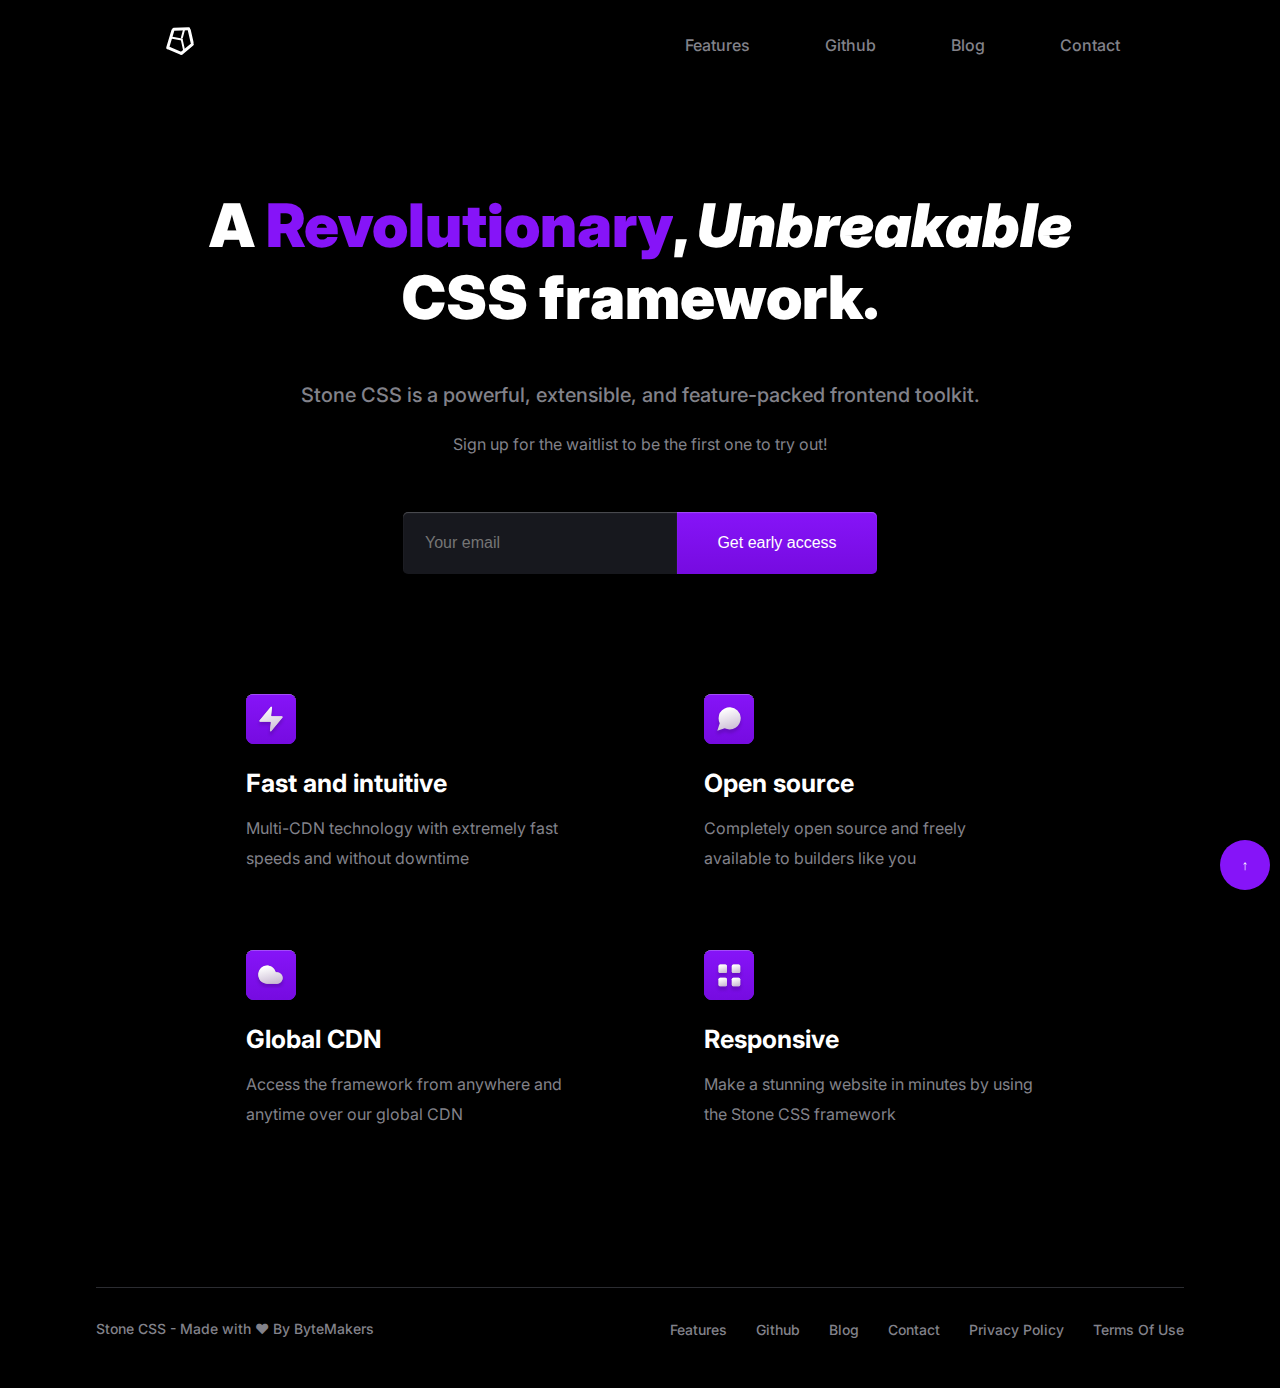
<file: index.html>
<!DOCTYPE html>
<html lang="en">
    <head>
                <!-- Primary Meta Tags -->
        <title>Stone CSS | A revolutionary Unbreakable CSS framework</title>
        <meta name="title" content="Stone CSS">
        <meta name="description" content="A Revolutionary Unbreakable CSS Framework for everyone. Stone CSS is a powerful, extensible, and feature-packed frontend toolkit.">
        <link rel="canonical" href="https://stonecss.com" />
        <meta property="og:type" content="website">
        <meta property="og:title" content="Stone CSS">
        <meta property="og:url" content="https://stonecss.com/">
        <meta property="og:image" content="https://assets.stonecss.com/assets/ogimage.JPG">
        <meta property="og:description" content="A Revolutionary Unbreakable CSS Framework for everyone. Stone CSS is a powerful, extensible, and feature-packed frontend toolkit.">
        <!-- twitter OG meta tags-->
        <meta name="twitter:title" content="Stone CSS">
        <meta name="twitter:description"
            content="A Revolutionary Unbreakable CSS Framework for everyone. Stone CSS is a powerful, extensible, and feature-packed frontend toolkit.">
        <meta name="twitter:image" content="https://assets.stonecss.com/assets/ogimage.JPG">
        <meta name="twitter:card" content="summary_large_image">
        <meta name="twitter:image:alt" content="stone-css-website">
        <link href="https://fonts.googleapis.com/css2?family=Inter:wght@300;500;700;900&display=swap" rel="stylesheet">
        <link rel="stylesheet" href="style.css">
        <link rel="icon" href="assets/favicon.ico" type="image/x-icon" />
        <meta name="viewport" content="width=device-width, initial-scale=1.0, maximum-scale=1.0, minimum-scale=1.0">
        <script async defer data-website-id="4cc28b5d-6ecb-47a7-9fb0-638190940c4b" src="https://analytics.system.stonecss.com/umami.js"></script>
        <script async src="https://pagead2.googlesyndication.com/pagead/js/adsbygoogle.js?client=ca-pub-8591162246929589"
        crossorigin="anonymous"></script>
    </head>
    <body>
        <button id = "btnScrollToTop">
            <i class = "material-icons">↑</i>
          </button>
        <div class="header">
            <div id="logo">
                <a href="">
                    <svg xmlns="http://www.w3.org/2000/svg" xmlns:xlink="http://www.w3.org/1999/xlink" width="40" zoomAndPan="magnify" viewBox="0 0 30 33.749998" height="45" preserveAspectRatio="xMidYMid meet" version="1.0"><defs><clipPath id="id1"><path d="M 0.109375 0 L 23 0 L 23 33.5 L 0.109375 33.5 Z M 0.109375 0 " clip-rule="nonzero"/></clipPath><clipPath id="id2"><path d="M 0.109375 4 L 25 4 L 25 24 L 0.109375 24 Z M 0.109375 4 " clip-rule="nonzero"/></clipPath><clipPath id="id3"><path d="M 0.109375 8 L 29 8 L 29 33.5 L 0.109375 33.5 Z M 0.109375 8 " clip-rule="nonzero"/></clipPath><clipPath id="id4"><path d="M 3 5 L 29.890625 5 L 29.890625 33.5 L 3 33.5 Z M 3 5 " clip-rule="nonzero"/></clipPath><clipPath id="id5"><path d="M 0.109375 0 L 29.890625 0 L 29.890625 20 L 0.109375 20 Z M 0.109375 0 " clip-rule="nonzero"/></clipPath><clipPath id="id6"><path d="M 9 0 L 29.890625 0 L 29.890625 30 L 9 30 Z M 9 0 " clip-rule="nonzero"/></clipPath></defs><g clip-path="url(#id1)"><path stroke-linecap="round" transform="matrix(0.650075, -2.175577, 2.139964, 0.639434, 5.46208, 21.854125)" fill="none" stroke-linejoin="miter" d="M 0.500545 0.00074297 L 6.387606 -0.000571882 " stroke="#ffffff" stroke-width="1" stroke-opacity="1" stroke-miterlimit="4"/></g><g clip-path="url(#id2)"><path stroke-linecap="round" transform="matrix(-1.49628, -0.267645, 0.262177, -1.465707, 17.011091, 14.734585)" fill="none" stroke-linejoin="miter" d="M 0.500705 -0.000674889 L 5.86829 -0.0000675599 " stroke="#ffffff" stroke-width="1" stroke-opacity="1" stroke-miterlimit="4"/></g><g clip-path="url(#id3)"><path stroke-linecap="round" transform="matrix(-2.030413, -0.834256, 0.848825, -2.06587, 16.892595, 25.371063)" fill="none" stroke-linejoin="miter" d="M 0.499501 0.000593505 L 5.266742 0.00033251 " stroke="#ffffff" stroke-width="1" stroke-opacity="1" stroke-miterlimit="4"/></g><g clip-path="url(#id4)"><path stroke-linecap="round" transform="matrix(1.764085, -1.447105, 1.416514, 1.726793, 15.309366, 25.648118)" fill="none" stroke-linejoin="miter" d="M 0.499661 0.000420163 L 5.052775 -0.000164804 " stroke="#ffffff" stroke-width="1" stroke-opacity="1" stroke-miterlimit="4"/></g><path stroke-linecap="round" transform="matrix(-0.320991, -1.430491, 1.452843, -0.326007, 18.138206, 22.920122)" fill="none" stroke-linejoin="miter" d="M 0.501337 -0.000494924 L 5.599597 -0.000646906 " stroke="#ffffff" stroke-width="1" stroke-opacity="1" stroke-miterlimit="4"/><g clip-path="url(#id5)"><path stroke-linecap="round" transform="matrix(-2.173661, 0.0742567, -0.076255, -2.232154, 22.564498, 6.561897)" fill="none" stroke-linejoin="miter" d="M 0.500486 0.00062974 L 5.663498 0.000887737 " stroke="#ffffff" stroke-width="1" stroke-opacity="1" stroke-miterlimit="4"/></g><g clip-path="url(#id6)"><path stroke-linecap="round" transform="matrix(-0.509201, -2.222636, 2.177054, -0.498758, 24.353326, 18.052192)" fill="none" stroke-linejoin="miter" d="M 0.499877 -0.000519781 L 4.724585 0.000760824 " stroke="#ffffff" stroke-width="1" stroke-opacity="1" stroke-miterlimit="4"/></g><path stroke-linecap="round" transform="matrix(-0.370329, 1.382088, -1.438235, -0.385374, 18.142868, 6.87533)" fill="none" stroke-linejoin="miter" d="M 0.500143 0.000430725 L 4.70858 0.00049074 " stroke="#ffffff" stroke-width="1" stroke-opacity="1" stroke-miterlimit="4"/></svg>
                </a>
            </div>
            <div class="hamburger">
                <div class="line1"></div>
                <div class="line2"></div>
                <div class="line3"></div>
            </div>
            <div id="nav">
                <a href="#feature">Features</a>
                <a href="https://github.com/devarshishimpi/stonecss" target="_blank">Github</a>
                <a href="https://blog.stonecss.com" target="_blank">Blog</a>
                <a href="./contact.html" >Contact</a>
            </div>
        </div>
        <div id="mobilenav">
            <a href="#feature">Features</a>

            <a href="https://github.com/devarshishimpi/stonecss" target="_blank">Github</a>
 <a href="https://blog.stonecss.com" target="_blank">Blog</a>
            <a href="./contact.html" >Contact</a>
        </div>
        <h1>A <span class="shine hover-animation">Revolutionary</span>, <i>Unbreakable</i><br>CSS framework.</h1>
        <br>
        <h2>Stone CSS is a powerful, extensible, and feature-packed frontend toolkit.</h2>
        <h8>Sign up for the waitlist to be the first one to try out!</h8>       
        <form id="main" netlify data-netlify="true"   data-netlify-recaptcha="true">
            <input class="input" name="MERGE0" type="email" placeholder="Your email" id="emailInput" required>
            <button class="cta" type="submit">Get early access</button>
            <div id="recaptcha"  data-netlify-recaptcha="true"></div>
        </form>
        <div id="feature">
            <div id="section-top">
                <div id="section2" class="section">
                    <img alt="Fast and intuitive" src="assets/fast.svg">
                    <h5>Fast and intuitive</h5>
                    <h6>Multi-CDN technology with extremely fast speeds and without downtime</h6>
                </div>
                <div id="section3" class="section">
                    <a href="https://github.com/devarshishimpi/Stone-CSS-Website"><img alt="Open Source" src="assets/feedback.svg"></a>
                    <h5>Open source</h5>
                    <h6>Completely open source and freely available to builders like you</h6>
                </div>
            </div>
            <div id="section-bottom">
                <div id="section4" class="section">
                    <a href="https://cdn.stonecss.com/"><img alt="Global CDN" src="assets/cloud.svg"></a>
                    <h5>Global CDN</h5>
                    <h6>Access the framework from anywhere and anytime over our global CDN</h6>
                </div>
                <div id="section5" class="section">
                    <img alt="Responsive" src="assets/integrated.svg">
                    <h5>Responsive</h5>
                    <h6>Make a stunning website in minutes by using the Stone CSS framework</h6>
                </div>
            </div>
            <div id="footer">
                <hr>
                <div id="right-footer">
                    <a href="#feature">Features</a>
                    <a href="https://github.com/devarshishimpi/stonecss" target="_blank">Github</a>
                    <a href="https://blog.stonecss.com" target="_blank">Blog</a>
                    <a href="./contact.html" >Contact</a>
                    <a href="./privacypolicy.html">Privacy Policy</a>
                    <a href="./terms.html">Terms Of Use</a>
                </div>
                <div id="left-footer">Stone CSS - Made with ❤ By ByteMakers</div>
            </div>
        </div>
        <!--Start of Tawk.to Script-->
            <script type="text/javascript">
                var Tawk_API=Tawk_API||{}, Tawk_LoadStart=new Date();
                (function(){
                var s1=document.createElement("script"),s0=document.getElementsByTagName("script")[0];
                s1.async=true;
                s1.src='https://embed.tawk.to/62fb287554f06e12d88edc61/1gaihc3cs';
                s1.charset='UTF-8';
                s1.setAttribute('crossorigin','*');
                s0.parentNode.insertBefore(s1,s0);
                })();
            </script>
            <script>
                const btnScrollToTop = document.getElementById("btnScrollToTop");
                btnScrollToTop.addEventListener("click", function(){
                  window.scrollTo({
                  top: 0,
                  left: 0,
                  behavior: "smooth"
                  });
                });
            </script>
        <!--End of Tawk.to Script-->
        <script src="index.js"></script>
    </body>
</html>
</file>
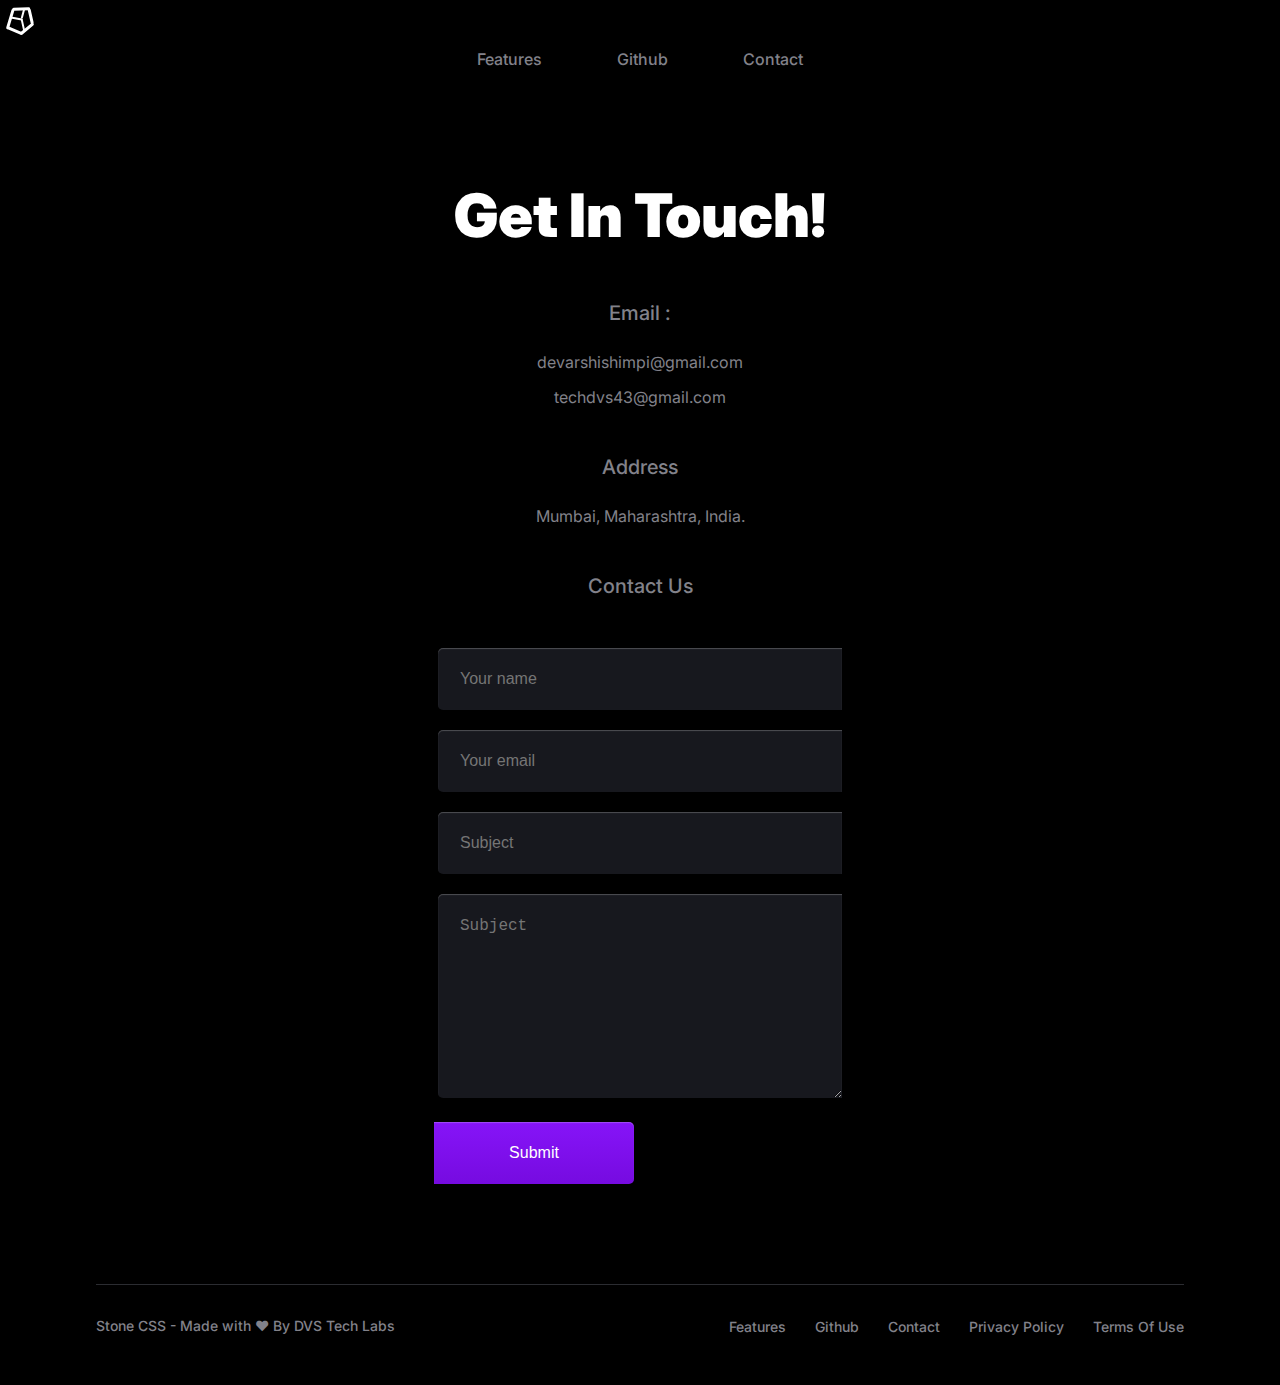
<file: contact.html>
<!DOCTYPE html>
<html lang="en">
    <head>
                <!-- Primary Meta Tags -->
        <title>Contact Us | Stone CSS</title>
        <meta name="title" content="Stone CSS">
        <meta name="description" content="A Revolutionary Unbreakable CSS Framework for everyone.">
        <meta property="og:type" content="website">
        <meta property="og:title" content="Stone CSS">
        <meta property="og:description" content="A Revolutionary Unbreakable CSS Framework for everyone.">
        <link href="https://fonts.googleapis.com/css2?family=Inter:wght@300;500;700;900&display=swap" rel="stylesheet">
        <link rel="stylesheet" href="style.css">
        <link rel="icon" href="assets/favicon.ico" type="image/x-icon" />
        <meta name="viewport" content="width=device-width, initial-scale=1.0, maximum-scale=1.0, minimum-scale=1.0">
        <script async src="https://www.googletagmanager.com/gtag/js?id=G-87TWH87MRF"></script>
        <script>
        window.dataLayer = window.dataLayer || [];
        function gtag(){dataLayer.push(arguments);}
         gtag('js', new Date());

        gtag('config', 'G-87TWH87MRF');
        </script>
    </head>
    <body>
        <div id="logo">
            <a href="index.html">
                <svg xmlns="http://www.w3.org/2000/svg" xmlns:xlink="http://www.w3.org/1999/xlink" width="40" zoomAndPan="magnify" viewBox="0 0 30 33.749998" height="45" preserveAspectRatio="xMidYMid meet" version="1.0"><defs><clipPath id="id1"><path d="M 0.109375 0 L 23 0 L 23 33.5 L 0.109375 33.5 Z M 0.109375 0 " clip-rule="nonzero"/></clipPath><clipPath id="id2"><path d="M 0.109375 4 L 25 4 L 25 24 L 0.109375 24 Z M 0.109375 4 " clip-rule="nonzero"/></clipPath><clipPath id="id3"><path d="M 0.109375 8 L 29 8 L 29 33.5 L 0.109375 33.5 Z M 0.109375 8 " clip-rule="nonzero"/></clipPath><clipPath id="id4"><path d="M 3 5 L 29.890625 5 L 29.890625 33.5 L 3 33.5 Z M 3 5 " clip-rule="nonzero"/></clipPath><clipPath id="id5"><path d="M 0.109375 0 L 29.890625 0 L 29.890625 20 L 0.109375 20 Z M 0.109375 0 " clip-rule="nonzero"/></clipPath><clipPath id="id6"><path d="M 9 0 L 29.890625 0 L 29.890625 30 L 9 30 Z M 9 0 " clip-rule="nonzero"/></clipPath></defs><g clip-path="url(#id1)"><path stroke-linecap="round" transform="matrix(0.650075, -2.175577, 2.139964, 0.639434, 5.46208, 21.854125)" fill="none" stroke-linejoin="miter" d="M 0.500545 0.00074297 L 6.387606 -0.000571882 " stroke="#ffffff" stroke-width="1" stroke-opacity="1" stroke-miterlimit="4"/></g><g clip-path="url(#id2)"><path stroke-linecap="round" transform="matrix(-1.49628, -0.267645, 0.262177, -1.465707, 17.011091, 14.734585)" fill="none" stroke-linejoin="miter" d="M 0.500705 -0.000674889 L 5.86829 -0.0000675599 " stroke="#ffffff" stroke-width="1" stroke-opacity="1" stroke-miterlimit="4"/></g><g clip-path="url(#id3)"><path stroke-linecap="round" transform="matrix(-2.030413, -0.834256, 0.848825, -2.06587, 16.892595, 25.371063)" fill="none" stroke-linejoin="miter" d="M 0.499501 0.000593505 L 5.266742 0.00033251 " stroke="#ffffff" stroke-width="1" stroke-opacity="1" stroke-miterlimit="4"/></g><g clip-path="url(#id4)"><path stroke-linecap="round" transform="matrix(1.764085, -1.447105, 1.416514, 1.726793, 15.309366, 25.648118)" fill="none" stroke-linejoin="miter" d="M 0.499661 0.000420163 L 5.052775 -0.000164804 " stroke="#ffffff" stroke-width="1" stroke-opacity="1" stroke-miterlimit="4"/></g><path stroke-linecap="round" transform="matrix(-0.320991, -1.430491, 1.452843, -0.326007, 18.138206, 22.920122)" fill="none" stroke-linejoin="miter" d="M 0.501337 -0.000494924 L 5.599597 -0.000646906 " stroke="#ffffff" stroke-width="1" stroke-opacity="1" stroke-miterlimit="4"/><g clip-path="url(#id5)"><path stroke-linecap="round" transform="matrix(-2.173661, 0.0742567, -0.076255, -2.232154, 22.564498, 6.561897)" fill="none" stroke-linejoin="miter" d="M 0.500486 0.00062974 L 5.663498 0.000887737 " stroke="#ffffff" stroke-width="1" stroke-opacity="1" stroke-miterlimit="4"/></g><g clip-path="url(#id6)"><path stroke-linecap="round" transform="matrix(-0.509201, -2.222636, 2.177054, -0.498758, 24.353326, 18.052192)" fill="none" stroke-linejoin="miter" d="M 0.499877 -0.000519781 L 4.724585 0.000760824 " stroke="#ffffff" stroke-width="1" stroke-opacity="1" stroke-miterlimit="4"/></g><path stroke-linecap="round" transform="matrix(-0.370329, 1.382088, -1.438235, -0.385374, 18.142868, 6.87533)" fill="none" stroke-linejoin="miter" d="M 0.500143 0.000430725 L 4.70858 0.00049074 " stroke="#ffffff" stroke-width="1" stroke-opacity="1" stroke-miterlimit="4"/></svg>
            </a>
        </div>
        <div id="nav">
            <a href="#feature">Features</a>
            <a href="https://github.com/devarshishimpi/Stone-CSS-Website" target="_blank">Github</a>
            <a href="./contact.html" >Contact</a>
        </div>
        <h1>Get In Touch!</h1>
        <br>
        <h2>Email :</h2>
        <h8>devarshishimpi@gmail.com<br>techdvs43@gmail.com</h8>
        <br>
        <br>
        <h2>Address</h2>
        <h8>Mumbai, Maharashtra, India.</h8>
        <br>
        <br>
        <h2>Contact Us</h2>
        <form id="contact" netlify data-netlify="true" data-netlify-recaptcha="true">
            <span id="main">
                <input class="input" name="MERGE0" type="text" placeholder="Your name" id="nameInput" style="width: 400px;" required>
                <br><br>
                <input class="input" name="MERGE0" type="email" placeholder="Your email" id="emailInput" style="width: 400px;" required>
                <br><br>
                <input class="input" name="MERGE0" type="text" placeholder="Subject" id="subjectInput" style="width: 400px;" required>
                <br><br>
                <textarea class="input" name="MERGE0" type="text" placeholder="Subject" id="subjectInput" style="width: 400px; min-height: 200px; max-width: 400px;" required></textarea>
                <br><br>
                <button class="cta" type="submit">Submit</button>
                <div id="recaptcha"  data-netlify-recaptcha="true"></div>
            </span>
        </form>
        <div>
            <div id="footer">
                <hr>
                <div id="right-footer">
                    <a href="#feature">Features</a>
                    <a href="https://github.com/devarshishimpi/Stone-CSS-Website" target="_blank">Github</a>
                    <a href="./contact.html" >Contact</a>
                    <a href="./privacypolicy.html">Privacy Policy</a>
                    <a href="./terms.html">Terms Of Use</a>
                </div>
                <div id="left-footer">Stone CSS - Made with ❤ By DVS Tech Labs</div>
            </div>
        </div>

        <script src="index.js"></script>
    </body>
</html>
</file>
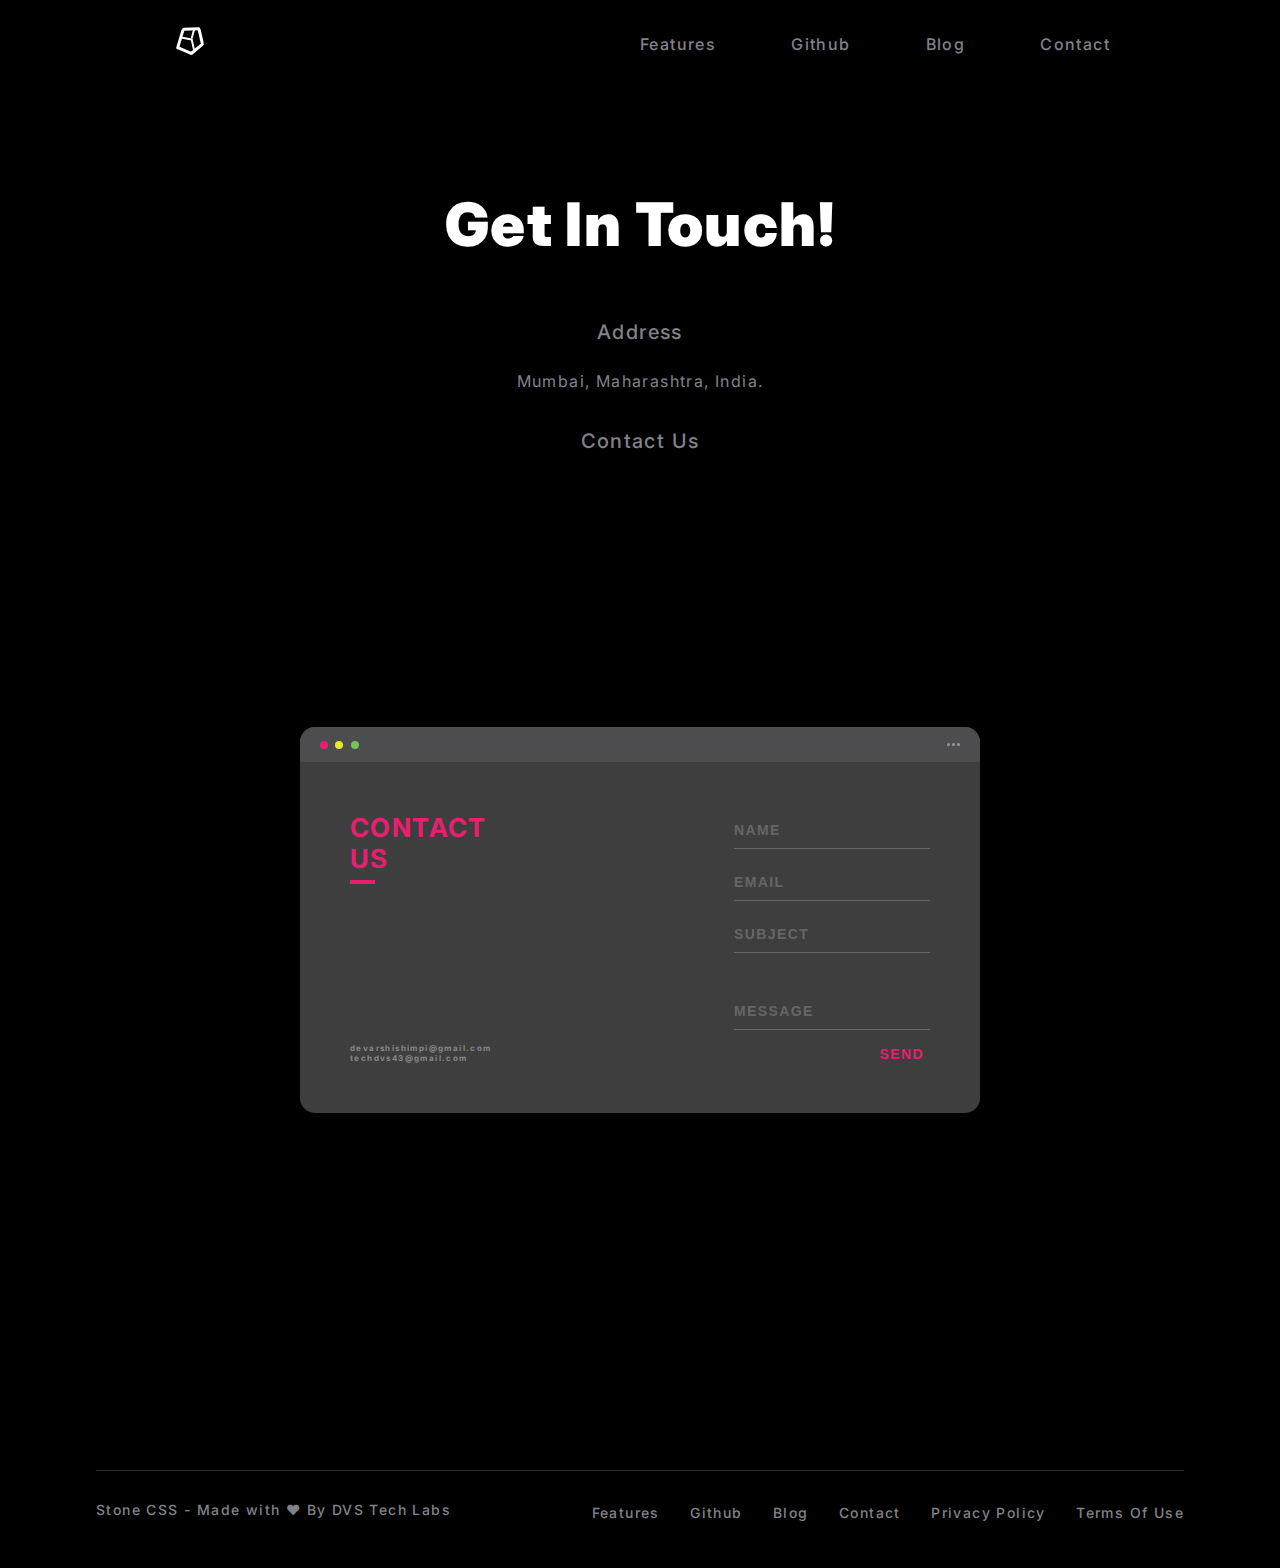
<file: contactForm.html>
<!DOCTYPE html>
<html lang="en">
    <head>
                <!-- Primary Meta Tags -->
        <title>Contact Us | Stone CSS</title>
        <meta name="title" content="Stone CSS">
        <meta name="description" content="Stone CSS. Get in touch. Contact Us.">
        <link rel="canonical" href="https://stonecss.com/contact.html" />
        <link rel="stylesheet" href="form.css">
        <meta property="og:type" content="website">
        <meta property="og:title" content="Stone CSS">
        <meta property="og:url" content="https://stonecss.com/contact">
        <meta property="og:image" content="https://assets.stonecss.com/assets/ogimagecontact.JPG">
        <meta property="og:description" content="Stone CSS. Get in touch. Contact Us.">
        <!-- twitter OG meta tags-->
        <meta name="twitter:title" content="Stone CSS">
        <meta name="twitter:description"
            content="A Revolutionary Unbreakable CSS Framework for everyone. Stone CSS is a powerful, extensible, and feature-packed frontend toolkit.">
        <meta name="twitter:image" content="https://assets.stonecss.com/assets/ogimage.JPG">
        <meta name="twitter:card" content="summary_large_image">
        <meta name="twitter:image:alt" content="stone-css-website">
        <link href="https://fonts.googleapis.com/css2?family=Inter:wght@300;500;700;900&display=swap" rel="stylesheet">
        <link rel="stylesheet" href="style.css">
        <link rel="icon" href="assets/favicon.ico" type="image/x-icon" />
        <meta name="viewport" content="width=device-width, initial-scale=1.0, maximum-scale=1.0, minimum-scale=1.0">
        <script async defer data-website-id="4cc28b5d-6ecb-47a7-9fb0-638190940c4b" src="https://analytics.system.stonecss.com/umami.js"></script>
        <script async src="https://pagead2.googlesyndication.com/pagead/js/adsbygoogle.js?client=ca-pub-8591162246929589"
        crossorigin="anonymous"></script>
    </head>
    <body>
        <div class="header">
        <div id="logo">
            <a href="index.html">
                <svg xmlns="http://www.w3.org/2000/svg" xmlns:xlink="http://www.w3.org/1999/xlink" width="40" zoomAndPan="magnify" viewBox="0 0 30 33.749998" height="45" preserveAspectRatio="xMidYMid meet" version="1.0"><defs><clipPath id="id1"><path d="M 0.109375 0 L 23 0 L 23 33.5 L 0.109375 33.5 Z M 0.109375 0 " clip-rule="nonzero"/></clipPath><clipPath id="id2"><path d="M 0.109375 4 L 25 4 L 25 24 L 0.109375 24 Z M 0.109375 4 " clip-rule="nonzero"/></clipPath><clipPath id="id3"><path d="M 0.109375 8 L 29 8 L 29 33.5 L 0.109375 33.5 Z M 0.109375 8 " clip-rule="nonzero"/></clipPath><clipPath id="id4"><path d="M 3 5 L 29.890625 5 L 29.890625 33.5 L 3 33.5 Z M 3 5 " clip-rule="nonzero"/></clipPath><clipPath id="id5"><path d="M 0.109375 0 L 29.890625 0 L 29.890625 20 L 0.109375 20 Z M 0.109375 0 " clip-rule="nonzero"/></clipPath><clipPath id="id6"><path d="M 9 0 L 29.890625 0 L 29.890625 30 L 9 30 Z M 9 0 " clip-rule="nonzero"/></clipPath></defs><g clip-path="url(#id1)"><path stroke-linecap="round" transform="matrix(0.650075, -2.175577, 2.139964, 0.639434, 5.46208, 21.854125)" fill="none" stroke-linejoin="miter" d="M 0.500545 0.00074297 L 6.387606 -0.000571882 " stroke="#ffffff" stroke-width="1" stroke-opacity="1" stroke-miterlimit="4"/></g><g clip-path="url(#id2)"><path stroke-linecap="round" transform="matrix(-1.49628, -0.267645, 0.262177, -1.465707, 17.011091, 14.734585)" fill="none" stroke-linejoin="miter" d="M 0.500705 -0.000674889 L 5.86829 -0.0000675599 " stroke="#ffffff" stroke-width="1" stroke-opacity="1" stroke-miterlimit="4"/></g><g clip-path="url(#id3)"><path stroke-linecap="round" transform="matrix(-2.030413, -0.834256, 0.848825, -2.06587, 16.892595, 25.371063)" fill="none" stroke-linejoin="miter" d="M 0.499501 0.000593505 L 5.266742 0.00033251 " stroke="#ffffff" stroke-width="1" stroke-opacity="1" stroke-miterlimit="4"/></g><g clip-path="url(#id4)"><path stroke-linecap="round" transform="matrix(1.764085, -1.447105, 1.416514, 1.726793, 15.309366, 25.648118)" fill="none" stroke-linejoin="miter" d="M 0.499661 0.000420163 L 5.052775 -0.000164804 " stroke="#ffffff" stroke-width="1" stroke-opacity="1" stroke-miterlimit="4"/></g><path stroke-linecap="round" transform="matrix(-0.320991, -1.430491, 1.452843, -0.326007, 18.138206, 22.920122)" fill="none" stroke-linejoin="miter" d="M 0.501337 -0.000494924 L 5.599597 -0.000646906 " stroke="#ffffff" stroke-width="1" stroke-opacity="1" stroke-miterlimit="4"/><g clip-path="url(#id5)"><path stroke-linecap="round" transform="matrix(-2.173661, 0.0742567, -0.076255, -2.232154, 22.564498, 6.561897)" fill="none" stroke-linejoin="miter" d="M 0.500486 0.00062974 L 5.663498 0.000887737 " stroke="#ffffff" stroke-width="1" stroke-opacity="1" stroke-miterlimit="4"/></g><g clip-path="url(#id6)"><path stroke-linecap="round" transform="matrix(-0.509201, -2.222636, 2.177054, -0.498758, 24.353326, 18.052192)" fill="none" stroke-linejoin="miter" d="M 0.499877 -0.000519781 L 4.724585 0.000760824 " stroke="#ffffff" stroke-width="1" stroke-opacity="1" stroke-miterlimit="4"/></g><path stroke-linecap="round" transform="matrix(-0.370329, 1.382088, -1.438235, -0.385374, 18.142868, 6.87533)" fill="none" stroke-linejoin="miter" d="M 0.500143 0.000430725 L 4.70858 0.00049074 " stroke="#ffffff" stroke-width="1" stroke-opacity="1" stroke-miterlimit="4"/></svg>
            </a>
        </div>
        <div class="hamburger">
            <div class="line1"></div>
            <div class="line2"></div>
            <div class="line3"></div>
        </div>
        <div id="nav">
            <a href="./index.html#feature">Features</a>
            <a href="https://github.com/devarshishimpi/Stone-CSS-Website" target="_blank">Github</a>
            <a href="https://blog.stonecss.com" target="_blank">Blog</a>
            <a href="./contact.html" >Contact</a>
        </div>
        </div>
        <div id="mobilenav">
            <a href="./index.html#feature">Features</a>
            <a href="https://github.com/devarshishimpi/Stone-CSS-Website" target="_blank">Github</a>
            <a href="https://blog.stonecss.com" target="_blank">Blog</a>
            <a href="./contact.html" >Contact</a>
        </div>
        <h1>Get In Touch!</h1>
        <br>
        <br>
        <h2>Address</h2>
        <h8>Mumbai, Maharashtra, India.</h8>
        <br>
        <br>
        <h2>Contact Us</h2>
        <div class="background">
            <div class="container">
              <div class="screen">
                <div class="screen-header">
                  <div class="screen-header-left">
                    <div class="screen-header-button close"></div>
                    <div class="screen-header-button maximize"></div>
                    <div class="screen-header-button minimize"></div>
                  </div>
                  <div class="screen-header-right">
                    <div class="screen-header-ellipsis"></div>
                    <div class="screen-header-ellipsis"></div>
                    <div class="screen-header-ellipsis"></div>
                  </div>
                </div>
                <div class="screen-body">
                  <div class="screen-body-item left">
                    <div class="app-title">
                      <span>CONTACT</span>
                      <span>US</span>
                    </div>
                    <div class="app-contact"><a href="mailto:devarshishimpi@gmail.com">devarshishimpi@gmail.com</a></div>
                    <div class="app-contact2"><a href="mailto:techdvs43@gmail.com">techdvs43@gmail.com</a></div>
                  </div>
                  <form id="contact" netlify data-netlify="true" data-netlify-recaptcha="true">
                    <div class="screen-body-item">
                        <div class="app-form">
                          <div class="app-form-group">
                            <input class="app-form-control" placeholder="NAME" name="MERGE0" type="text" id="nameInput" required>
                          </div>
                          <div class="app-form-group">
                            <input class="app-form-control" placeholder="EMAIL" name="MERGE0" type="email" id="emailInput" required>
                          </div>
                          <div class="app-form-group">
                            <input class="app-form-control" placeholder="Subject" name="MERGE0" type="text" id="subjectInput" required>
                          </div>
                          <div class="app-form-group message">
                            <input class="app-form-control" placeholder="MESSAGE" name="MERGE0" type="text" id="subjectInput">
                          </div>
                          <div class="app-form-group buttons">
                            <button class="app-form-button" type="submit">SEND</button>
                          </div>
                        </div>
                      </div>
                      <div id="recaptcha"  data-netlify-recaptcha="true"></div>
                  </form>
                </div>
              </div>
            </div>
            </div>
            
          
        <div>
            <div id="footer">
                <hr>
                <div id="right-footer">
                    <a href="./index.html#feature">Features</a>
                    <a href="https://github.com/devarshishimpi/Stone-CSS-Website" target="_blank">Github</a>
                    <a href="https://blog.stonecss.com" target="_blank">Blog</a>
                    <a href="./contact.html" >Contact</a>
                    <a href="./privacypolicy.html">Privacy Policy</a>
                    <a href="./terms.html">Terms Of Use</a>
                </div>
                <div id="left-footer">Stone CSS - Made with ❤ By DVS Tech Labs</div>
            </div>
        </div>
        <!--Start of Tawk.to Script-->
        <script type="text/javascript">
            var Tawk_API=Tawk_API||{}, Tawk_LoadStart=new Date();
            (function(){
            var s1=document.createElement("script"),s0=document.getElementsByTagName("script")[0];
            s1.async=true;
            s1.src='https://embed.tawk.to/62fb287554f06e12d88edc61/1gaihc3cs';
            s1.charset='UTF-8';
            s1.setAttribute('crossorigin','*');
            s0.parentNode.insertBefore(s1,s0);
            })();
        </script>
        <!--End of Tawk.to Script-->
        <script src="index.js"></script>
    </body>
</html>
</file>
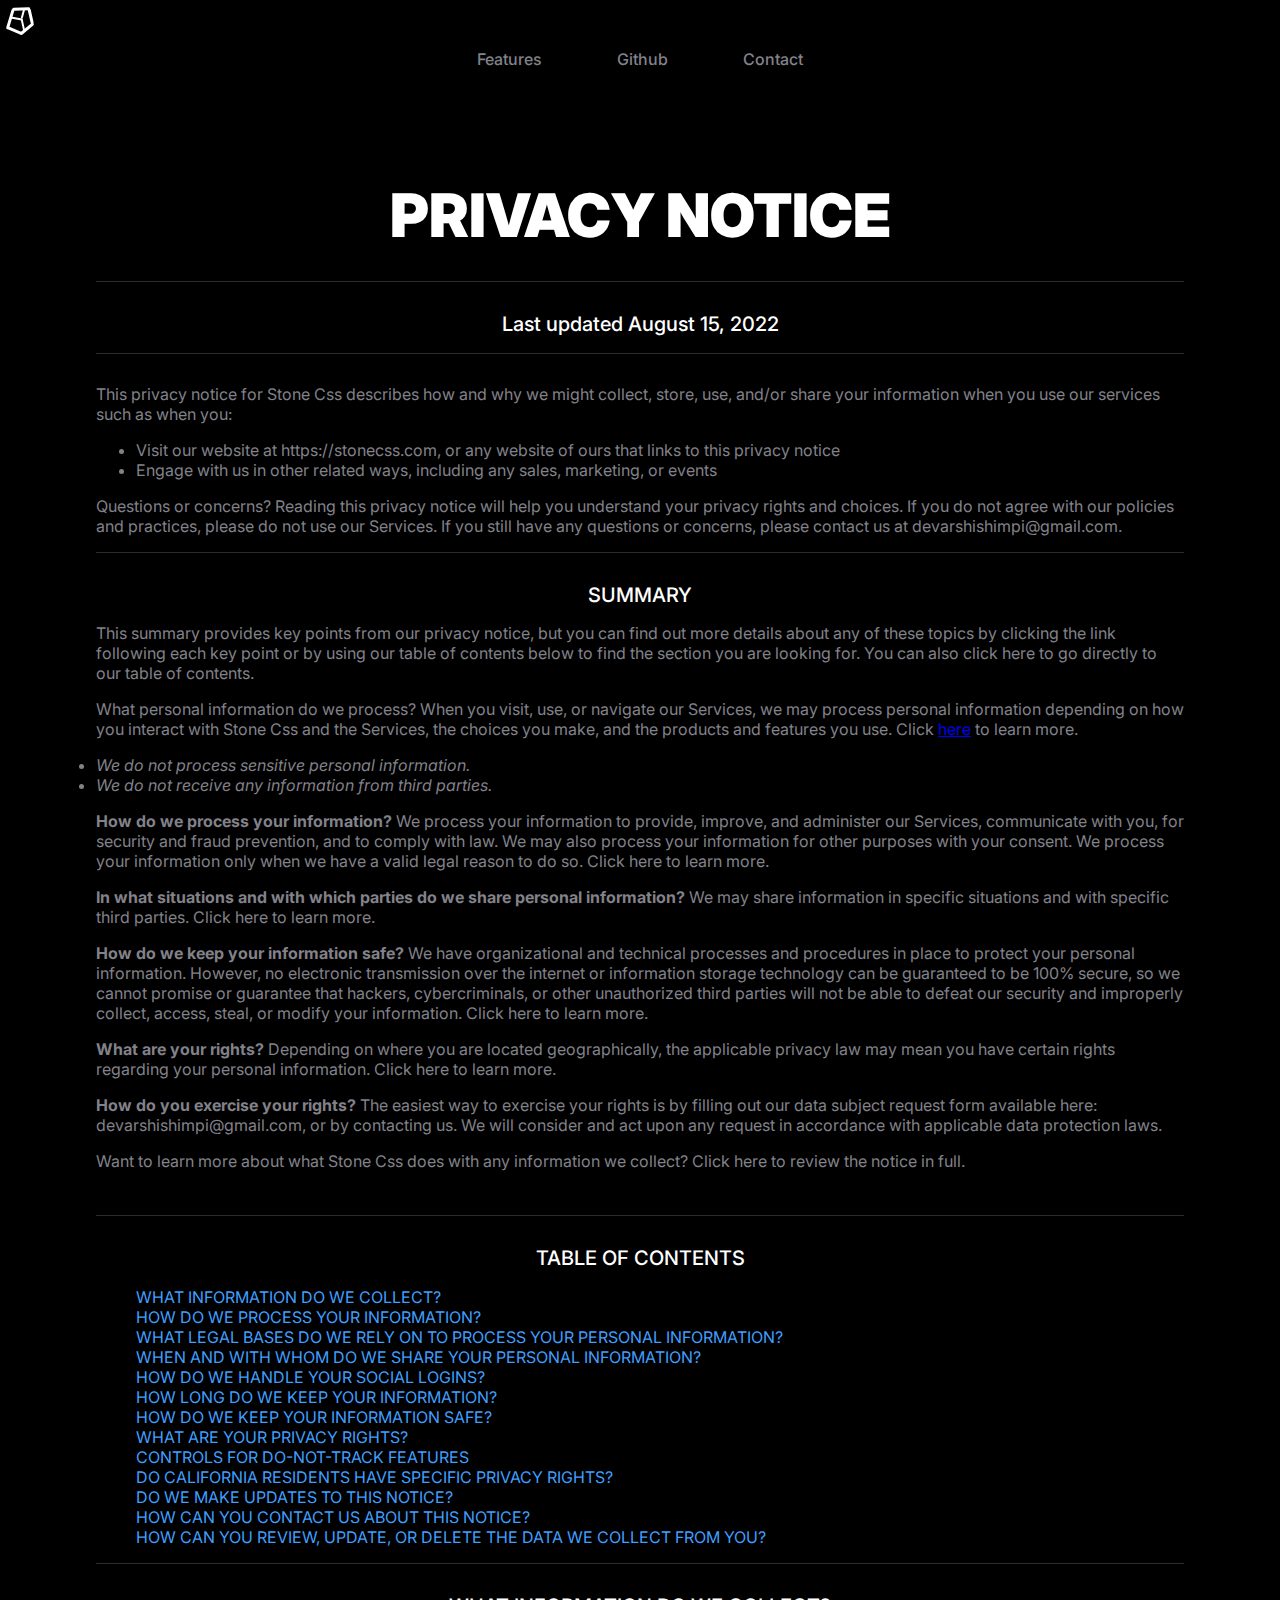
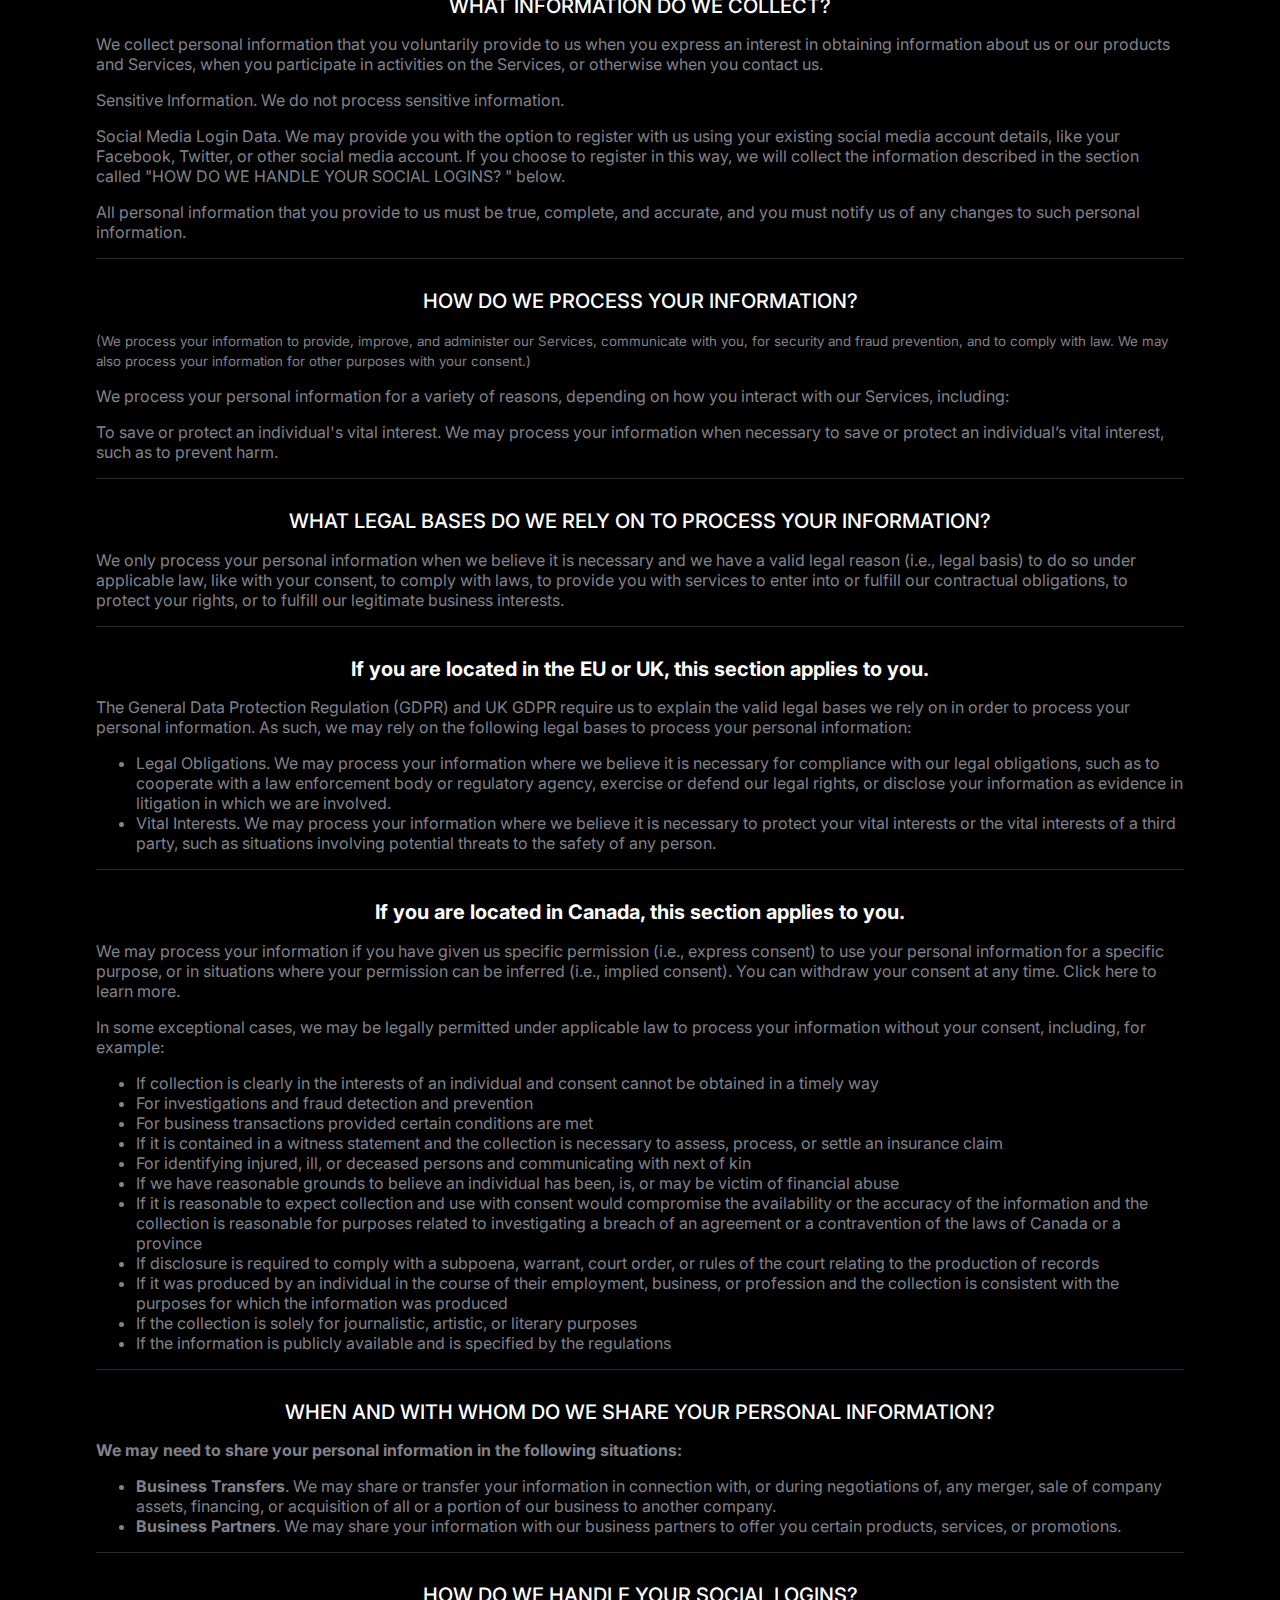
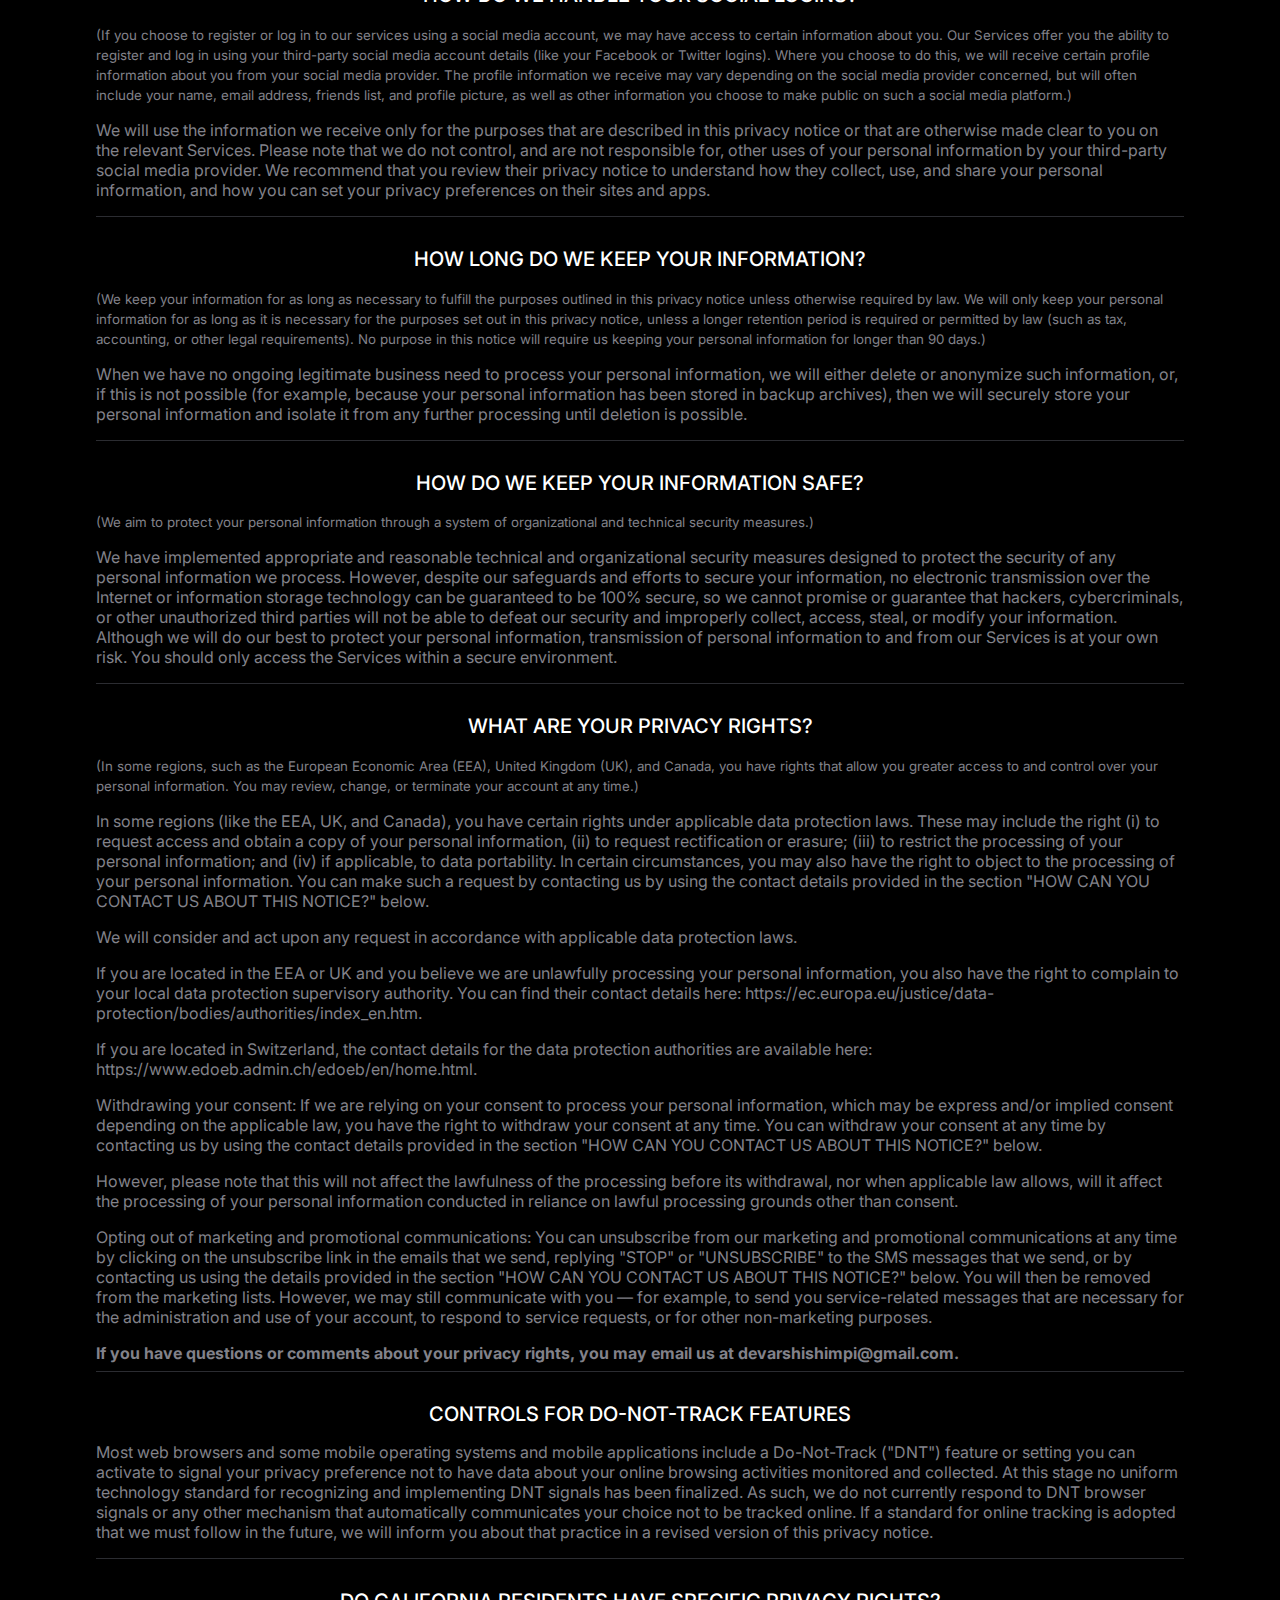
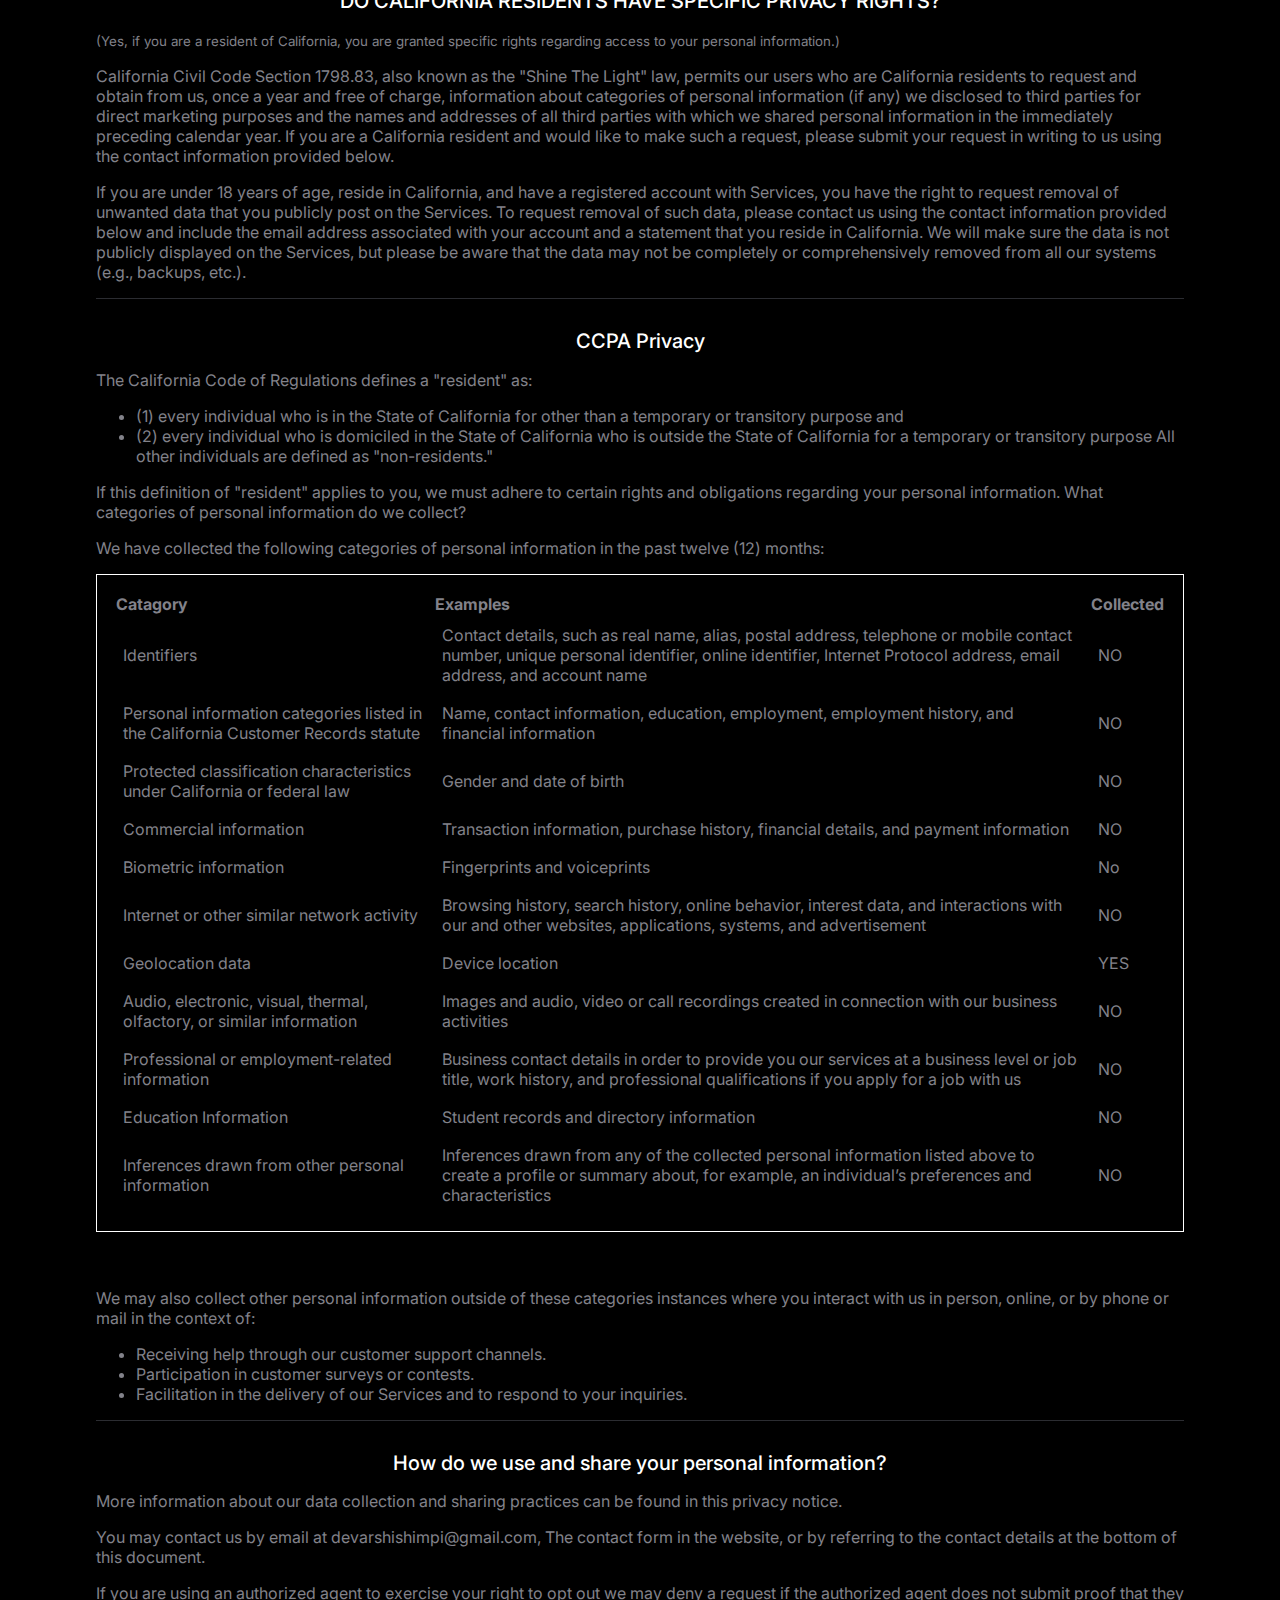
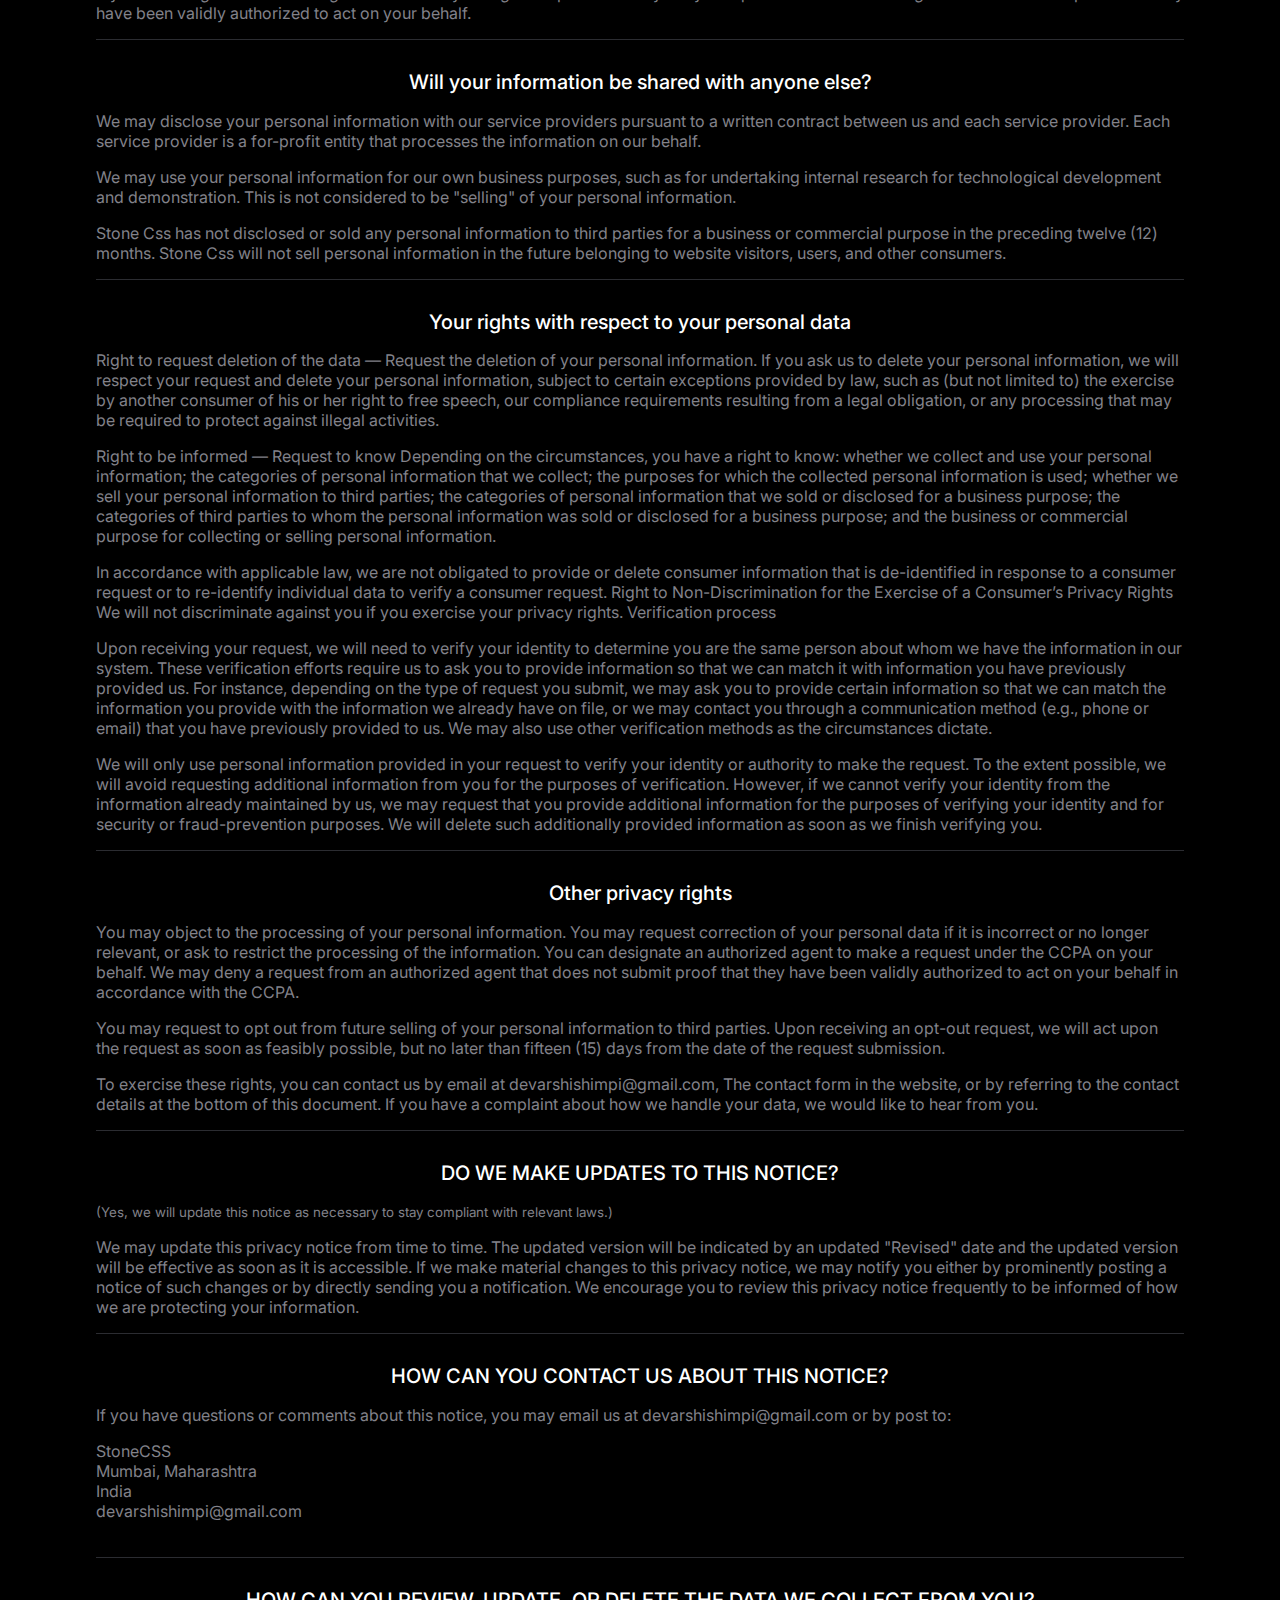
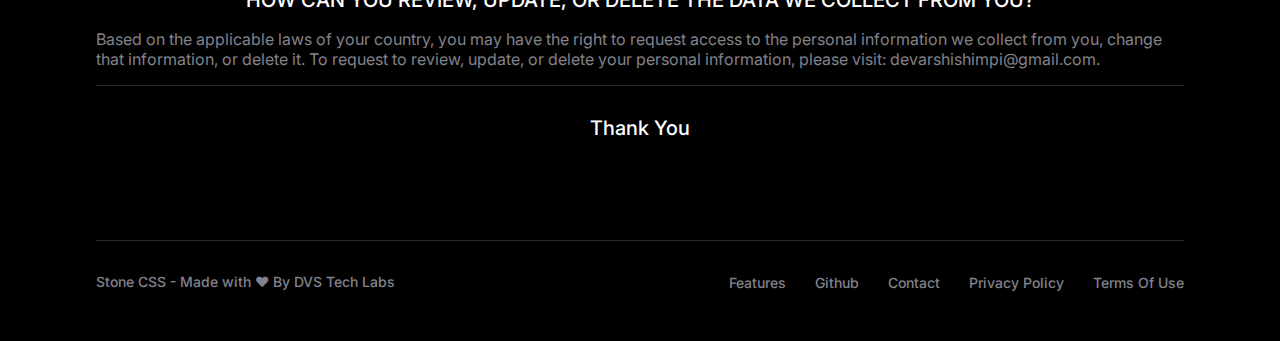
<file: privacypolicy.html>
<!DOCTYPE html>
<html lang="en">
    <head>
                <!-- Primary Meta Tags -->
        <title>Privacy Policy | Stone CSS</title>
        <meta name="title" content="Stone CSS">
        <meta name="description" content="Stone CSS. Your Privacy Matters.">
        <meta property="og:type" content="website">
        <meta property="og:title" content="Stone CSS">
        <meta property="og:url" content="https://stonecss.com/privacypolicy.html">
        <meta property="og:image" content="https://assets.stonecss.com/assets/ogimageprivacypolicy.JPG">
        <meta property="og:description" content="Stone CSS. Your Privacy Matters.">
        <link href="https://fonts.googleapis.com/css2?family=Inter:wght@300;500;700;900&display=swap" rel="stylesheet">
        <link rel="stylesheet" href="style.css">
        <link rel="icon" href="assets/favicon.ico" type="image/x-icon" />
        <meta name="viewport" content="width=device-width, initial-scale=1.0, maximum-scale=1.0, minimum-scale=1.0">
        <script async defer data-website-id="4cc28b5d-6ecb-47a7-9fb0-638190940c4b" src="https://analytics.system.stonecss.com/umami.js"></script>
    </head>

<body>
  <div id="logo">
    <a href="index.html">
      <svg xmlns="http://www.w3.org/2000/svg" xmlns:xlink="http://www.w3.org/1999/xlink" width="40" zoomAndPan="magnify"
        viewBox="0 0 30 33.749998" height="45" preserveAspectRatio="xMidYMid meet" version="1.0">
        <defs>
          <clipPath id="id1">
            <path d="M 0.109375 0 L 23 0 L 23 33.5 L 0.109375 33.5 Z M 0.109375 0 " clip-rule="nonzero" />
          </clipPath>
          <clipPath id="id2">
            <path d="M 0.109375 4 L 25 4 L 25 24 L 0.109375 24 Z M 0.109375 4 " clip-rule="nonzero" />
          </clipPath>
          <clipPath id="id3">
            <path d="M 0.109375 8 L 29 8 L 29 33.5 L 0.109375 33.5 Z M 0.109375 8 " clip-rule="nonzero" />
          </clipPath>
          <clipPath id="id4">
            <path d="M 3 5 L 29.890625 5 L 29.890625 33.5 L 3 33.5 Z M 3 5 " clip-rule="nonzero" />
          </clipPath>
          <clipPath id="id5">
            <path d="M 0.109375 0 L 29.890625 0 L 29.890625 20 L 0.109375 20 Z M 0.109375 0 " clip-rule="nonzero" />
          </clipPath>
          <clipPath id="id6">
            <path d="M 9 0 L 29.890625 0 L 29.890625 30 L 9 30 Z M 9 0 " clip-rule="nonzero" />
          </clipPath>
        </defs>
        <g clip-path="url(#id1)">
          <path stroke-linecap="round" transform="matrix(0.650075, -2.175577, 2.139964, 0.639434, 5.46208, 21.854125)"
            fill="none" stroke-linejoin="miter" d="M 0.500545 0.00074297 L 6.387606 -0.000571882 " stroke="#ffffff"
            stroke-width="1" stroke-opacity="1" stroke-miterlimit="4" />
        </g>
        <g clip-path="url(#id2)">
          <path stroke-linecap="round"
            transform="matrix(-1.49628, -0.267645, 0.262177, -1.465707, 17.011091, 14.734585)" fill="none"
            stroke-linejoin="miter" d="M 0.500705 -0.000674889 L 5.86829 -0.0000675599 " stroke="#ffffff"
            stroke-width="1" stroke-opacity="1" stroke-miterlimit="4" />
        </g>
        <g clip-path="url(#id3)">
          <path stroke-linecap="round"
            transform="matrix(-2.030413, -0.834256, 0.848825, -2.06587, 16.892595, 25.371063)" fill="none"
            stroke-linejoin="miter" d="M 0.499501 0.000593505 L 5.266742 0.00033251 " stroke="#ffffff" stroke-width="1"
            stroke-opacity="1" stroke-miterlimit="4" />
        </g>
        <g clip-path="url(#id4)">
          <path stroke-linecap="round" transform="matrix(1.764085, -1.447105, 1.416514, 1.726793, 15.309366, 25.648118)"
            fill="none" stroke-linejoin="miter" d="M 0.499661 0.000420163 L 5.052775 -0.000164804 " stroke="#ffffff"
            stroke-width="1" stroke-opacity="1" stroke-miterlimit="4" />
        </g>
        <path stroke-linecap="round" transform="matrix(-0.320991, -1.430491, 1.452843, -0.326007, 18.138206, 22.920122)"
          fill="none" stroke-linejoin="miter" d="M 0.501337 -0.000494924 L 5.599597 -0.000646906 " stroke="#ffffff"
          stroke-width="1" stroke-opacity="1" stroke-miterlimit="4" />
        <g clip-path="url(#id5)">
          <path stroke-linecap="round"
            transform="matrix(-2.173661, 0.0742567, -0.076255, -2.232154, 22.564498, 6.561897)" fill="none"
            stroke-linejoin="miter" d="M 0.500486 0.00062974 L 5.663498 0.000887737 " stroke="#ffffff" stroke-width="1"
            stroke-opacity="1" stroke-miterlimit="4" />
        </g>
        <g clip-path="url(#id6)">
          <path stroke-linecap="round"
            transform="matrix(-0.509201, -2.222636, 2.177054, -0.498758, 24.353326, 18.052192)" fill="none"
            stroke-linejoin="miter" d="M 0.499877 -0.000519781 L 4.724585 0.000760824 " stroke="#ffffff"
            stroke-width="1" stroke-opacity="1" stroke-miterlimit="4" />
        </g>
        <path stroke-linecap="round" transform="matrix(-0.370329, 1.382088, -1.438235, -0.385374, 18.142868, 6.87533)"
          fill="none" stroke-linejoin="miter" d="M 0.500143 0.000430725 L 4.70858 0.00049074 " stroke="#ffffff"
          stroke-width="1" stroke-opacity="1" stroke-miterlimit="4" />
      </svg>
    </a>
  </div>
  <div id="nav">
    <a href="./index.html/#feature">Features</a>
    <a href="https://github.com/devarshishimpi/Stone-CSS-Website" target="_blank">Github</a>
    <a href="./contact.html">Contact</a>
  </div>
  <div id="policy">

    <h1>
      PRIVACY NOTICE
    </h1>
    <hr>
    <h2>
      Last updated August 15, 2022
    </h2>
    <hr>

    <p>This privacy notice for Stone Css describes how and why we might collect,
      store, use, and/or share your information when you use our services such as when you:</p>

    <ul>
      <li>
        Visit our website at https://stonecss.com, or any website of ours that links to this privacy notice

      </li>
      <li>
        Engage with us in other related ways, including any sales, marketing, or events
      </li>
    </ul>

    <p>Questions or concerns? Reading this privacy notice will help you understand your privacy rights and choices. If
      you do not agree with our policies and practices, please do not use our Services. If you still have any questions
      or concerns, please contact us at devarshishimpi@gmail.com.</p>

    <h2>
      <hr>
      SUMMARY
    </h2>

    <p>
      This summary provides key points from our privacy notice, but you can find out more details about any of these
      topics by clicking the link following each key point or by using our table of contents below to find the section
      you are looking for. You can also click here to go directly to our table of contents.

    </p>
    <p>
      What personal information do we process? When you visit, use, or navigate our Services, we may process personal
      information depending on how you interact with Stone Css and the Services, the choices you make, and the products
      and features you use. Click <a href="#">here</a> to learn more.
    </p>

    <li>
      <em>We do not process sensitive personal information.</em>
    </li>
    <li>
      <em>We do not receive any information from third parties.</em>
    </li>


    <p>
      <b>How do we process your information?</b> We process your information to provide, improve, and administer our
      Services, communicate with you, for security and fraud prevention, and to comply with law. We may also process
      your information for other purposes with your consent. We process your information only when we have a valid legal
      reason to do so. Click here to learn more.
    </p>

    <p>
      <b>In what situations and with which parties do we share personal information?</b> We may share information in
      specific
      situations and with specific third parties. Click here to learn more.
    </p>

    <p>
      <b>How do we keep your information safe?</b> We have organizational and technical processes and procedures in
      place to
      protect your personal information. However, no electronic transmission over the internet or information storage
      technology can be guaranteed to be 100% secure, so we cannot promise or guarantee that hackers, cybercriminals, or
      other unauthorized third parties will not be able to defeat our security and improperly collect, access, steal, or
      modify your information. Click here to learn more.
    </p>

    <p>
      <b>What are your rights?</b> Depending on where you are located geographically, the applicable privacy law may
      mean you
      have certain rights regarding your personal information. Click here to learn more.
    </p>

    <p>
      <b>How do you exercise your rights?</b> The easiest way to exercise your rights is by filling out our data subject
      request form available here: devarshishimpi@gmail.com, or by contacting us. We will consider and act upon any
      request in accordance with applicable data protection laws.
    </p>

    <p>
      Want to learn more about what Stone Css does with any information we collect? Click here to review the notice in
      full.
    </p>

    <br>
    <hr />
    <h2>TABLE OF CONTENTS</h2>
    <ul id="toc">
      <li><a href="#toc1">WHAT INFORMATION DO WE COLLECT?</a>
      </li>
      <li><a href="#toc2">HOW DO WE PROCESS YOUR INFORMATION?</a>
      </li>
      <li><a href="#toc3">WHAT LEGAL BASES DO WE RELY ON TO PROCESS YOUR PERSONAL INFORMATION?</a>
      </li>
      <li><a href="#toc4">WHEN AND WITH WHOM DO WE SHARE YOUR PERSONAL INFORMATION?</a>
      </li>
      <li><a href="#toc5">HOW DO WE HANDLE YOUR SOCIAL LOGINS?</a>
      </li>
      <li><a href="#toc6">HOW LONG DO WE KEEP YOUR INFORMATION?</a>
      </li>
      <li><a href="#toc7">HOW DO WE KEEP YOUR INFORMATION SAFE?</a>
      </li>
      <li><a href="#toc8">WHAT ARE YOUR PRIVACY RIGHTS?</a></li>
      <li><a href="#toc9">CONTROLS FOR DO-NOT-TRACK FEATURES</a></li>
      <li><a href="#toc10">DO CALIFORNIA RESIDENTS HAVE SPECIFIC PRIVACY RIGHTS?</a>
      </li>
      <li><a href="#toc11">DO WE MAKE UPDATES TO THIS NOTICE?</a>
      </li>
      <li><a href="#toc12">HOW CAN YOU CONTACT US ABOUT THIS NOTICE?</a>
      </li>
      <li><a href="#toc13">HOW CAN YOU REVIEW, UPDATE, OR DELETE THE DATA WE COLLECT FROM YOU?</a>
      </li>
    </ul>
    <hr>

    <h2 id="toc1">WHAT INFORMATION DO WE COLLECT?</h2>

    <p>
      We collect personal information that you voluntarily provide to us when you express an interest in obtaining
      information about us or our products and Services, when you participate in activities on the Services, or
      otherwise when you contact us.
    </p>

    <p>Sensitive Information. We do not process sensitive information.
    </p>
    <p>Social Media Login Data. We may provide you with the option to register with us using your existing social media
      account details, like your Facebook, Twitter, or other social media account. If you choose to register in this
      way, we will collect the information described in the section called "HOW DO WE HANDLE YOUR SOCIAL
      LOGINS? " below.
    </p>

    <p>All personal information that you provide to us must be true, complete, and accurate, and you must notify us of
      any changes to such personal information.
    </p>
    <hr>

    <h2 id="toc2">HOW DO WE PROCESS YOUR INFORMATION?
    </h2>


    <small>(We process your information to provide, improve, and administer our Services, communicate with you, for
      security and fraud prevention, and to comply with law. We may also process your information for other purposes
      with your consent.)
    </small>
    <p>We process your personal information for a variety of reasons, depending on how you interact with our Services,
      including:
    </p>

    <p>To save or protect an individual's vital interest. We may process your information when necessary to save or
      protect an individual’s vital interest, such as to prevent harm.
    </p>

    <hr>
    <h2>WHAT LEGAL BASES DO WE RELY ON TO PROCESS YOUR INFORMATION?
    </h2>

    <p>We only process your personal information when we believe it is necessary and we have a valid legal reason
      (i.e., legal basis) to do so under applicable law, like with your consent, to comply with laws, to provide you
      with services to enter into or fulfill our contractual obligations, to protect your rights, or to fulfill our
      legitimate business interests.
    </p>
    <hr>
    <h2><b>If you are located in the EU or UK, this section applies to you.
      </b></h2>

    <p>The General Data Protection Regulation (GDPR) and UK GDPR require us to explain the valid legal bases we rely on
      in order to process your personal information. As such, we may rely on the following legal bases to process your
      personal information:
    </p>

    <ul>




      <li>Legal Obligations. We may process your information where we believe it is necessary for compliance with our
        legal obligations, such as to cooperate with a law enforcement body or regulatory agency, exercise or defend our
        legal rights, or disclose your information as evidence in litigation in which we are involved.
      </li>


      <li>Vital Interests. We may process your information where we believe it is necessary to protect your vital
        interests or the vital interests of a third party, such as situations involving potential threats to the safety
        of any person.
      </li>

    </ul>
    <hr>

    <h2><b>If you are located in Canada, this section applies to you.
      </b></h2>

    <p>We may process your information if you have given us specific permission (i.e., express consent) to use your
      personal information for a specific purpose, or in situations where your permission can be inferred (i.e., implied
      consent). You can withdraw your consent at any time. Click here to learn more.
    </p>



    <p>In some exceptional cases, we may be legally permitted under applicable law to process your information without
      your consent, including, for example:
    </p>
    <ul>
      <li>If collection is clearly in the interests of an individual and consent cannot be obtained in a timely way
      </li>
      <li>For investigations and fraud detection and prevention
      </li>
      <li>For business transactions provided certain conditions are met
      </li>
      <li>If it is contained in a witness statement and the collection is necessary to assess, process, or settle an
        insurance claim
      </li>
      <li>For identifying injured, ill, or deceased persons and communicating with next of kin
      </li>
      <li>If we have reasonable grounds to believe an individual has been, is, or may be victim of financial abuse
      </li>
      <li>If it is reasonable to expect collection and use with consent would compromise the availability or the
        accuracy of the information and the collection is reasonable for purposes related to investigating a breach of
        an agreement or a contravention of the laws of Canada or a province
      </li>
      <li>If disclosure is required to comply with a subpoena, warrant, court order, or rules of the court relating to
        the production of records
      </li>
      <li>If it was produced by an individual in the course of their employment, business, or profession and the
        collection is consistent with the purposes for which the information was produced
      </li>
      <li>If the collection is solely for journalistic, artistic, or literary purposes
      </li>
      <li>If the information is publicly available and is specified by the regulations
      </li>
    </ul>

    <hr>
    <h2 id="toc4">WHEN AND WITH WHOM DO WE SHARE YOUR PERSONAL INFORMATION?
    </h2>


    <b>We may need to share your personal information in the following situations:</b>
    <ul>
      <li><b>Business Transfers</b>. We may share or transfer your information in connection with, or during
        negotiations of, any merger, sale of company assets, financing, or acquisition of all or a portion of our
        business to another company.
      </li>
      <li><b>Business Partners</b>. We may share your information with our business partners to offer you certain
        products, services, or promotions.
      </li>
    </ul>
    <hr>
    <h2 id="toc5">HOW DO WE HANDLE YOUR SOCIAL LOGINS?</h2>
    <small>(If you choose to register or log in to our services using a social media account, we may have access to
      certain information about you.
      Our Services offer you the ability to register and log in using your third-party social media account details
      (like your Facebook or Twitter logins). Where you choose to do this, we will receive certain profile information
      about you from your social media provider. The profile information we receive may vary depending on the social
      media provider concerned, but will often include your name, email address, friends list, and profile picture, as
      well as other information you choose to make public on such a social media platform.)</small>

    <p>We will use the information we receive only for the purposes that are described in this privacy notice or that
      are otherwise made clear to you on the relevant Services. Please note that we do not control, and are not
      responsible for, other uses of your personal information by your third-party social media provider. We recommend
      that you review their privacy notice to understand how they collect, use, and share your personal information, and
      how you can set your privacy preferences on their sites and apps.</p>


    <hr>
    <h2 id="toc6">HOW LONG DO WE KEEP YOUR INFORMATION?</h2>

    <small>(We keep your information for as long as necessary to fulfill the purposes outlined in this privacy notice
      unless otherwise required by law.
      We will only keep your personal information for as long as it is necessary for the purposes set out in this
      privacy notice, unless a longer retention period is required or permitted by law (such as tax, accounting, or
      other legal requirements). No purpose in this notice will require us keeping your personal information for longer
      than 90 days.)</small>
    <p>When we have no ongoing legitimate business need to process your personal information, we will either delete or
      anonymize such information, or, if this is not possible (for example, because your personal information has been
      stored in backup archives), then we will securely store your personal information and isolate it from any further
      processing until deletion is possible.</p>


    <hr>
    <h2 id="toc7">HOW DO WE KEEP YOUR INFORMATION SAFE?</h2>

    <small>(We aim to protect your personal information through a system of organizational and technical security
      measures.)</small>

    <p>We have implemented appropriate and reasonable technical and organizational security measures designed to protect
      the security of any personal information we process. However, despite our safeguards and efforts to secure your
      information, no electronic transmission over the Internet or information storage technology can be guaranteed to
      be 100% secure, so we cannot promise or guarantee that hackers, cybercriminals, or other unauthorized third
      parties will not be able to defeat our security and improperly collect, access, steal, or modify your information.
      Although we will do our best to protect your personal information, transmission of personal information to and
      from our Services is at your own risk. You should only access the Services within a secure environment.</p>

    <hr>
    <h2 id="toc8">WHAT ARE YOUR PRIVACY RIGHTS?</h2>
    <small>(In some regions, such as the European Economic Area (EEA), United Kingdom (UK), and Canada, you have rights
      that allow you greater access to and control over your personal information. You may review, change, or terminate
      your account at any time.)</small>


    <p>In some regions (like the EEA, UK, and Canada), you have certain rights under applicable data protection laws.
      These may include the right (i) to request access and obtain a copy of your personal information, (ii) to request
      rectification or erasure; (iii) to restrict the processing of your personal information; and (iv) if applicable,
      to data portability. In certain circumstances, you may also have the right to object to the processing of your
      personal information. You can make such a request by contacting us by using the contact details provided in the
      section "HOW CAN YOU CONTACT US ABOUT THIS NOTICE?" below.</p>

    <p>We will consider and act upon any request in accordance with applicable data protection laws.</p>

    <p>If you are located in the EEA or UK and you believe we are unlawfully processing your personal information, you
      also have the right to complain to your local data protection supervisory authority. You can find their contact
      details here: https://ec.europa.eu/justice/data-protection/bodies/authorities/index_en.htm.</p>

    <p>If you are located in Switzerland, the contact details for the data protection authorities are available here:
      https://www.edoeb.admin.ch/edoeb/en/home.html.</p>

    <p>Withdrawing your consent: If we are relying on your consent to process your personal information, which may be
      express and/or implied consent depending on the applicable law, you have the right to withdraw your consent at any
      time. You can withdraw your consent at any time by contacting us by using the contact details provided in the
      section "HOW CAN YOU CONTACT US ABOUT THIS NOTICE?" below.</p>

    <p>However, please note that this will not affect the lawfulness of the processing before its withdrawal, nor when
      applicable law allows, will it affect the processing of your personal information conducted in reliance on lawful
      processing grounds other than consent.</p>

    <p>Opting out of marketing and promotional communications: You can unsubscribe from our marketing and promotional
      communications at any time by clicking on the unsubscribe link in the emails that we send, replying "STOP" or
      "UNSUBSCRIBE" to the SMS messages that we send, or by contacting us using the details provided in the section "HOW
      CAN YOU CONTACT US ABOUT THIS NOTICE?" below. You will then be removed from the marketing lists. However, we may
      still communicate with you — for example, to send you service-related messages that are necessary for the
      administration and use of your account, to respond to service requests, or for other non-marketing purposes.</p>
    <b>
      If you have questions or comments about your privacy rights, you may email us at devarshishimpi@gmail.com.</b>

    <hr>

    <h2 id="toc9">CONTROLS FOR DO-NOT-TRACK FEATURES</h2>

    <p>Most web browsers and some mobile operating systems and mobile applications include a Do-Not-Track ("DNT")
      feature or setting you can activate to signal your privacy preference not to have data about your online browsing
      activities monitored and collected. At this stage no uniform technology standard for recognizing and implementing
      DNT signals has been finalized. As such, we do not currently respond to DNT browser signals or any other mechanism
      that automatically communicates your choice not to be tracked online. If a standard for online tracking is adopted
      that we must follow in the future, we will inform you about that practice in a revised version of this privacy
      notice.</p>

    <hr>
    <h2 id="toc10">DO CALIFORNIA RESIDENTS HAVE SPECIFIC PRIVACY RIGHTS?</h2>
    <small>(Yes, if you are a resident of California, you are granted specific rights regarding access to your personal
      information.)</small>

    <p>California Civil Code Section 1798.83, also known as the "Shine The Light" law, permits our users who are
      California residents to request and obtain from us, once a year and free of charge, information about categories
      of personal information (if any) we disclosed to third parties for direct marketing purposes and the names and
      addresses of all third parties with which we shared personal information in the immediately preceding calendar
      year. If you are a California resident and would like to make such a request, please submit your request in
      writing to us using the contact information provided below.</p>

    <p>If you are under 18 years of age, reside in California, and have a registered account with Services, you have the
      right to request removal of unwanted data that you publicly post on the Services. To request removal of such data,
      please contact us using the contact information provided below and include the email address associated with your
      account and a statement that you reside in California. We will make sure the data is not publicly displayed on the
      Services, but please be aware that the data may not be completely or comprehensively removed from all our systems
      (e.g., backups, etc.).</p>

    <hr>
    <h2 id="">CCPA Privacy</h2>

    <p>The California Code of Regulations defines a "resident" as:</p>
    <ul>
      <li>
        (1) every individual who is in the State of California for other than a temporary or transitory purpose and
      </li>
      <li>
        (2) every individual who is domiciled in the State of California who is outside the State of California for a
        temporary or transitory purpose
        All other individuals are defined as "non-residents."
      </li>
    </ul>


    <p>If this definition of "resident" applies to you, we must adhere to certain rights and obligations regarding your
      personal information.
      What categories of personal information do we collect?</p>


    <p>We have collected the following categories of personal information in the past twelve (12) months:</p>



    <table>
      <tr>
        <th>Catagory</th>
        <th>Examples</th>
        <th>Collected</th>
      </tr>
      <tr>
        <td>Identifiers</td>
        <td>Contact details, such as real name, alias, postal address, telephone or mobile contact number, unique
          personal identifier, online identifier, Internet Protocol address, email address, and account name</td>
        <td>NO</td>
      </tr>
      <tr>
        <td>Personal information categories listed in the California Customer Records statute</td>
        <td>Name, contact information, education, employment, employment history, and financial information</td>
        <td>NO</td>
      </tr>
      <tr>
        <td>Protected classification characteristics under California or federal law</td>
        <td>Gender and date of birth</td>
        <td>NO</td>
      </tr>
      <tr>
        <td>Commercial information</td>
        <td>Transaction information, purchase history, financial details, and payment information</td>
        <td>NO</td>
      </tr>
      <tr>
        <td>Biometric information
        </td>
        <td>Fingerprints and voiceprints
        </td>
        <td>No</td>
      </tr>
      <tr>
        <td>Internet or other similar network activity</td>
        <td>Browsing history, search history, online behavior, interest data, and interactions with our and other
          websites, applications, systems, and advertisement</td>
        <td>NO</td>
      </tr>
      <tr>
        <td>Geolocation data</td>
        <td>Device location</td>
        <td>YES</td>
      </tr>
      <tr>
        <td>Audio, electronic, visual, thermal, olfactory, or similar information</td>
        <td>Images and audio, video or call recordings created in connection with our business activities</td>
        <td>NO</td>
      </tr>
      <tr>
        <td>Professional or employment-related information</td>
        <td>Business contact details in order to provide you our services at a business level or job title, work
          history, and professional qualifications if you apply for a job with us</td>
        <td>NO</td>
      </tr>
      <tr>
        <td>Education Information</td>
        <td>
          Student records and directory information</td>
        <td>NO</td>
      </tr>
      <tr>
        <td>Inferences drawn from other personal information</td>
        <td>
          Inferences drawn from any of the collected personal information listed above to create a profile or summary
          about, for example, an individual’s preferences and characteristics</td>
        <td>NO</td>
      </tr>

    </table>
    <br />
    <br />
    <p>We may also collect other personal information outside of these categories instances where you interact with us
      in person, online, or by phone or mail in the context of:</p>

    <ul>
      <li>Receiving help through our customer support channels.</li>
      <li>Participation in customer surveys or contests.</li>
      <li>Facilitation in the delivery of our Services and to respond to your inquiries.</li>
    </ul>

    <hr>

    <h2 id="">How do we use and share your personal information?</h2>

    <p>More information about our data collection and sharing practices can be found in this privacy notice.</p>
    <p>You may contact us by email at devarshishimpi@gmail.com, The contact form in the website, or by referring to the
      contact details at the bottom of this document.</p>
    <p>If you are using an authorized agent to exercise your right to opt out we may deny a request if the authorized
      agent does not submit proof that they have been validly authorized to act on your behalf.</p>
    <hr>
    <h2>Will your information be shared with anyone else?</h2>
    <p>We may disclose your personal information with our service providers pursuant to a written contract between us
      and each service provider. Each service provider is a for-profit entity that processes the information on our
      behalf.</p>
    <p>We may use your personal information for our own business purposes, such as for undertaking internal research for
      technological development and demonstration. This is not considered to be "selling" of your personal information.
    </p>
    <p>Stone Css has not disclosed or sold any personal information to third parties for a business or commercial
      purpose in the preceding twelve (12) months. Stone Css will not sell personal information in the future belonging
      to website visitors, users, and other consumers.</p>
    <hr>
    <h2>Your rights with respect to your personal data</h2>
    <p>Right to request deletion of the data — Request the deletion of your personal information. If you ask us to
      delete your personal information, we will respect your request and delete your personal information, subject to
      certain exceptions provided by law, such as (but not limited to) the exercise by another consumer of his or her
      right to free speech, our compliance requirements resulting from a legal obligation, or any processing that may be
      required to protect against illegal activities.</p>
    <p>Right to be informed — Request to know
      Depending on the circumstances, you have a right to know:
      whether we collect and use your personal information;
      the categories of personal information that we collect;
      the purposes for which the collected personal information is used;
      whether we sell your personal information to third parties;
      the categories of personal information that we sold or disclosed for a business purpose;
      the categories of third parties to whom the personal information was sold or disclosed for a business purpose; and
      the business or commercial purpose for collecting or selling personal information.</p>
    <p>
      In accordance with applicable law, we are not obligated to provide or delete consumer information that is
      de-identified in response to a consumer request or to re-identify individual data to verify a consumer request.
      Right to Non-Discrimination for the Exercise of a Consumer’s Privacy Rights
      We will not discriminate against you if you exercise your privacy rights.
      Verification process</p>
    <p>Upon receiving your request, we will need to verify your identity to determine you are the same person about whom
      we have the information in our system. These verification efforts require us to ask you to provide information so
      that we can match it with information you have previously provided us. For instance, depending on the type of
      request you submit, we may ask you to provide certain information so that we can match the information you provide
      with the information we already have on file, or we may contact you through a communication method (e.g., phone or
      email) that you have previously provided to us. We may also use other verification methods as the circumstances
      dictate.</p>
    <p>We will only use personal information provided in your request to verify your identity or authority to make the
      request. To the extent possible, we will avoid requesting additional information from you for the purposes of
      verification. However, if we cannot verify your identity from the information already maintained by us, we may
      request that you provide additional information for the purposes of verifying your identity and for security or
      fraud-prevention purposes. We will delete such additionally provided information as soon as we finish verifying
      you.</p>
    <hr>
    <h2>Other privacy rights</h2>
    <p>
      You may object to the processing of your personal information.
      You may request correction of your personal data if it is incorrect or no longer relevant, or ask to restrict the
      processing of the information.
      You can designate an authorized agent to make a request under the CCPA on your behalf. We may deny a request from
      an authorized agent that does not submit proof that they have been validly authorized to act on your behalf in
      accordance with the CCPA.</p>
    <p>You may request to opt out from future selling of your personal information to third parties. Upon receiving an
      opt-out request, we will act upon the request as soon as feasibly possible, but no later than fifteen (15) days
      from the date of the request submission.</p>
    <p>To exercise these rights, you can contact us by email at devarshishimpi@gmail.com, The contact form in the
      website, or by referring to the contact details at the bottom of this document. If you have a complaint about how
      we handle your data, we would like to hear from you.</p>
    <hr>
    <h2 id="toc11">DO WE MAKE UPDATES TO THIS NOTICE?</h2>
    <small>(Yes, we will update this notice as necessary to stay compliant with relevant laws.)</small>
    <p>We may update this privacy notice from time to time. The updated version will be indicated by an updated
      "Revised" date and the updated version will be effective as soon as it is accessible. If we make material changes
      to this privacy notice, we may notify you either by prominently posting a notice of such changes or by directly
      sending you a notification. We encourage you to review this privacy notice frequently to be informed of how we are
      protecting your information.</p>
    <hr>
    <h2 id="toc12">HOW CAN YOU CONTACT US ABOUT THIS NOTICE?</h2>
    <p>If you have questions or comments about this notice, you may email us at devarshishimpi@gmail.com or by post to:
    </p>

    <p>StoneCSS<br />
      Mumbai, Maharashtra<br />
      India<br />
      devarshishimpi@gmail.com<br /><br />


      <hr>
    <h2 id="toc13">HOW CAN YOU REVIEW, UPDATE, OR DELETE THE DATA WE COLLECT FROM YOU?</h2>
    <p>Based on the applicable laws of your country, you may have the right to request access to the personal
      information we collect from you, change that information, or delete it. To request to review, update, or delete
      your personal information, please visit: devarshishimpi@gmail.com.</p>
    <hr>

    <h2>Thank You</h2>


  </div>

  <div id="footer">
    <hr>
    <div id="right-footer">
      <a href="#feature">Features</a>
      <a href="https://github.com/devarshishimpi/Stone-CSS-Website" target="_blank">Github</a>
      <a href="./contact.html">Contact</a>
      <a href="./privacypolicy.html">Privacy Policy</a>
      <a href="./terms.html">Terms Of Use</a>
    </div>
    <div id="left-footer">Stone CSS - Made with ❤ By DVS Tech Labs</div>
  </div>
  </div>
  <!--Start of Tawk.to Script-->
  <script type="text/javascript">
    var Tawk_API = Tawk_API || {}, Tawk_LoadStart = new Date();
    (function () {
      var s1 = document.createElement("script"), s0 = document.getElementsByTagName("script")[0];
      s1.async = true;
      s1.src = 'https://embed.tawk.to/62fb287554f06e12d88edc61/1gaihc3cs';
      s1.charset = 'UTF-8';
      s1.setAttribute('crossorigin', '*');
      s0.parentNode.insertBefore(s1, s0);
    })();
  </script>
  <!--End of Tawk.to Script-->
  <script src="index.js"></script>
</body>

</html>
</file>
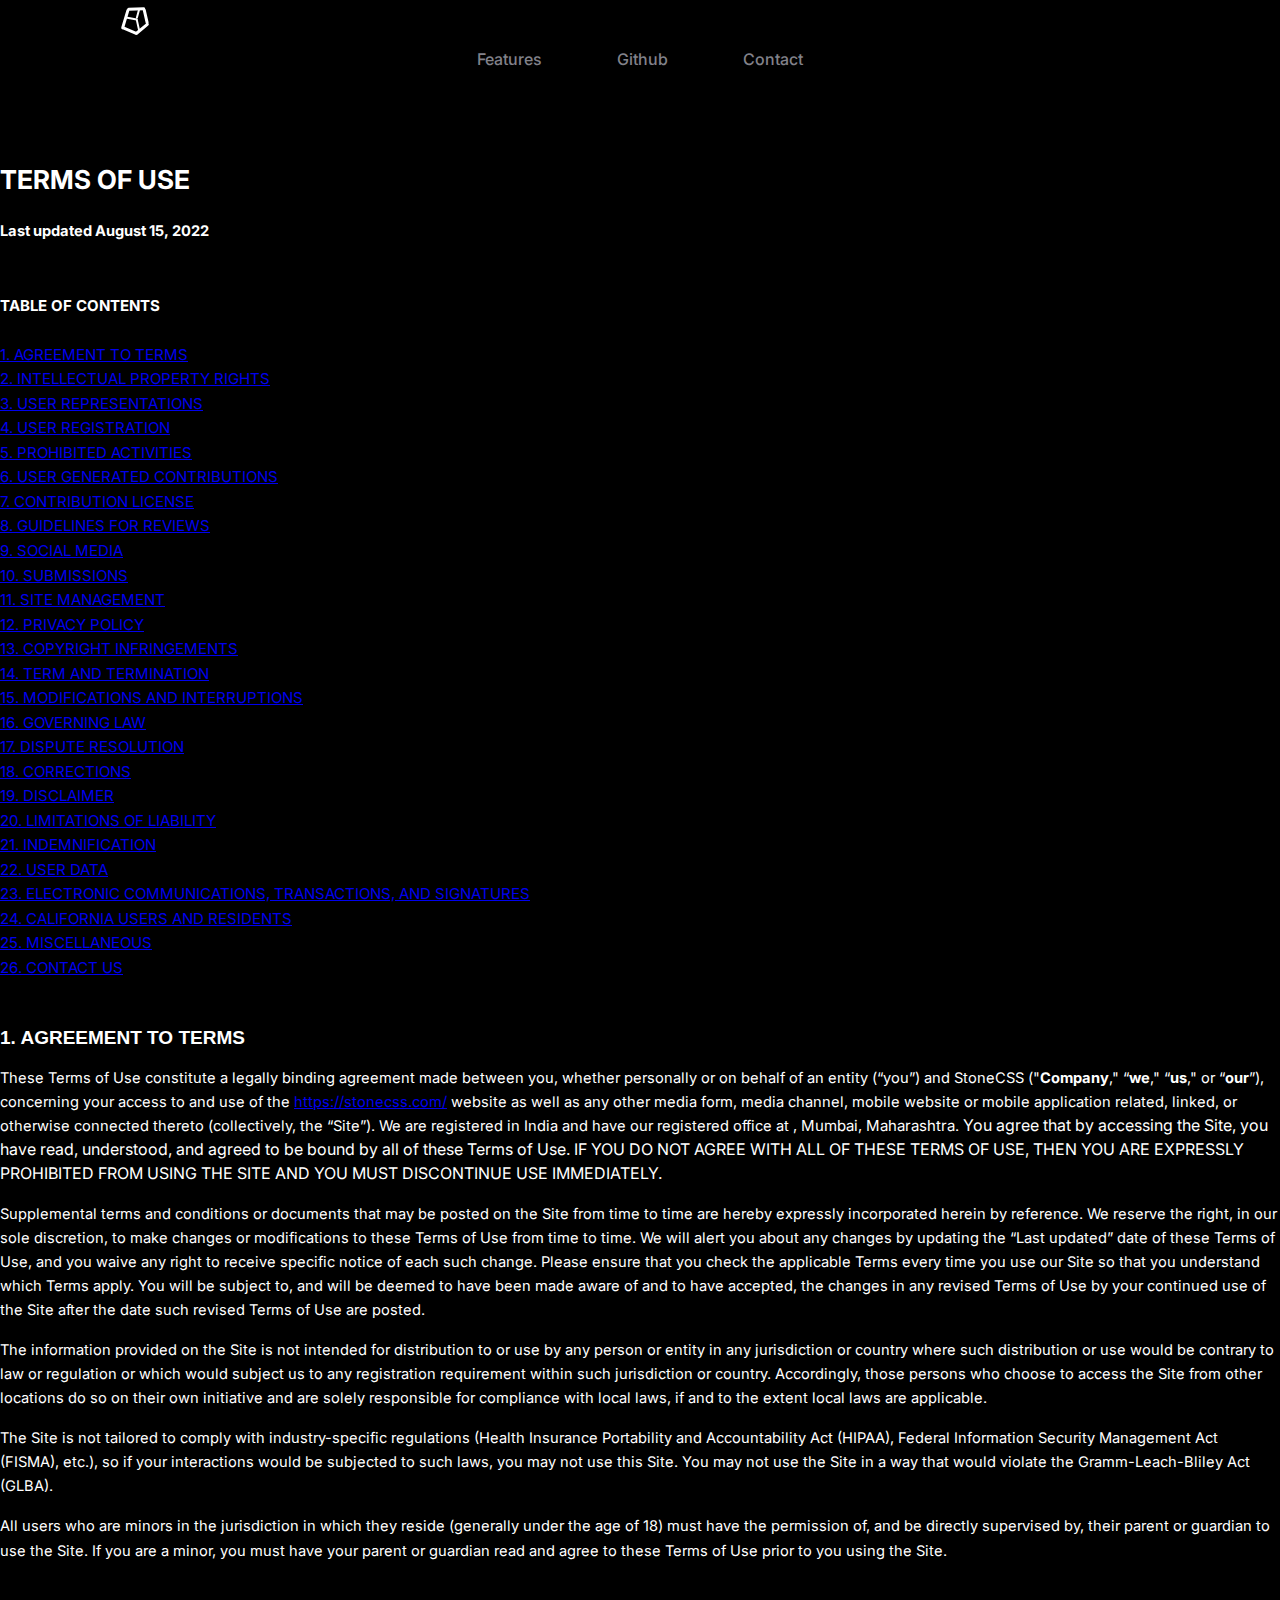
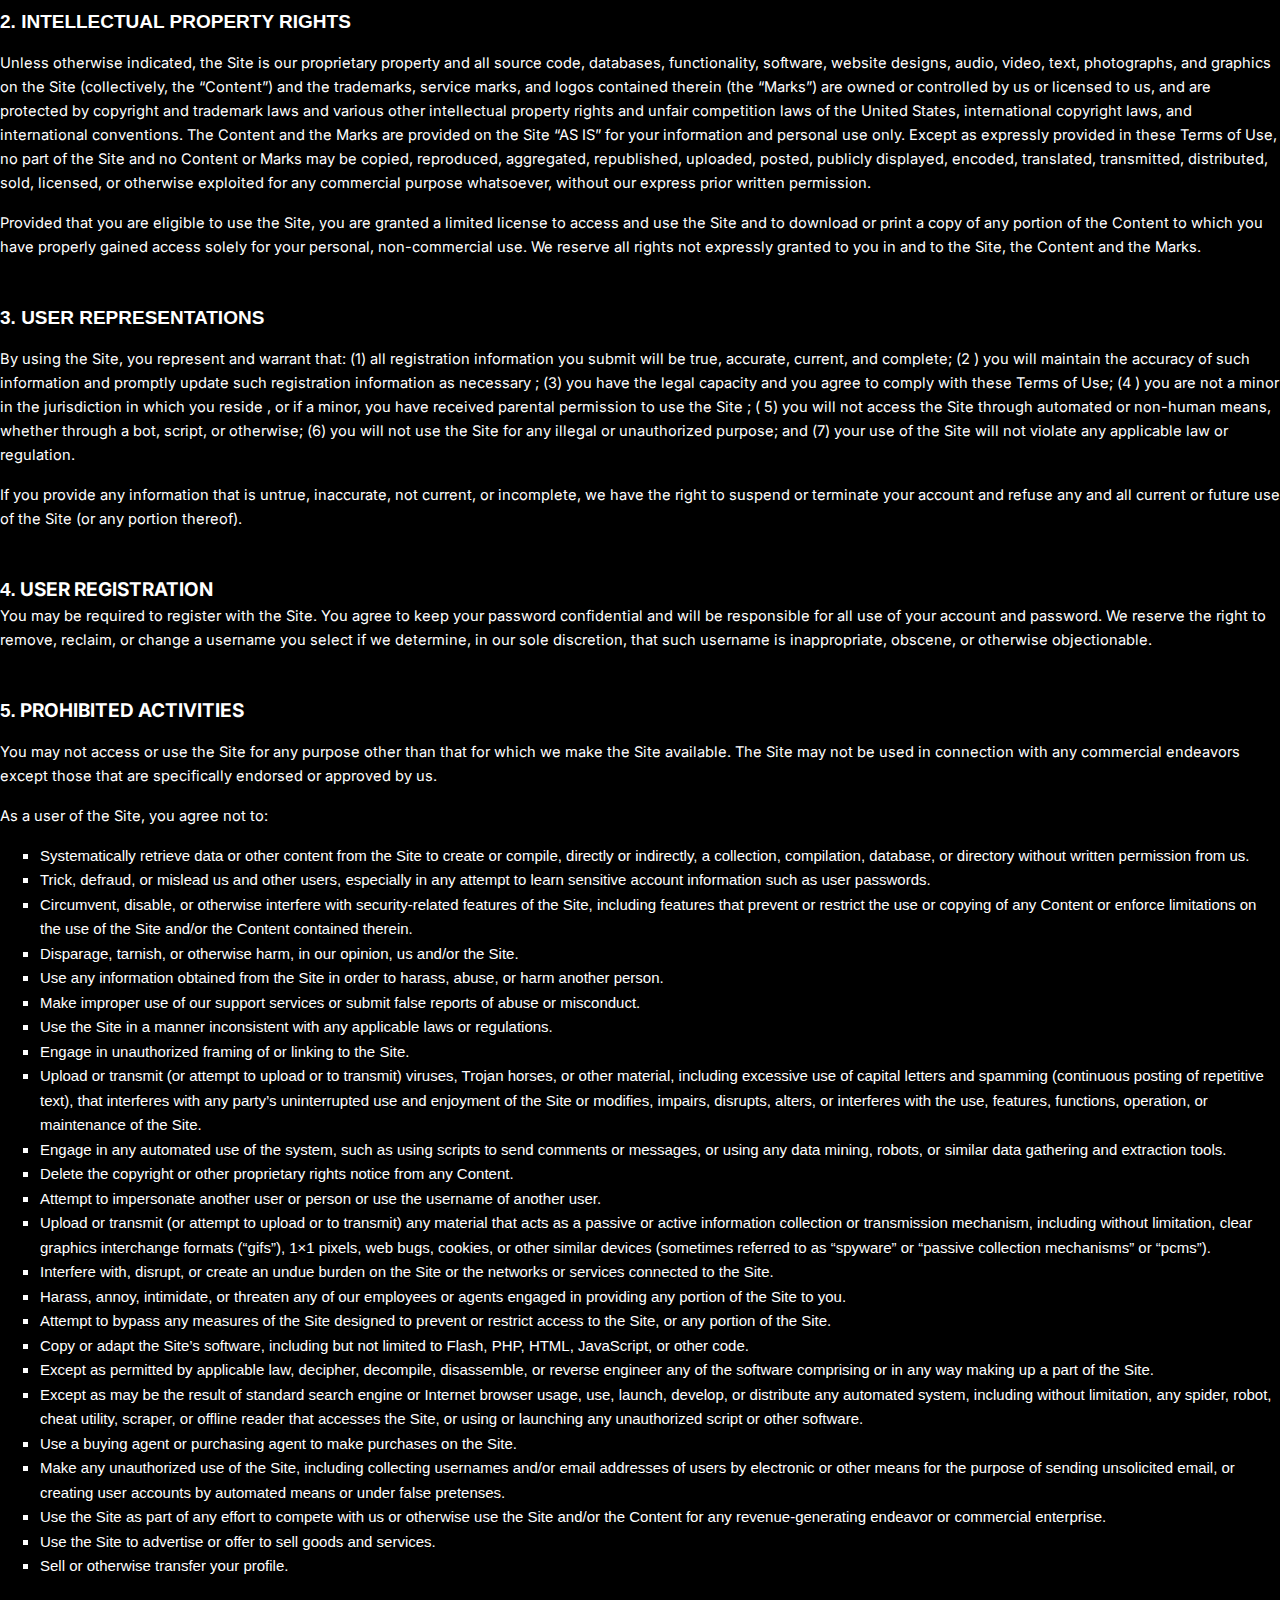
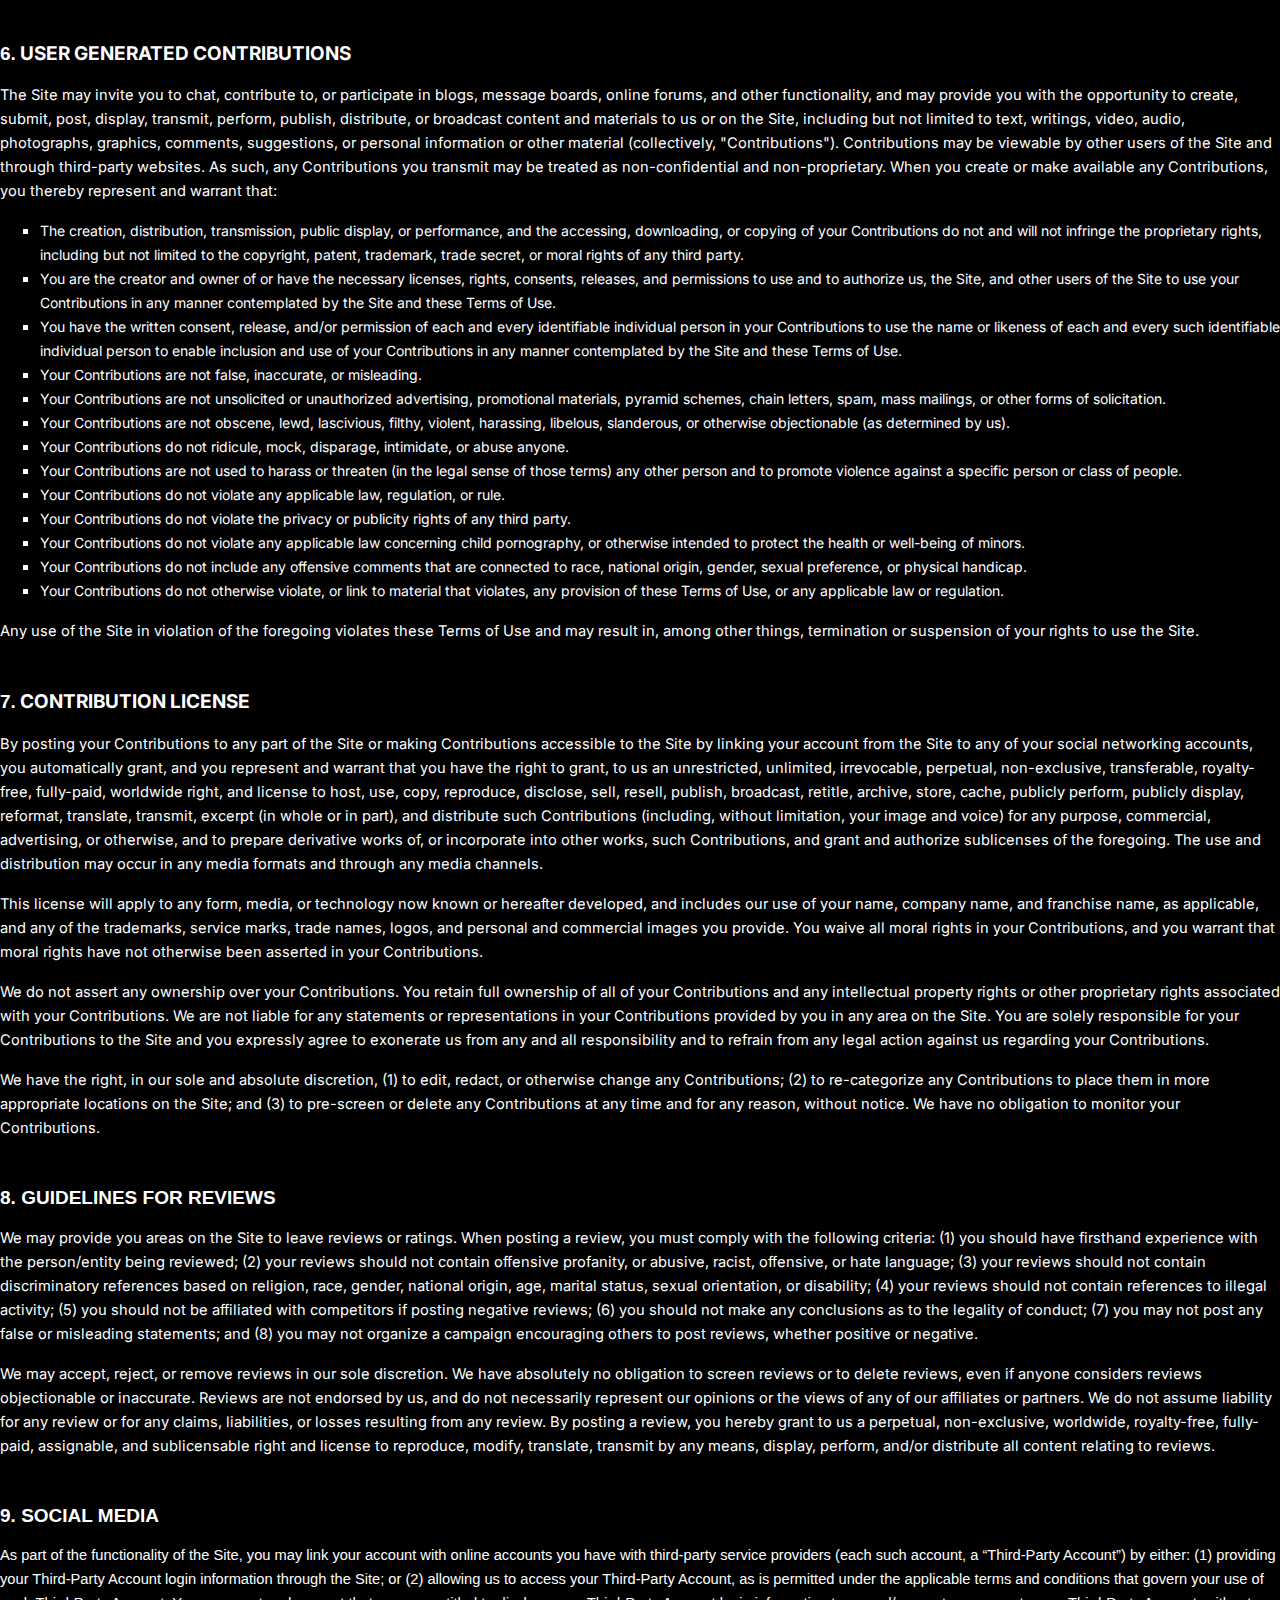
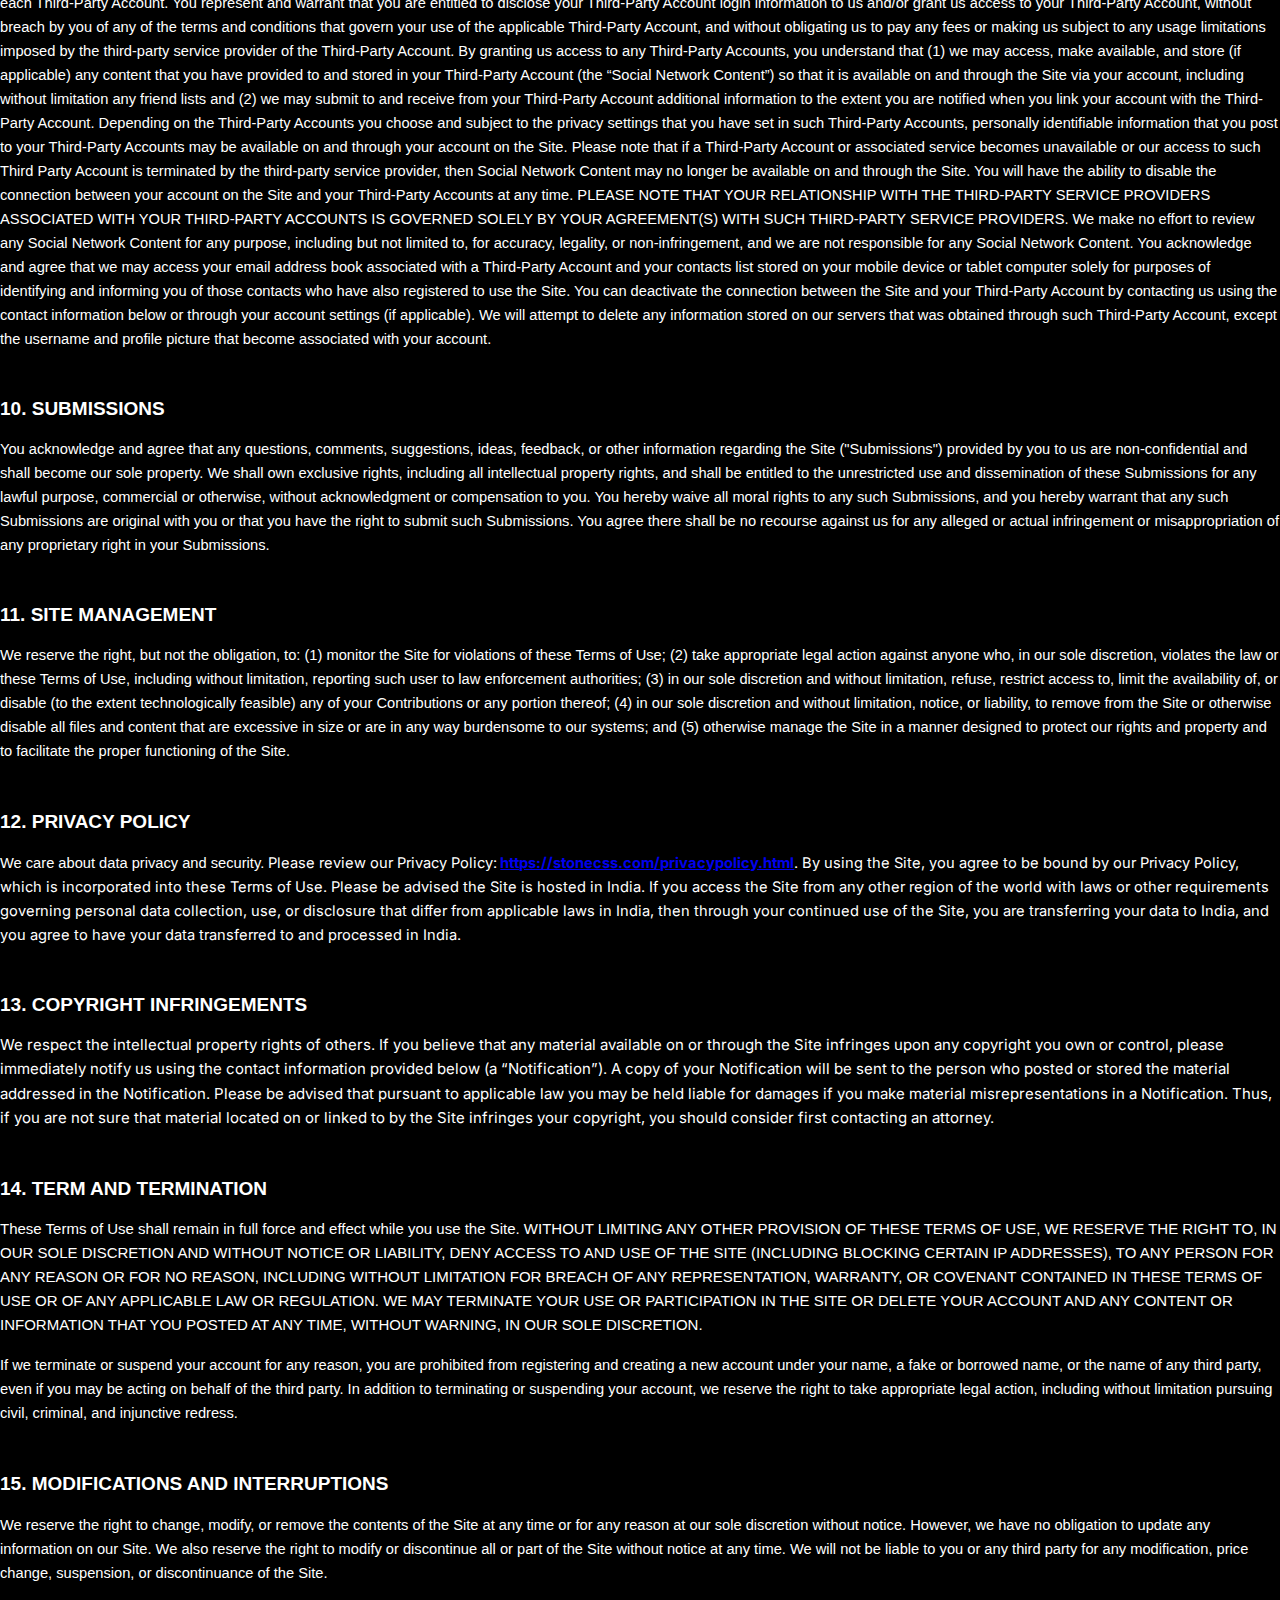
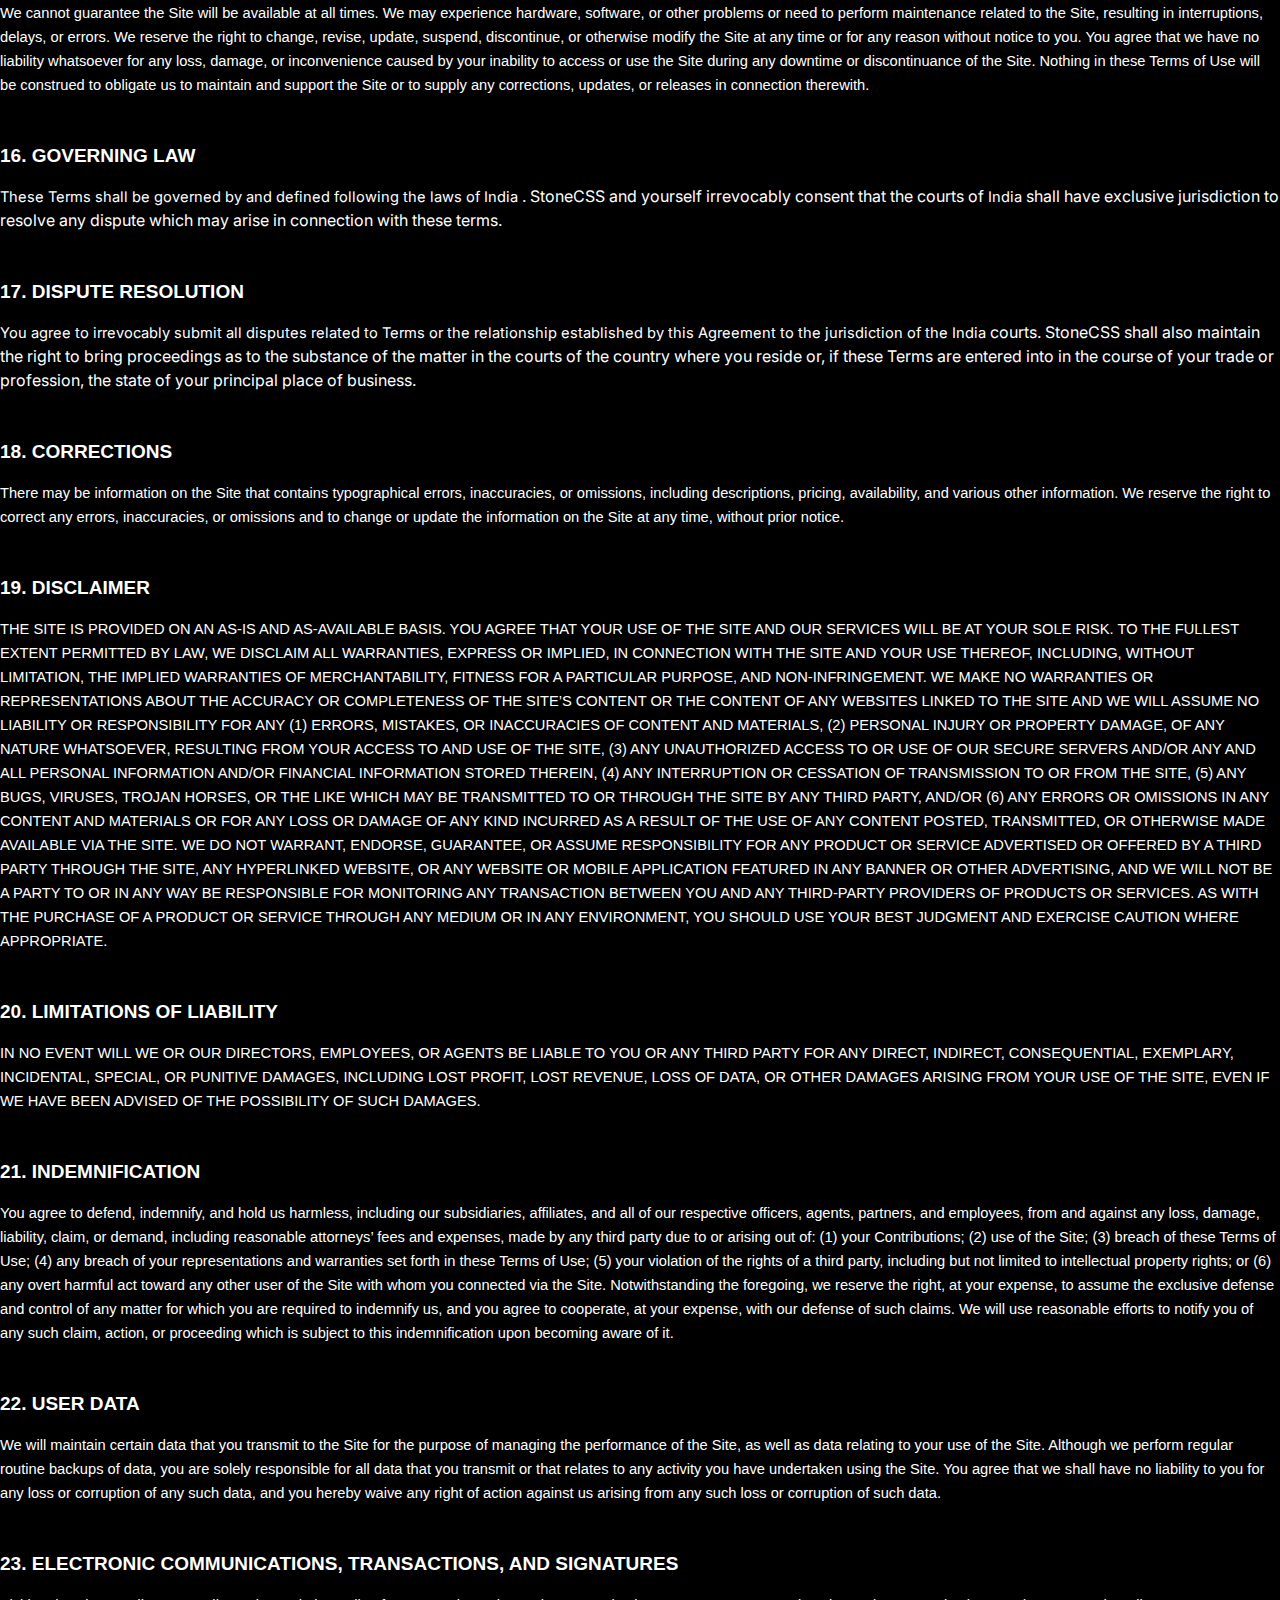
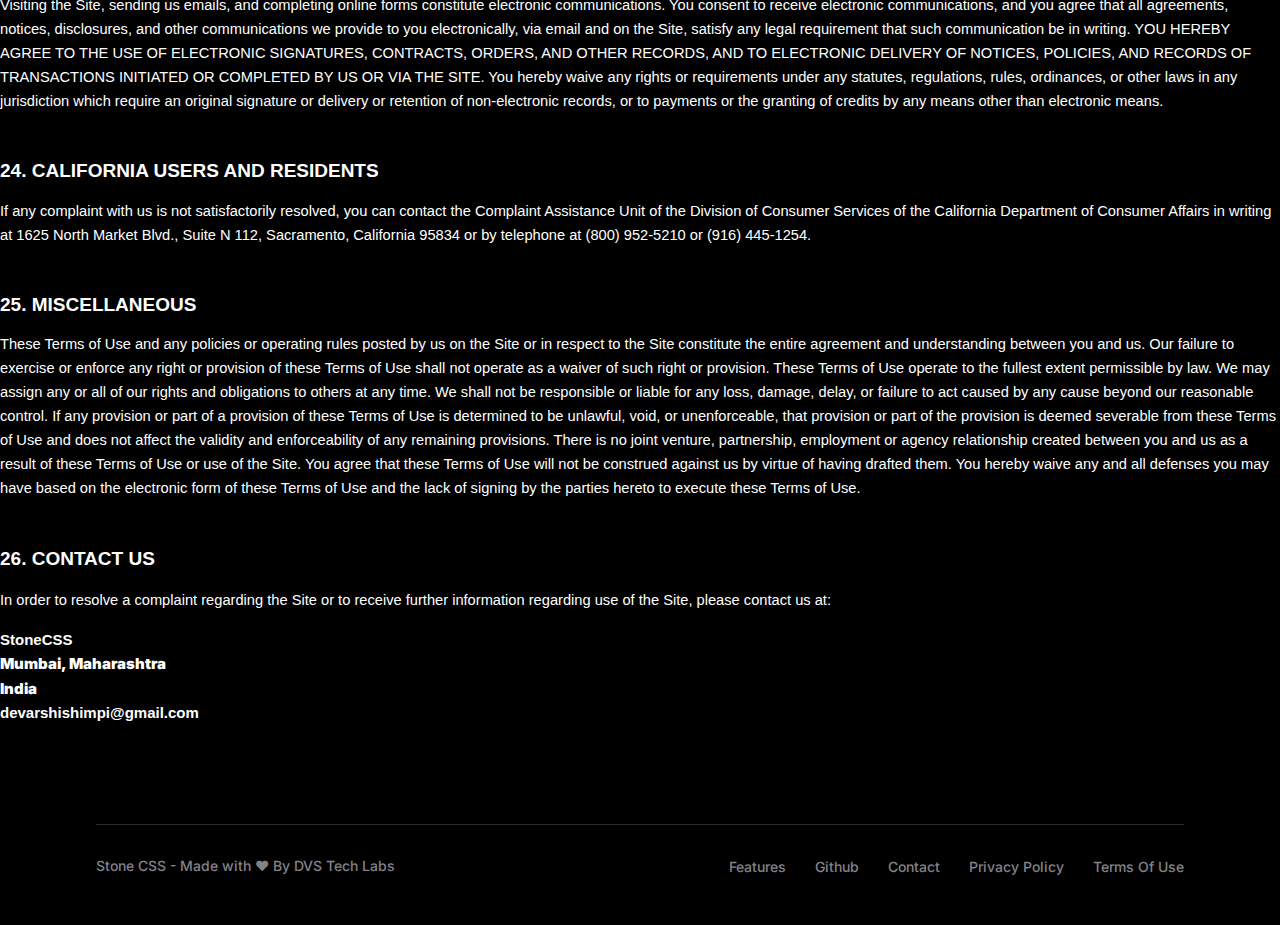
<file: terms.html>
<!DOCTYPE html>
<html lang="en">
    <head>
                <!-- Primary Meta Tags -->
        <title>Contact Us | Stone CSS</title>
        <meta name="title" content="Stone CSS">
        <meta name="description" content="Stone CSS. Terms Of Use.">
        <meta property="og:type" content="website">
        <meta property="og:title" content="Stone CSS">
        <meta property="og:url" content="https://stonecss.com/terms.html">
        <meta property="og:image" content="https://assets.stonecss.com/assets/ogimageterms.JPG">
        <meta property="og:description" content="Stone CSS. Terms Of Use.">
        <link href="https://fonts.googleapis.com/css2?family=Inter:wght@300;500;700;900&display=swap" rel="stylesheet">
        <link rel="stylesheet" href="style.css">
        <link rel="icon" href="assets/favicon.ico" type="image/x-icon" />
        <meta name="viewport" content="width=device-width, initial-scale=1.0, maximum-scale=1.0, minimum-scale=1.0">
        <script async defer data-website-id="4cc28b5d-6ecb-47a7-9fb0-638190940c4b" src="https://analytics.system.stonecss.com/umami.js"></script>
    </head>
    <body>
      div id="logo">
            <a href="index.html">
                <svg xmlns="http://www.w3.org/2000/svg" xmlns:xlink="http://www.w3.org/1999/xlink" width="40" zoomAndPan="magnify" viewBox="0 0 30 33.749998" height="45" preserveAspectRatio="xMidYMid meet" version="1.0"><defs><clipPath id="id1"><path d="M 0.109375 0 L 23 0 L 23 33.5 L 0.109375 33.5 Z M 0.109375 0 " clip-rule="nonzero"/></clipPath><clipPath id="id2"><path d="M 0.109375 4 L 25 4 L 25 24 L 0.109375 24 Z M 0.109375 4 " clip-rule="nonzero"/></clipPath><clipPath id="id3"><path d="M 0.109375 8 L 29 8 L 29 33.5 L 0.109375 33.5 Z M 0.109375 8 " clip-rule="nonzero"/></clipPath><clipPath id="id4"><path d="M 3 5 L 29.890625 5 L 29.890625 33.5 L 3 33.5 Z M 3 5 " clip-rule="nonzero"/></clipPath><clipPath id="id5"><path d="M 0.109375 0 L 29.890625 0 L 29.890625 20 L 0.109375 20 Z M 0.109375 0 " clip-rule="nonzero"/></clipPath><clipPath id="id6"><path d="M 9 0 L 29.890625 0 L 29.890625 30 L 9 30 Z M 9 0 " clip-rule="nonzero"/></clipPath></defs><g clip-path="url(#id1)"><path stroke-linecap="round" transform="matrix(0.650075, -2.175577, 2.139964, 0.639434, 5.46208, 21.854125)" fill="none" stroke-linejoin="miter" d="M 0.500545 0.00074297 L 6.387606 -0.000571882 " stroke="#ffffff" stroke-width="1" stroke-opacity="1" stroke-miterlimit="4"/></g><g clip-path="url(#id2)"><path stroke-linecap="round" transform="matrix(-1.49628, -0.267645, 0.262177, -1.465707, 17.011091, 14.734585)" fill="none" stroke-linejoin="miter" d="M 0.500705 -0.000674889 L 5.86829 -0.0000675599 " stroke="#ffffff" stroke-width="1" stroke-opacity="1" stroke-miterlimit="4"/></g><g clip-path="url(#id3)"><path stroke-linecap="round" transform="matrix(-2.030413, -0.834256, 0.848825, -2.06587, 16.892595, 25.371063)" fill="none" stroke-linejoin="miter" d="M 0.499501 0.000593505 L 5.266742 0.00033251 " stroke="#ffffff" stroke-width="1" stroke-opacity="1" stroke-miterlimit="4"/></g><g clip-path="url(#id4)"><path stroke-linecap="round" transform="matrix(1.764085, -1.447105, 1.416514, 1.726793, 15.309366, 25.648118)" fill="none" stroke-linejoin="miter" d="M 0.499661 0.000420163 L 5.052775 -0.000164804 " stroke="#ffffff" stroke-width="1" stroke-opacity="1" stroke-miterlimit="4"/></g><path stroke-linecap="round" transform="matrix(-0.320991, -1.430491, 1.452843, -0.326007, 18.138206, 22.920122)" fill="none" stroke-linejoin="miter" d="M 0.501337 -0.000494924 L 5.599597 -0.000646906 " stroke="#ffffff" stroke-width="1" stroke-opacity="1" stroke-miterlimit="4"/><g clip-path="url(#id5)"><path stroke-linecap="round" transform="matrix(-2.173661, 0.0742567, -0.076255, -2.232154, 22.564498, 6.561897)" fill="none" stroke-linejoin="miter" d="M 0.500486 0.00062974 L 5.663498 0.000887737 " stroke="#ffffff" stroke-width="1" stroke-opacity="1" stroke-miterlimit="4"/></g><g clip-path="url(#id6)"><path stroke-linecap="round" transform="matrix(-0.509201, -2.222636, 2.177054, -0.498758, 24.353326, 18.052192)" fill="none" stroke-linejoin="miter" d="M 0.499877 -0.000519781 L 4.724585 0.000760824 " stroke="#ffffff" stroke-width="1" stroke-opacity="1" stroke-miterlimit="4"/></g><path stroke-linecap="round" transform="matrix(-0.370329, 1.382088, -1.438235, -0.385374, 18.142868, 6.87533)" fill="none" stroke-linejoin="miter" d="M 0.500143 0.000430725 L 4.70858 0.00049074 " stroke="#ffffff" stroke-width="1" stroke-opacity="1" stroke-miterlimit="4"/></svg>
            </a>
        </div>
        <div id="nav">
            <a href="./index.html/#feature">Features</a>
            <a href="https://github.com/devarshishimpi/Stone-CSS-Website" target="_blank">Github</a>
            <a href="./contact.html" >Contact</a>
      </div>
      <div style="color: #fff; margin-top: 100px;">
      <div data-custom-class="body">
      <div align="center" style="text-align: left; line-height: 1;">
      <div align="center" class="MsoNormal" style="text-align: left; line-height: 150%;">
         <div align="center" class="MsoNormal" style="text-align:center;line-height:150%;">
            <a name="_2cipo4yr3w5d"></a>
            <div align="center" class="MsoNormal" style="line-height: 22.5px;">
               <div align="center" class="MsoNormal" style="line-height: 150%;">
                  <a name="_gm5sejt4p02f"></a>
                  <div align="center" class="MsoNormal" data-custom-class="title" style="text-align: left; line-height: 1.5;">
                     <strong>
                        <span style="line-height: 22.5px; font-size: 26px;">
                           <bdt class="block-component"></bdt>
                           <bdt class="question">TERMS OF USE</bdt>
                           <bdt class="statement-end-if-in-editor"></bdt>
                        </span>
                     </strong>
                  </div>
                  <div align="center" class="MsoNormal" style="line-height: 22.5px; text-align: left;"><a name="_7m5b3xg56u7y"></a></div>
                  <div align="center" class="MsoNormal" data-custom-class="subtitle" style="text-align: left; line-height: 22.5px;"><br></div>
                  <div align="center" class="MsoNormal" data-custom-class="subtitle" style="text-align: left; line-height: 1.5;">
                     <span style=" font-size: 14.6667px; text-align: justify;">
                        <strong>
                           Last updated 
                           <bdt class="block-container question question-in-editor" data-id="e2088df5-25ea-aec9-83d4-6284f5a7e043" data-type="question">August 15, 2022</bdt>
                        </strong>
                     </span>
                  </div>
               </div>
            </div>
            <div align="center" class="MsoNormal" style="line-height: 17.25px; text-align: left;"><br></div>
            <div align="center" class="MsoNormal" style="line-height: 17.25px; text-align: left;"><br></div>
            <div align="center" class="MsoNormal" style="line-height: 17.25px; text-align: left;"><br></div>
            <div style="line-height: 1.5; text-align: left;"><span style="font-size: 15px;"><span style=""><span style=""><strong><span data-custom-class="heading_1">TABLE OF CONTENTS</span></strong></span></span></span></div>
            <div style="line-height: 1.5; text-align: left;"><br></div>
            <div style="line-height: 1.5; text-align: left;"><span style="font-size: 15px;"><a data-custom-class="link" href="#agreement"><span style="">1. AGREEMENT TO TERMS</span></a></span></div>
            <div style="line-height: 1.5; text-align: left;"><span style="font-size: 15px;"><a data-custom-class="link" href="#ip"><span style="">2. INTELLECTUAL PROPERTY RIGHTS</span></a></span></div>
            <div style="line-height: 1.5; text-align: left;"><span style="font-size: 15px;"><span style=""><a data-custom-class="link" href="#userreps">3. USER REPRESENTATIONS</a></span></span></div>
            <div style="line-height: 1.5; text-align: left;">
               <span style="font-size: 15px;">
                  <a data-custom-class="link" href="#userreg">
                     <span style="">
                        <bdt data-type="conditional-block">
                           <bdt class="block-component" data-record-question-key="user_account_option" data-type="statement"><span style="font-size: 15px;"></span></bdt>
                        </bdt>
                        4. USER REGISTRATION
                     </span>
                  </a>
               </span>
               <bdt class="statement-end-if-in-editor" data-type="close"><span style="font-size: 15px;"></span></bdt>
            </div>
            <div style="line-height: 1.5; text-align: left;"><span style="font-size: 15px;"><a data-custom-class="link" href="#prohibited"><span style="">5. PROHIBITED ACTIVITIES</span></a></span></div>
            <div style="line-height: 1.5; text-align: left;"><span style="font-size: 15px;"><a data-custom-class="link" href="#ugc"><span style="">6. USER GENERATED CONTRIBUTIONS</span></a></span></div>
            <div style="line-height: 1.5; text-align: left;"><span style="font-size: 15px;"><span style=""><a data-custom-class="link" href="#license">7. CONTRIBUTION LICENSE</a></span></span></div>
            <div style="line-height: 1.5; text-align: left;">
               <span style="font-size: 15px;">
                  <a data-custom-class="link" href="#reviews">
                     <span style="">
                        <bdt class="block-container if" data-type="if" id="a378120a-96b1-6fa3-279f-63d5b96341d3">
                           <bdt data-type="conditional-block">
                              <bdt class="block-component" data-record-question-key="review_option" data-type="statement"><span style="font-size: 15px;"></span></bdt>
                           </bdt>
                        </bdt>
                        8. GUIDELINES FOR REVIEWS
                        <bdt class="statement-end-if-in-editor" data-type="close"><span style="font-size: 15px;"></span></bdt>
                     </span>
                  </a>
               </span>
            </div>
            <div style="line-height: 1.5; text-align: left;">
               <span style="font-size: 15px;">
                  <a data-custom-class="link" href="#mobile">
                     <span style="">
                        <bdt class="block-container if" data-type="if" id="c954892f-02b9-c743-d1e8-faf0d59a4b70">
                        <bdt data-type="conditional-block">
                           <bdt class="block-component" data-record-question-key="mobile_app_option" data-type="statement"><span style="font-size: 15px;"></span></bdt>
                     </span>
                  </a>
               </span>
            </div>
            <div align="center" style="text-align: left;"><span style="font-size: 15px;"><bdt class="block-component"></bdt><span style=""><a data-custom-class="link" href="#socialmedia">9. SOCIAL MEDIA</a><a data-custom-class="link" href="#agreement"><span style=""><bdt class="statement-end-if-in-editor" data-type="close"><span style="font-size: 15px;"></span></bdt></span></a></span></span></div><div style="line-height: 1.5; text-align: left;"><span style="font-size: 15px;"><span style=""><a data-custom-class="link" href="#submissions">10. SUBMISSIONS</a></span></span></div><div align="center" style="text-align: left;"><span style="font-size: 15px;"><bdt class="block-component"></span></bdt></span></a></span></div><div style="line-height: 1.5; text-align: left;"><span style="font-size: 15px;"><a data-custom-class="link" href="#advertisers"><span style=""><bdt class="block-container if" data-type="if" id="14038561-dad7-be9d-370f-f8aa487b2570"><bdt data-type="conditional-block"><bdt class="block-component" data-record-question-key="advertiser_option" data-type="statement"><span style="font-size: 15px;"></span></bdt></span></a></span></div><div style="line-height: 1.5; text-align: left;"><span style="font-size: 15px;"><span style=""><a data-custom-class="link" href="#sitemanage">11. SITE MANAGEMENT</a></span></span></div><div style="line-height: 1.5; text-align: left;"><span style="font-size: 15px;"><a data-custom-class="link" href="#privacypolicy1"><span style=""><bdt class="block-container if" data-type="if" id="bdd90fa9-e664-7d0b-c352-2b8e77dd3bb4"><bdt data-type="conditional-block"><bdt class="block-component" data-record-question-key="privacy_policy_option" data-type="statement"><span style="font-size: 15px;"></span></bdt></bdt></bdt>12. PRIVACY POLICY</span></a><a data-custom-class="link" href="#advertisers"></a><a data-custom-class="link" href="#agreement"><span style=""><bdt class="statement-end-if-in-editor" data-type="close"><span style="font-size: 15px;"><bdt class="block-container if" data-type="if" id="87a7471d-cf82-1032-fdf8-601d37d7b017"><bdt data-type="conditional-block"><bdt class="block-component" data-record-question-key="privacy_policy_followup" data-type="statement" style="font-size: 14.6667px;"><span style="font-size: 15px;"></span></bdt></span></a><a data-custom-class="link" href="#privacypolicy"></a></span></div><div style="line-height: 1.5; text-align: left;"><span style="font-size: 15px;"><a data-custom-class="link" href="#dmca"><span style=""><bdt class="block-component"><bdt class="block-component"></bdt></bdt></span></a></span><span style="font-size: 15px;"><a data-custom-class="link" href="#dmca"><span style=""><bdt class="block-component"><bdt class="block-container if" data-type="if"><bdt class="statement-end-if-in-editor" data-type="close"><span style="font-size: 15px;"></span></bdt></bdt></span></bdt></bdt></span></a></span></div><div style="line-height: 1.5; text-align: left;"><span style="font-size: 15px;"><a data-custom-class="link" href="#copyright1"><span style=""><bdt class="block-component"><bdt class="block-component"></bdt></bdt></span></a></span><bdt class="block-container if" data-type="if"><bdt class="statement-end-if-in-editor" data-type="close"><span style="font-size: 15px;"><bdt class="block-component"></bdt></span></bdt></bdt><span style="font-size: 15px;"><a data-custom-class="link" href="#copyright2"><span style="">13. COPYRIGHT INFRINGEMENTS</span></a></span><bdt class="block-container if" data-type="if"><bdt class="statement-end-if-in-editor" data-type="close"><span style="font-size: 15px;"></span></bdt></bdt><bdt class="block-component"></bdt></div><div style="line-height: 1.5; text-align: left;"><span style="font-size: 15px;"><a data-custom-class="link" href="#terms"></a><a data-custom-class="link" href="#terms"><span style="">14. TERM AND TERMINATION</span></a></span></div><div style="line-height: 1.5; text-align: left;"><span style="font-size: 15px;"><a data-custom-class="link" href="#modifications"><span style="">15. MODIFICATIONS AND INTERRUPTIONS</span></a></span></div><div style="line-height: 1.5; text-align: left;"><span style="font-size: 15px;"><a data-custom-class="link" href="#law"><span style="">16. GOVERNING LAW</span></a></span></div><div style="line-height: 1.5; text-align: left;"><span style="font-size: 15px;"><a data-custom-class="link" href="#disputes"><span style="">17. DISPUTE RESOLUTION</span></a></span></div><div style="line-height: 1.5; text-align: left;"><span style="font-size: 15px;"><span style=""><a data-custom-class="link" href="#corrections">18. CORRECTIONS</a></span></span></div><div style="line-height: 1.5; text-align: left;"><span style="font-size: 15px;"><a data-custom-class="link" href="#disclaimer"><span style="">19. DISCLAIMER</span></a></span></div><div style="line-height: 1.5; text-align: left;"><span style="font-size: 15px;"><a data-custom-class="link" href="#liability"><span style="">20. LIMITATIONS OF LIABILITY</span></a></span></div><div style="line-height: 1.5; text-align: left;"><span style="font-size: 15px;"><span style=""><a data-custom-class="link" href="#indemnification">21. INDEMNIFICATION</a></span></span></div><div style="line-height: 1.5; text-align: left;"><span style="font-size: 15px;"><a data-custom-class="link" href="#userdata"><span style="">22. USER DATA</span></a></span></div><div style="line-height: 1.5; text-align: left;"><span style="font-size: 15px;"><a data-custom-class="link" href="#electronic"><span style="">23. ELECTRONIC COMMUNICATIONS, TRANSACTIONS, AND SIGNATURES</span></a></span></div><div class="MsoNormal" style="line-height: 1.5; text-align: left;"><span style="font-size:11.0pt;line-height:115%;font-family:Arial;
               Calibri;mso-themecolor:text1;mso-themetint:166;"><bdt class="block-component"></bdt></span><span style="font-size: 15px;"><span style=""><a data-custom-class="link" href="#california">24. CALIFORNIA USERS AND RESIDENTS</a><a data-custom-class="link" href="#agreement"><span style=""><bdt class="statement-end-if-in-editor" data-type="close"><span style="font-size: 15px;"></span></bdt></span></a></span></span></div><div style="line-height: 1.5; text-align: left;"><span style="font-size: 15px;"><a data-custom-class="link" href="#misc"><span style="">25. MISCELLANEOUS</span></a></span></div><div style="line-height: 1.5; text-align: left;"><span style="font-size: 15px;"><span style=""><a data-custom-class="link" href="#contact">26. CONTACT US</a></span></span></div><div style="line-height: 1.5; text-align: left;"><br></div><div style="line-height: 1.5; text-align: left;"><br></div>
         </div>
         <div class="MsoNormal" data-custom-class="heading_1" id="agreement" style="line-height: 115%;"><a name="_a7mwfgcrtsqn"></a><strong><span style="line-height: 115%; font-family: Arial; font-size: 19px;">1. AGREEMENT TO TERMS</span></strong></div>
      </div>
      <div align="center" class="MsoNormal" style="text-align: left; line-height: 1;"><br></div><div align="center" class="MsoNormal" style="text-align: left; line-height: 150%;"><div class="MsoNormal" data-custom-class="body_text" style="line-height: 1.5;"><span style="font-size:11.0pt;line-height:115%;
         Arial;mso-fareast-font-family:Calibri;mso-themecolor:text1;
         mso-themetint:166;">These Terms of Use constitute a legally binding agreement made between you, whether personally or on behalf of an entity (“you”) and <bdt class="block-container question question-in-editor" data-id="4ab94aa9-19d1-61e0-711e-42c7d186232b" data-type="question">StoneCSS</bdt><bdt class="block-component"></bdt> ("<bdt class="block-component"></bdt><strong>Company</strong><bdt class="statement-end-if-in-editor"></bdt>," “<strong>we</strong>," “<strong>us</strong>," or “<strong>our</strong>”), concerning your access to and use of the <bdt class="block-container question question-in-editor" data-id="92c3b320-1d8b-c74c-db68-d12810736807" data-type="question"><a href="https://stonecss.com/" target="_blank" data-custom-class="link">https://stonecss.com/</a></bdt> website as well as any other media form, media channel, mobile website or mobile application related, linked, or otherwise connected thereto (collectively, the “Site”).<span style="font-size:11.0pt;line-height:115%;
         Arial;mso-fareast-font-family:Calibri;mso-themecolor:text1;
         mso-themetint:166;"><span style="font-size:11.0pt;line-height:115%;
         Arial;mso-fareast-font-family:Calibri;mso-themecolor:text1;
         mso-themetint:166;"><bdt class="question"><bdt class="block-component"></bdt></bdt><span style="font-size:11.0pt;line-height:115%;
         Arial;mso-fareast-font-family:Calibri;mso-themecolor:text1;
         mso-themetint:166;"><bdt class="block-component"></bdt></span> We are registered in<bdt class="block-component"></bdt><bdt class="block-component"></bdt> <span style="font-size:11.0pt;line-height:115%;
         Arial;mso-fareast-font-family:Calibri;mso-themecolor:text1;
         mso-themetint:166;"><span style="font-size:11.0pt;line-height:115%;
         Arial;mso-fareast-font-family:Calibri;mso-themecolor:text1;
         mso-themetint:166;"><bdt class="question">India</bdt><bdt class="statement-end-if-in-editor"><span style="font-size:11.0pt;line-height:115%;
         Arial;mso-fareast-font-family:Calibri;mso-themecolor:text1;
         mso-themetint:166;"><span style="font-size:11.0pt;line-height:115%;
         Arial;mso-fareast-font-family:Calibri;mso-themecolor:text1;
         mso-themetint:166;"><bdt class="statement-end-if-in-editor"></bdt></span></span></bdt></span></span> and have our registered office at </span></span><span style="font-size: 15px;"><span data-custom-class="body_text"><span style="font-size: 15px;"><span data-custom-class="body_text"><span style=""><bdt class="block-component"></bdt>, <bdt class="question">Mumbai, Maharashtra</bdt><bdt class="statement-end-if-in-editor"></bdt><bdt class="block-component"></bdt></span></span></span></span></span><span style="font-size:11.0pt;line-height:115%;
         Arial;mso-fareast-font-family:Calibri;mso-themecolor:text1;
         mso-themetint:166;"><span style="font-size:11.0pt;line-height:115%;
         Arial;mso-fareast-font-family:Calibri;mso-themecolor:text1;
         mso-themetint:166;"><bdt class="statement-end-if-in-editor">.</bdt><bdt class="else-block"></bdt></bdt></span></bdt></span><bdt class="statement-end-if-in-editor"></bdt></span><bdt class="block-component"></bdt></span></span></span></span> You agree that by accessing the Site, you have read, understood, and agreed to be bound by all of these Terms of Use. IF YOU DO NOT AGREE WITH ALL OF THESE TERMS OF USE, THEN YOU ARE EXPRESSLY PROHIBITED FROM USING THE SITE AND YOU MUST DISCONTINUE USE IMMEDIATELY.</span></div></div><div align="center" class="MsoNormal" style="text-align: left; line-height: 1;"><br></div><div align="center" class="MsoNormal" style="text-align: left; line-height: 150%;"><div class="MsoNormal" data-custom-class="body_text" style="line-height: 1.5;"><span style="font-size:11.0pt;line-height:115%;
         Arial;mso-fareast-font-family:Calibri;mso-themecolor:text1;
         mso-themetint:166;">Supplemental terms and conditions or documents that may be posted on the Site from time to time are hereby expressly incorporated herein by reference. We reserve the right, in our sole discretion, to make changes or modifications to these Terms of Use <bdt class="block-component"></bdt>from time to time<bdt class="else-block"></bdt>. We will alert you about any changes by updating the “Last updated” date of these Terms of Use, and you waive any right to receive specific notice of each such change. Please ensure that you check the applicable Terms every time you use our Site so that you understand which Terms apply. You will be subject to, and will be deemed to have been made aware of and to have accepted, the changes in any revised Terms of Use by your continued use of the Site after the date such revised Terms of Use are posted.</span></div></div><div align="center" class="MsoNormal" style="text-align: left; line-height: 1;"><br></div><div align="center" class="MsoNormal" style="text-align: left; line-height: 150%;"><div class="MsoNormal" data-custom-class="body_text" style="line-height: 1.5;"><span style="font-size:11.0pt;line-height:115%;
         Arial;mso-fareast-font-family:Calibri;mso-themecolor:text1;
         mso-themetint:166;">The information provided on the Site is not intended for distribution to or use by any person or entity in any jurisdiction or country where such distribution or use would be contrary to law or regulation or which would subject us to any registration requirement within such jurisdiction or country. Accordingly, those persons who choose to access the Site from other locations do so on their own initiative and are solely responsible for compliance with local laws, if and to the extent local laws are applicable.</span></div><div class="MsoNormal" style="line-height: 1.5;"><span style="font-size:11.0pt;line-height:115%;
         Arial;mso-fareast-font-family:Calibri;mso-themecolor:text1;
         mso-themetint:166;"><span style="font-size:11.0pt;line-height:115%;
         Arial;mso-fareast-font-family:Calibri;mso-themecolor:text1;
         mso-themetint:166;"><bdt class="block-component"></bdt><bdt class="block-component"></bdt></span></span></div></div><div align="center" class="MsoNormal" style="text-align: left; line-height: 1;"><br></div><div align="center" class="MsoNormal" style="text-align: left; line-height: 150%;"><div class="MsoNormal" data-custom-class="body_text" style="line-height: 1.5;"><span style="font-size:11.0pt;line-height:115%;
         Arial;mso-fareast-font-family:Calibri;mso-themecolor:text1;
         mso-themetint:166;">The Site is not tailored to comply with industry-specific regulations (Health Insurance Portability and Accountability Act (HIPAA), Federal Information Security Management Act (FISMA), etc.), so if your interactions would be subjected to such laws, you may not use this Site. You may not use the Site in a way that would violate the Gramm-Leach-Bliley Act (GLBA).</span><span style="font-size:11.0pt;line-height:115%;
         Arial;mso-fareast-font-family:Calibri;mso-themecolor:text1;
         mso-themetint:166;"><bdt class="block-component"><span style="font-size:11.0pt;line-height:115%;
         Arial;mso-fareast-font-family:Calibri;mso-themecolor:text1;
         mso-themetint:166;"><bdt class="statement-end-if-in-editor"></bdt></span></bdt></span></span></div></div><div align="center" class="MsoNormal" style="text-align: left; line-height: 1;"><br></div><div align="center" class="MsoNormal" style="text-align: left; line-height: 150%;"><div class="MsoNormal" data-custom-class="body_text" style="line-height: 1.5;"><bdt data-type="conditional-block"><bdt class="block-component" data-record-question-key="user_o18_option" data-type="statement"><span style="font-size: 15px;"></bdt><bdt class="block-container if" data-type="if" id="a2595956-7028-dbe5-123e-d3d3a93ed076"><bdt data-type="conditional-block"><bdt data-type="body"><span style=" font-size: 14.6667px;">All users who are minors in the jurisdiction in which they reside (generally under the age of 18) must have the permission of, and be directly supervised by, their parent or guardian to use the Site. If you are a minor, you must have your parent or guardian read and agree to these Terms of Use prior to you using the Site.</span></bdt></bdt></bdt></span></bdt></bdt></bdt></bdt></span><bdt class="statement-end-if-in-editor" data-type="close"><span style="font-size: 15px;"></span></bdt></div></div>
      <div align="center" class="MsoNormal" style="text-align: left; line-height: 1.5;"><br></div>
      <div align="center" class="MsoNormal" style="text-align: left; line-height: 150%;">
         <div class="MsoNormal" style="line-height: 1.5;"><br></div>
         <div class="MsoNormal" data-custom-class="heading_1" id="ip" style="line-height: 1.5;"><a name="_4rd71iod99ud"></a><strong><span style="line-height: 115%; font-family: Arial; font-size: 19px;"><strong><span style="line-height: 115%; font-family: Arial; font-size: 19px;">2. </span></strong>INTELLECTUAL PROPERTY RIGHTS</span></strong></div>
      </div>
      <div align="center" class="MsoNormal" style="text-align: left; line-height: 1;"><br></div>
      <div align="center" class="MsoNormal" style="text-align: left; line-height: 150%;">
         <div class="MsoNormal" data-custom-class="body_text" style="line-height: 1.5;"><span style="font-size:11.0pt;line-height:115%;
            Arial;mso-fareast-font-family:Calibri;mso-themecolor:text1;
            mso-themetint:166;">Unless otherwise indicated, the Site is our proprietary
            property and all source code, databases, functionality, software, website
            designs, audio, video, text, photographs, and graphics on the Site
            (collectively, the “Content”) and the trademarks, service marks, and logos
            contained therein (the “Marks”) are owned or controlled by us or licensed to
            us, and are protected by copyright and trademark laws and various other
            intellectual property rights and unfair competition laws of the United States, international copyright laws, and international conventions. The Content and the Marks are provided on the
            Site “AS IS” for your information and personal use only. Except as expressly provided in these Terms
            of Use, no part of the Site and no Content or Marks may be copied, reproduced,
            aggregated, republished, uploaded, posted, publicly displayed, encoded,
            translated, transmitted, distributed, sold, licensed, or otherwise exploited
            for any commercial purpose whatsoever, without our express prior written
            permission.</span>
         </div>
      </div>
      <div align="center" class="MsoNormal" style="text-align: left; line-height: 1;"><br></div>
      <div align="center" class="MsoNormal" style="text-align: left; line-height: 150%;">
         <div class="MsoNormal" data-custom-class="body_text" style="line-height: 1.5;"><span style="font-size:11.0pt;line-height:115%;
            Arial;mso-fareast-font-family:Calibri;mso-themecolor:text1;
            mso-themetint:166;">Provided that you are eligible to use the Site, you are
            granted a limited license to access and use the Site and to download or print a
            copy of any portion of the Content to which you have properly gained access
            solely for your personal, non-commercial use. We reserve all rights not
            expressly granted to you in and to the Site, the Content and the Marks.</span>
         </div>
      </div>
      <div align="center" class="MsoNormal" style="text-align: left; line-height: 1.5;"><br></div>
      <div align="center" class="MsoNormal" style="text-align: left; line-height: 150%;">
         <div class="MsoNormal" style="line-height: 1.5;"><br></div>
         <div class="MsoNormal" data-custom-class="heading_1" id="userreps" style="line-height: 1.5;"><a name="_vhkegautf00d"></a><strong><span style="line-height: 115%; font-family: Arial; font-size: 19px;"><strong><span style="line-height: 115%; font-family: Arial; font-size: 19px;"><strong><span style="line-height: 115%; font-family: Arial; font-size: 19px;">3.</span></strong></span> </strong>USER REPRESENTATIONS</span></strong></div>
         <div class="MsoNormal" style="line-height: 1;"><br></div>
      </div>
      <div align="center" class="MsoNormal" style="text-align: left; line-height: 150%;">
         <div class="MsoNormal" style="text-align:justify;text-justify:inter-ideograph;
            line-height:115%;">
            <div class="MsoNormal" data-custom-class="body_text" style="line-height: 1.5; text-align: left;">
               <span style="font-size: 11pt; line-height: 16.8667px; ">By using the Site, you represent and warrant that:</span>
               <bdt class="block-container if" data-type="if" id="d2d82ca8-275f-3f86-8149-8a5ef8054af6">
                  <bdt data-type="conditional-block">
                     <bdt class="block-component" data-record-question-key="user_account_option" data-type="statement"></bdt>
                     <bdt data-type="body">
                        <span style=" font-size: 11pt;"> (</span><span style=" font-size: 14.6667px;">1</span><span style=" font-size: 11pt;">) all registration information you submit will be true, accurate, current, and complete; (</span><span style=" font-size: 14.6667px;">2</span>
                        <span style=" font-size: 11pt;">
                           ) you will maintain the accuracy of such information and promptly update such registration information as necessary
                           <bdt class="block-container if" data-type="if" id="d2d82ca8-275f-3f86-8149-8a5ef8054af6">
                              <bdt data-type="conditional-block">
                                 <bdt data-type="body"><span style=" font-size: 11pt;">;</span></bdt>
                              </bdt>
                              <bdt class="statement-end-if-in-editor" data-type="close"></bdt>
                               
                           </bdt>
                           <span style=" font-size: 11pt;">(</span><span style=" font-size: 14.6667px;">3</span><span style=" font-size: 11pt;">) you have the legal capacity and you agree to comply with these Terms of Use;</span>
                           <bdt class="block-container if" data-type="if" id="8d4c883b-bc2c-f0b4-da3e-6d0ee51aca13">
                              <bdt data-type="conditional-block">
                                 <bdt class="block-component" data-record-question-key="user_u13_option" data-type="statement"></bdt>
                              </bdt>
                        </span>
                        </bdt>
                     </bdt>
                  </bdt>
                  <span style=" font-size: 11pt;"> (</span><span style=" font-size: 14.6667px;">4</span>
                  <span style=" font-size: 11pt;">
                     ) you are not a minor in the jurisdiction in which you reside
                     <bdt class="block-container if" data-type="if" id="76948fab-ec9e-266a-bb91-948929c050c9">
                        <bdt data-type="conditional-block">
                           <bdt class="block-component" data-record-question-key="user_o18_option" data-type="statement"></bdt>
                           <bdt data-type="body">, or if a minor, you have received parental permission to use the Site</bdt>
                        </bdt>
                        <bdt class="statement-end-if-in-editor" data-type="close"></bdt>
                     </bdt>
                     ; (
                  </span>
                  <span style=" font-size: 14.6667px;">5</span><span style=" font-size: 11pt;">) you will not access the Site through automated or non-human means, whether through a bot, script, or otherwise; (</span><span style=" font-size: 14.6667px;">6</span><span style=" font-size: 11pt;">) you will not use the Site for any illegal or unauthorized purpose; and (</span><span style=" font-size: 14.6667px;">7</span><span style=" font-size: 11pt;">) your use of the Site will not violate any applicable law or regulation.</span><span style=" font-size: 14.6667px;"></span>
            </div>
         </div>
         <div class="MsoNormal" style="text-align: justify; line-height: 1;"><br></div><div class="MsoNormal" style="text-align:justify;text-justify:inter-ideograph;
            line-height:115%;"><div class="MsoNormal" data-custom-class="body_text" style="line-height: 1.5; text-align: left;"><span style="font-size: 11pt; line-height: 16.8667px; ">If you provide any information that is untrue, inaccurate, not current, or incomplete, we have the right to suspend or terminate your account and refuse any and all current or future use of the Site (or any portion thereof).</span></div></div>
      </div>
      <div align="center" class="MsoNormal" style="text-align: left; line-height: 1.5;"><br></div><div align="center" class="MsoNormal" style="text-align: left; line-height: 150%;"><div class="MsoNormal" style="line-height: 1.5;"><br></div><div class="MsoNormal" style="line-height: 1;"><a name="_esuoutkhaf53"></a> <bdt data-type="conditional-block"><bdt class="block-component" data-record-question-key="user_account_option" data-type="statement"><span style="font-size: 15px;"></span></bdt> <bdt data-type="body"><div class="MsoNormal" data-custom-class="heading_1" id="userreg" style="line-height: 17.25px;"><strong><span style="line-height: 24.5333px; font-size: 19px;"><strong><span style="line-height: 115%; font-family: Arial; font-size: 19px;"><strong><span style="line-height: 115%; font-family: Arial; font-size: 19px;">4.</span></strong></span> </strong>USER REGISTRATION</span></strong></div></bdt></bdt></div><div class="MsoNormal" style="line-height: 1;"><bdt data-type="conditional-block"> <bdt data-type="body"> <div class="MsoNormal" data-custom-class="body_text" style="line-height: 1.5;"><span style="font-size: 11pt; line-height: 16.8667px; ">You may be required to register with the Site. You agree to keep your password confidential and will be responsible for all use of your account and password. We reserve the right to remove, reclaim, or change a username you select if we determine, in our sole discretion, that such username is inappropriate, obscene, or otherwise objectionable.</span></div></bdt></bdt></div></div><div align="center" class="MsoNormal" style="text-align: left; line-height: 1.5;"><br></div><div align="center" class="MsoNormal" style="text-align: left; line-height: 1.5;"><br></div><div align="center" class="MsoNormal" style="text-align: left; line-height: 150%;"><div class="MsoNormal" style="line-height: 1.5;"><bdt class="statement-end-if-in-editor" data-type="close"><span style="font-size: 15px;"></span></bdt></div><div class="MsoNormal" style="line-height:115%;"><a name="_1voziltdxegg"></a><div class="MsoNormal" data-custom-class="heading_1" id="prohibited" style="line-height: 17.25px;"><strong><span style="line-height: 24.5333px; font-size: 19px;"><strong><span style="line-height: 115%; font-family: Arial; font-size: 19px;"><strong><span style="line-height: 115%; font-family: Arial; font-size: 19px;">5.</span></strong></span> </strong>PROHIBITED ACTIVITIES</span></strong></div></div><div class="MsoNormal" style="line-height: 1;"><br></div><div class="MsoNormal" style="line-height:115%;"><div class="MsoNormal" data-custom-class="body_text" style="line-height: 1.5;"><span style="font-size: 11pt; line-height: 16.8667px; ">You may not access or use the Site for any purpose other than that for which we make the Site available. The Site may not be used in connection with any commercial endeavors except those that are specifically endorsed or approved by us.</span></div></div><div class="MsoNormal" style="line-height: 1;"><br></div><div class="MsoNormal" style="line-height:115%;"><div class="MsoNormal" style="text-align: justify; line-height: 17.25px;"><div class="MsoNormal" style="line-height: 17.25px;"><div class="MsoNormal" data-custom-class="body_text" style="line-height: 1.5; text-align: left;"><span style="font-size: 11pt; line-height: 16.8667px; ">As a user of the Site, you agree not to:</span></div></div><ul><li class="MsoNormal" data-custom-class="body_text" style="line-height: 1.5; text-align: left;"><span style="font-size: 11pt; line-height: 16.8667px; "><span style="font-family: sans-serif; font-size: 15px; font-style: normal; font-variant-ligatures: normal; font-variant-caps: normal; font-weight: 400; letter-spacing: normal; orphans: 2; text-align: justify; text-indent: -29.4px; text-transform: none; white-space: normal; widows: 2; word-spacing: 0px; -webkit-text-stroke-width: 0px; background-color: black; text-decoration-style: initial; text-decoration-color: initial; ">Systematically retrieve data or other content from the Site to create or compile, directly or indirectly, a collection, compilation, database, or directory without written permission from us.</span></span></li><li class="MsoNormal" data-custom-class="body_text" style="line-height: 1.5; text-align: left;"><span style="font-size: 15px;"><span style="line-height: 16.8667px; "><span style="font-family: sans-serif; font-style: normal; font-variant-ligatures: normal; font-variant-caps: normal; font-weight: 400; letter-spacing: normal; orphans: 2; text-align: justify; text-indent: -29.4px; text-transform: none; white-space: normal; widows: 2; word-spacing: 0px; -webkit-text-stroke-width: 0px; background-color: black; text-decoration-style: initial; text-decoration-color: initial; "><span style="line-height: 16.8667px; "><span style="font-family: sans-serif; font-style: normal; font-variant-ligatures: normal; font-variant-caps: normal; font-weight: 400; letter-spacing: normal; orphans: 2; text-align: justify; text-indent: -29.4px; text-transform: none; white-space: normal; widows: 2; word-spacing: 0px; -webkit-text-stroke-width: 0px; background-color: black; text-decoration-style: initial; text-decoration-color: initial; ">Trick, defraud, or mislead us and other users, especially in any attempt to learn sensitive account information such as user passwords.</span></span></span></span></span></li><li class="MsoNormal" data-custom-class="body_text" style="line-height: 1.5; text-align: left;"><span style="font-size: 15px;"><span style="line-height: 16.8667px; "><span style="font-family: sans-serif; font-style: normal; font-variant-ligatures: normal; font-variant-caps: normal; font-weight: 400; letter-spacing: normal; orphans: 2; text-align: justify; text-indent: -29.4px; text-transform: none; white-space: normal; widows: 2; word-spacing: 0px; -webkit-text-stroke-width: 0px; background-color: black; text-decoration-style: initial; text-decoration-color: initial; "><span style="line-height: 16.8667px; "><span style="font-family: sans-serif; font-style: normal; font-variant-ligatures: normal; font-variant-caps: normal; font-weight: 400; letter-spacing: normal; orphans: 2; text-align: justify; text-indent: -29.4px; text-transform: none; white-space: normal; widows: 2; word-spacing: 0px; -webkit-text-stroke-width: 0px; background-color: black; text-decoration-style: initial; text-decoration-color: initial; ">Circumvent, disable, or otherwise interfere with security-related features of the Site, including features that prevent or restrict the use or copying of any Content or enforce limitations on the use of the Site and/or the Content contained therein.</span></span></span></span></span></li><li class="MsoNormal" data-custom-class="body_text" style="line-height: 1.5; text-align: left;"><span style="font-size: 15px;"><span style="line-height: 16.8667px; "><span style="font-family: sans-serif; font-style: normal; font-variant-ligatures: normal; font-variant-caps: normal; font-weight: 400; letter-spacing: normal; orphans: 2; text-align: justify; text-indent: -29.4px; text-transform: none; white-space: normal; widows: 2; word-spacing: 0px; -webkit-text-stroke-width: 0px; background-color: black; text-decoration-style: initial; text-decoration-color: initial; "><span style="line-height: 16.8667px; "><span style="font-family: sans-serif; font-style: normal; font-variant-ligatures: normal; font-variant-caps: normal; font-weight: 400; letter-spacing: normal; orphans: 2; text-align: justify; text-indent: -29.4px; text-transform: none; white-space: normal; widows: 2; word-spacing: 0px; -webkit-text-stroke-width: 0px; background-color: black; text-decoration-style: initial; text-decoration-color: initial; ">Disparage, tarnish, or otherwise harm, in our opinion, us and/or the Site.</span></span></span></span></span></li><li class="MsoNormal" data-custom-class="body_text" style="line-height: 1.5; text-align: left;"><span style="font-size: 15px;"><span style="line-height: 16.8667px; "><span style="font-family: sans-serif; font-style: normal; font-variant-ligatures: normal; font-variant-caps: normal; font-weight: 400; letter-spacing: normal; orphans: 2; text-align: justify; text-indent: -29.4px; text-transform: none; white-space: normal; widows: 2; word-spacing: 0px; -webkit-text-stroke-width: 0px; background-color: black; text-decoration-style: initial; text-decoration-color: initial; "><span style="line-height: 16.8667px; "><span style="font-family: sans-serif; font-style: normal; font-variant-ligatures: normal; font-variant-caps: normal; font-weight: 400; letter-spacing: normal; orphans: 2; text-align: justify; text-indent: -29.4px; text-transform: none; white-space: normal; widows: 2; word-spacing: 0px; -webkit-text-stroke-width: 0px; background-color: black; text-decoration-style: initial; text-decoration-color: initial; ">Use any information obtained from the Site in order to harass, abuse, or harm another person.</span></span></span></span></span></li><li class="MsoNormal" data-custom-class="body_text" style="line-height: 1.5; text-align: left;"><span style="font-size: 15px;"><span style="line-height: 16.8667px; "><span style="font-family: sans-serif; font-style: normal; font-variant-ligatures: normal; font-variant-caps: normal; font-weight: 400; letter-spacing: normal; orphans: 2; text-align: justify; text-indent: -29.4px; text-transform: none; white-space: normal; widows: 2; word-spacing: 0px; -webkit-text-stroke-width: 0px; background-color: black; text-decoration-style: initial; text-decoration-color: initial; "><span style="line-height: 16.8667px; "><span style="font-family: sans-serif; font-style: normal; font-variant-ligatures: normal; font-variant-caps: normal; font-weight: 400; letter-spacing: normal; orphans: 2; text-align: justify; text-indent: -29.4px; text-transform: none; white-space: normal; widows: 2; word-spacing: 0px; -webkit-text-stroke-width: 0px; background-color: black; text-decoration-style: initial; text-decoration-color: initial; ">Make improper use of our support services or submit false reports of abuse or misconduct.</span></span></span></span></span></li><li class="MsoNormal" data-custom-class="body_text" style="line-height: 1.5; text-align: left;"><span style="font-size: 15px;"><span style="line-height: 16.8667px; "><span style="font-family: sans-serif; font-style: normal; font-variant-ligatures: normal; font-variant-caps: normal; font-weight: 400; letter-spacing: normal; orphans: 2; text-align: justify; text-indent: -29.4px; text-transform: none; white-space: normal; widows: 2; word-spacing: 0px; -webkit-text-stroke-width: 0px; background-color: black; text-decoration-style: initial; text-decoration-color: initial; "><span style="line-height: 16.8667px; "><span style="font-family: sans-serif; font-style: normal; font-variant-ligatures: normal; font-variant-caps: normal; font-weight: 400; letter-spacing: normal; orphans: 2; text-align: justify; text-indent: -29.4px; text-transform: none; white-space: normal; widows: 2; word-spacing: 0px; -webkit-text-stroke-width: 0px; background-color: black; text-decoration-style: initial; text-decoration-color: initial; ">Use the Site in a manner inconsistent with any applicable laws or regulations.</span></span></span></span></span></li><li class="MsoNormal" data-custom-class="body_text" style="line-height: 1.5; text-align: left;"><span style="font-size: 15px;"><span style="line-height: 16.8667px; "><span style="font-family: sans-serif; font-style: normal; font-variant-ligatures: normal; font-variant-caps: normal; font-weight: 400; letter-spacing: normal; orphans: 2; text-align: justify; text-indent: -29.4px; text-transform: none; white-space: normal; widows: 2; word-spacing: 0px; -webkit-text-stroke-width: 0px; background-color: black; text-decoration-style: initial; text-decoration-color: initial; "><span style="line-height: 16.8667px; "><span style="font-family: sans-serif; font-style: normal; font-variant-ligatures: normal; font-variant-caps: normal; font-weight: 400; letter-spacing: normal; orphans: 2; text-align: justify; text-indent: -29.4px; text-transform: none; white-space: normal; widows: 2; word-spacing: 0px; -webkit-text-stroke-width: 0px; background-color: black; text-decoration-style: initial; text-decoration-color: initial; ">Engage in unauthorized framing of or linking to the Site.</span></span></span></span></span></li><li class="MsoNormal" data-custom-class="body_text" style="line-height: 1.5; text-align: left;"><span style="font-size: 15px;"><span style="line-height: 16.8667px; "><span style="font-family: sans-serif; font-style: normal; font-variant-ligatures: normal; font-variant-caps: normal; font-weight: 400; letter-spacing: normal; orphans: 2; text-align: justify; text-indent: -29.4px; text-transform: none; white-space: normal; widows: 2; word-spacing: 0px; -webkit-text-stroke-width: 0px; background-color: black; text-decoration-style: initial; text-decoration-color: initial; "><span style="line-height: 16.8667px; "><span style="font-family: sans-serif; font-style: normal; font-variant-ligatures: normal; font-variant-caps: normal; font-weight: 400; letter-spacing: normal; orphans: 2; text-align: justify; text-indent: -29.4px; text-transform: none; white-space: normal; widows: 2; word-spacing: 0px; -webkit-text-stroke-width: 0px; background-color: black; text-decoration-style: initial; text-decoration-color: initial; ">Upload or transmit (or attempt to upload or to transmit) viruses, Trojan horses, or other material, including excessive use of capital letters and spamming (continuous posting of repetitive text), that interferes with any party’s uninterrupted use and enjoyment of the Site or modifies, impairs, disrupts, alters, or interferes with the use, features, functions, operation, or maintenance of the Site.</span></span></span></span></span></li><li class="MsoNormal" data-custom-class="body_text" style="line-height: 1.5; text-align: left;"><span style="font-size: 15px;"><span style="line-height: 16.8667px; "><span style="font-family: sans-serif; font-style: normal; font-variant-ligatures: normal; font-variant-caps: normal; font-weight: 400; letter-spacing: normal; orphans: 2; text-align: justify; text-indent: -29.4px; text-transform: none; white-space: normal; widows: 2; word-spacing: 0px; -webkit-text-stroke-width: 0px; background-color: black; text-decoration-style: initial; text-decoration-color: initial; "><span style="line-height: 16.8667px; "><span style="font-family: sans-serif; font-style: normal; font-variant-ligatures: normal; font-variant-caps: normal; font-weight: 400; letter-spacing: normal; orphans: 2; text-align: justify; text-indent: -29.4px; text-transform: none; white-space: normal; widows: 2; word-spacing: 0px; -webkit-text-stroke-width: 0px; background-color: black; text-decoration-style: initial; text-decoration-color: initial; ">Engage in any automated use of the system, such as using scripts to send comments or messages, or using any data mining, robots, or similar data gathering and extraction tools.</span></span></span></span></span></li><li class="MsoNormal" data-custom-class="body_text" style="line-height: 1.5; text-align: left;"><span style="font-size: 15px;"><span style="line-height: 16.8667px; "><span style="font-family: sans-serif; font-style: normal; font-variant-ligatures: normal; font-variant-caps: normal; font-weight: 400; letter-spacing: normal; orphans: 2; text-align: justify; text-indent: -29.4px; text-transform: none; white-space: normal; widows: 2; word-spacing: 0px; -webkit-text-stroke-width: 0px; background-color: black; text-decoration-style: initial; text-decoration-color: initial; "><span style="line-height: 16.8667px; "><span style="font-family: sans-serif; font-style: normal; font-variant-ligatures: normal; font-variant-caps: normal; font-weight: 400; letter-spacing: normal; orphans: 2; text-align: justify; text-indent: -29.4px; text-transform: none; white-space: normal; widows: 2; word-spacing: 0px; -webkit-text-stroke-width: 0px; background-color: black; text-decoration-style: initial; text-decoration-color: initial; ">Delete the copyright or other proprietary rights notice from any Content.</span></span></span></span></span></li><li class="MsoNormal" data-custom-class="body_text" style="line-height: 1.5; text-align: left;"><span style="font-size: 15px;"><span style="line-height: 16.8667px; "><span style="font-family: sans-serif; font-style: normal; font-variant-ligatures: normal; font-variant-caps: normal; font-weight: 400; letter-spacing: normal; orphans: 2; text-align: justify; text-indent: -29.4px; text-transform: none; white-space: normal; widows: 2; word-spacing: 0px; -webkit-text-stroke-width: 0px; background-color: black; text-decoration-style: initial; text-decoration-color: initial; "><span style="line-height: 16.8667px; "><span style="font-family: sans-serif; font-style: normal; font-variant-ligatures: normal; font-variant-caps: normal; font-weight: 400; letter-spacing: normal; orphans: 2; text-align: justify; text-indent: -29.4px; text-transform: none; white-space: normal; widows: 2; word-spacing: 0px; -webkit-text-stroke-width: 0px; background-color: black; text-decoration-style: initial; text-decoration-color: initial; ">Attempt to impersonate another user or person or use the username of another user.</span></span></span></span></span></li><li class="MsoNormal" data-custom-class="body_text" style="line-height: 1.5; text-align: left;"><span style="font-size: 15px;"><span style="line-height: 16.8667px; "><span style="font-family: sans-serif; font-style: normal; font-variant-ligatures: normal; font-variant-caps: normal; font-weight: 400; letter-spacing: normal; orphans: 2; text-align: justify; text-indent: -29.4px; text-transform: none; white-space: normal; widows: 2; word-spacing: 0px; -webkit-text-stroke-width: 0px; background-color: black; text-decoration-style: initial; text-decoration-color: initial; "><span style="line-height: 16.8667px; "><span style="font-family: sans-serif; font-style: normal; font-variant-ligatures: normal; font-variant-caps: normal; font-weight: 400; letter-spacing: normal; orphans: 2; text-align: justify; text-indent: -29.4px; text-transform: none; white-space: normal; widows: 2; word-spacing: 0px; -webkit-text-stroke-width: 0px; background-color: black; text-decoration-style: initial; text-decoration-color: initial; ">Upload or transmit (or attempt to upload or to transmit) any material that acts as a passive or active information collection or transmission mechanism, including without limitation, clear graphics interchange formats (“gifs”), 1×1 pixels, web bugs, cookies, or other similar devices (sometimes referred to as “spyware” or “passive collection mechanisms” or “pcms”).</span></span></span></span></span></li><li class="MsoNormal" data-custom-class="body_text" style="line-height: 1.5; text-align: left;"><span style="font-size: 15px;"><span style="line-height: 16.8667px; "><span style="font-family: sans-serif; font-style: normal; font-variant-ligatures: normal; font-variant-caps: normal; font-weight: 400; letter-spacing: normal; orphans: 2; text-align: justify; text-indent: -29.4px; text-transform: none; white-space: normal; widows: 2; word-spacing: 0px; -webkit-text-stroke-width: 0px; background-color: black; text-decoration-style: initial; text-decoration-color: initial; "><span style="line-height: 16.8667px; "><span style="font-family: sans-serif; font-style: normal; font-variant-ligatures: normal; font-variant-caps: normal; font-weight: 400; letter-spacing: normal; orphans: 2; text-align: justify; text-indent: -29.4px; text-transform: none; white-space: normal; widows: 2; word-spacing: 0px; -webkit-text-stroke-width: 0px; background-color: black; text-decoration-style: initial; text-decoration-color: initial; ">Interfere with, disrupt, or create an undue burden on the Site or the networks or services connected to the Site.</span></span></span></span></span></li><li class="MsoNormal" data-custom-class="body_text" style="line-height: 1.5; text-align: left;"><span style="font-size: 15px;"><span style="line-height: 16.8667px; "><span style="font-family: sans-serif; font-style: normal; font-variant-ligatures: normal; font-variant-caps: normal; font-weight: 400; letter-spacing: normal; orphans: 2; text-align: justify; text-indent: -29.4px; text-transform: none; white-space: normal; widows: 2; word-spacing: 0px; -webkit-text-stroke-width: 0px; background-color: black; text-decoration-style: initial; text-decoration-color: initial; "><span style="line-height: 16.8667px; "><span style="font-family: sans-serif; font-style: normal; font-variant-ligatures: normal; font-variant-caps: normal; font-weight: 400; letter-spacing: normal; orphans: 2; text-align: justify; text-indent: -29.4px; text-transform: none; white-space: normal; widows: 2; word-spacing: 0px; -webkit-text-stroke-width: 0px; background-color: black; text-decoration-style: initial; text-decoration-color: initial; ">Harass, annoy, intimidate, or threaten any of our employees or agents engaged in providing any portion of the Site to you.</span></span></span></span></span></li><li class="MsoNormal" data-custom-class="body_text" style="line-height: 1.5; text-align: left;"><span style="font-size: 15px;"><span style="line-height: 16.8667px; "><span style="font-family: sans-serif; font-style: normal; font-variant-ligatures: normal; font-variant-caps: normal; font-weight: 400; letter-spacing: normal; orphans: 2; text-align: justify; text-indent: -29.4px; text-transform: none; white-space: normal; widows: 2; word-spacing: 0px; -webkit-text-stroke-width: 0px; background-color: black; text-decoration-style: initial; text-decoration-color: initial; "><span style="line-height: 16.8667px; "><span style="font-family: sans-serif; font-style: normal; font-variant-ligatures: normal; font-variant-caps: normal; font-weight: 400; letter-spacing: normal; orphans: 2; text-align: justify; text-indent: -29.4px; text-transform: none; white-space: normal; widows: 2; word-spacing: 0px; -webkit-text-stroke-width: 0px; background-color: black; text-decoration-style: initial; text-decoration-color: initial; ">Attempt to bypass any measures of the Site designed to prevent or restrict access to the Site, or any portion of the Site.</span></span></span></span></span></li><li class="MsoNormal" data-custom-class="body_text" style="line-height: 1.5; text-align: left;"><span style="font-size: 15px;"><span style="line-height: 16.8667px; "><span style="font-family: sans-serif; font-style: normal; font-variant-ligatures: normal; font-variant-caps: normal; font-weight: 400; letter-spacing: normal; orphans: 2; text-align: justify; text-indent: -29.4px; text-transform: none; white-space: normal; widows: 2; word-spacing: 0px; -webkit-text-stroke-width: 0px; background-color: black; text-decoration-style: initial; text-decoration-color: initial; "><span style="line-height: 16.8667px; "><span style="font-family: sans-serif; font-style: normal; font-variant-ligatures: normal; font-variant-caps: normal; font-weight: 400; letter-spacing: normal; orphans: 2; text-align: justify; text-indent: -29.4px; text-transform: none; white-space: normal; widows: 2; word-spacing: 0px; -webkit-text-stroke-width: 0px; background-color: black; text-decoration-style: initial; text-decoration-color: initial; ">Copy or adapt the Site’s software, including but not limited to Flash, PHP, HTML, JavaScript, or other code.</span></span></span></span></span></li><li class="MsoNormal" data-custom-class="body_text" style="line-height: 1.5; text-align: left;"><span style="font-size: 15px;"><span style="line-height: 16.8667px; "><span style="font-family: sans-serif; font-style: normal; font-variant-ligatures: normal; font-variant-caps: normal; font-weight: 400; letter-spacing: normal; orphans: 2; text-align: justify; text-indent: -29.4px; text-transform: none; white-space: normal; widows: 2; word-spacing: 0px; -webkit-text-stroke-width: 0px; background-color: black; text-decoration-style: initial; text-decoration-color: initial; "><span style="line-height: 16.8667px; "><span style="font-family: sans-serif; font-style: normal; font-variant-ligatures: normal; font-variant-caps: normal; font-weight: 400; letter-spacing: normal; orphans: 2; text-align: justify; text-indent: -29.4px; text-transform: none; white-space: normal; widows: 2; word-spacing: 0px; -webkit-text-stroke-width: 0px; background-color: black; text-decoration-style: initial; text-decoration-color: initial; ">Except as permitted by applicable law, decipher, decompile, disassemble, or reverse engineer any of the software comprising or in any way making up a part of the Site.</span></span></span></span></span></li><li class="MsoNormal" data-custom-class="body_text" style="line-height: 1.5; text-align: left;"><span style="font-size: 15px;"><span style="line-height: 16.8667px; "><span style="font-family: sans-serif; font-style: normal; font-variant-ligatures: normal; font-variant-caps: normal; font-weight: 400; letter-spacing: normal; orphans: 2; text-align: justify; text-indent: -29.4px; text-transform: none; white-space: normal; widows: 2; word-spacing: 0px; -webkit-text-stroke-width: 0px; background-color: black; text-decoration-style: initial; text-decoration-color: initial; "><span style="line-height: 16.8667px; "><span style="font-family: sans-serif; font-style: normal; font-variant-ligatures: normal; font-variant-caps: normal; font-weight: 400; letter-spacing: normal; orphans: 2; text-align: justify; text-indent: -29.4px; text-transform: none; white-space: normal; widows: 2; word-spacing: 0px; -webkit-text-stroke-width: 0px; background-color: black; text-decoration-style: initial; text-decoration-color: initial; ">Except as may be the result of standard search engine or Internet browser usage, use, launch, develop, or distribute any automated system, including without limitation, any spider, robot, cheat utility, scraper, or offline reader that accesses the Site, or using or launching any unauthorized script or other software.</span></span></span></span></span></li><li class="MsoNormal" data-custom-class="body_text" style="line-height: 1.5; text-align: left;"><span style="font-size: 15px;"><span style="line-height: 16.8667px; "><span style="font-family: sans-serif; font-style: normal; font-variant-ligatures: normal; font-variant-caps: normal; font-weight: 400; letter-spacing: normal; orphans: 2; text-align: justify; text-indent: -29.4px; text-transform: none; white-space: normal; widows: 2; word-spacing: 0px; -webkit-text-stroke-width: 0px; background-color: black; text-decoration-style: initial; text-decoration-color: initial; "><span style="line-height: 16.8667px; "><span style="font-family: sans-serif; font-style: normal; font-variant-ligatures: normal; font-variant-caps: normal; font-weight: 400; letter-spacing: normal; orphans: 2; text-align: justify; text-indent: -29.4px; text-transform: none; white-space: normal; widows: 2; word-spacing: 0px; -webkit-text-stroke-width: 0px; background-color: black; text-decoration-style: initial; text-decoration-color: initial; ">Use a buying agent or purchasing agent to make purchases on the Site.</span></span></span></span></span></li><li class="MsoNormal" data-custom-class="body_text" style="line-height: 1.5; text-align: left;"><span style="font-size: 15px;"><span style="line-height: 16.8667px; "><span style="font-family: sans-serif; font-style: normal; font-variant-ligatures: normal; font-variant-caps: normal; font-weight: 400; letter-spacing: normal; orphans: 2; text-align: justify; text-indent: -29.4px; text-transform: none; white-space: normal; widows: 2; word-spacing: 0px; -webkit-text-stroke-width: 0px; background-color: black; text-decoration-style: initial; text-decoration-color: initial; "><span style="line-height: 16.8667px; "><span style="font-family: sans-serif; font-style: normal; font-variant-ligatures: normal; font-variant-caps: normal; font-weight: 400; letter-spacing: normal; orphans: 2; text-align: justify; text-indent: -29.4px; text-transform: none; white-space: normal; widows: 2; word-spacing: 0px; -webkit-text-stroke-width: 0px; background-color: black; text-decoration-style: initial; text-decoration-color: initial; ">Make any unauthorized use of the Site, including collecting usernames and/or email addresses of users by electronic or other means for the purpose of sending unsolicited email, or creating user accounts by automated means or under false pretenses.</span></span></span></span></span></li><li class="MsoNormal" data-custom-class="body_text" style="line-height: 1.5; text-align: left;"><span style="font-size: 15px;"><span style="line-height: 16.8667px; "><span style="font-family: sans-serif; font-style: normal; font-variant-ligatures: normal; font-variant-caps: normal; font-weight: 400; letter-spacing: normal; orphans: 2; text-align: justify; text-indent: -29.4px; text-transform: none; white-space: normal; widows: 2; word-spacing: 0px; -webkit-text-stroke-width: 0px; background-color: black; text-decoration-style: initial; text-decoration-color: initial; "><span style="line-height: 16.8667px; "><span style="font-family: sans-serif; font-style: normal; font-variant-ligatures: normal; font-variant-caps: normal; font-weight: 400; letter-spacing: normal; orphans: 2; text-align: justify; text-indent: -29.4px; text-transform: none; white-space: normal; widows: 2; word-spacing: 0px; -webkit-text-stroke-width: 0px; background-color: black; text-decoration-style: initial; text-decoration-color: initial; ">Use the Site as part of any effort to compete with us or otherwise use the Site and/or the Content for any revenue-generating endeavor or commercial enterprise.</span></span></span></span><bdt class="block-component"></bdt></span></li><li class="MsoNormal" data-custom-class="body_text" style="line-height: 1.5; text-align: left;"><span style="font-size: 15px;"><span style="line-height: 16.8667px; "><span style="font-family: sans-serif; font-style: normal; font-variant-ligatures: normal; font-variant-caps: normal; font-weight: 400; letter-spacing: normal; orphans: 2; text-align: justify; text-indent: -29.4px; text-transform: none; white-space: normal; widows: 2; word-spacing: 0px; -webkit-text-stroke-width: 0px; background-color: black; text-decoration-style: initial; text-decoration-color: initial; "><span style="line-height: 16.8667px; "><span style="font-family: sans-serif; font-style: normal; font-variant-ligatures: normal; font-variant-caps: normal; font-weight: 400; letter-spacing: normal; orphans: 2; text-align: justify; text-indent: -29.4px; text-transform: none; white-space: normal; widows: 2; word-spacing: 0px; -webkit-text-stroke-width: 0px; background-color: black; text-decoration-style: initial; text-decoration-color: initial; ">Use the Site to advertise or offer to sell goods and services.</span></span></span></span><bdt class="statement-end-if-in-editor"></bdt><bdt class="block-component"></bdt></span></li><li class="MsoNormal" data-custom-class="body_text" style="line-height: 1.5; text-align: left;"><span style="font-size: 15px;"><span style="line-height: 16.8667px; "><span style="font-family: sans-serif; font-style: normal; font-variant-ligatures: normal; font-variant-caps: normal; font-weight: 400; letter-spacing: normal; orphans: 2; text-align: justify; text-indent: -29.4px; text-transform: none; white-space: normal; widows: 2; word-spacing: 0px; -webkit-text-stroke-width: 0px; background-color: black; text-decoration-style: initial; text-decoration-color: initial; "><span style="line-height: 16.8667px; "><span style="font-family: sans-serif; font-style: normal; font-variant-ligatures: normal; font-variant-caps: normal; font-weight: 400; letter-spacing: normal; orphans: 2; text-align: justify; text-indent: -29.4px; text-transform: none; white-space: normal; widows: 2; word-spacing: 0px; -webkit-text-stroke-width: 0px; background-color: black; text-decoration-style: initial; text-decoration-color: initial; ">Sell or otherwise transfer your profile.</span></span></span></span><bdt class="statement-end-if-in-editor"></bdt><bdt class="forloop-component"></bdt></span></li></ul><div class="MsoNormal" style="text-align: left; line-height: 1.5;"><a name="_zbbv9tgty199"></a></div></div><div class="MsoNormal" style="text-align: justify; line-height: 1.5;"><br></div><div class="MsoNormal" style="text-align: justify; line-height: 1.5;"><br></div><div class="MsoNormal" style="text-align: justify; line-height: 1;"><bdt data-type="conditional-block"><bdt data-type="body"><div class="MsoNormal" data-custom-class="heading_1" id="ugc" style="line-height: 17.25px; text-align: left;"><strong><span style="line-height: 24.5333px; font-size: 19px;"><strong><span style="line-height: 115%; font-family: Arial; font-size: 19px;"><strong><span style="line-height: 115%; font-family: Arial; font-size: 19px;">6.</span></strong></span> </strong>USER GENERATED CONTRIBUTIONS</span></strong></div></bdt></bdt></div><div class="MsoNormal" style="text-align: justify; line-height: 1;"><br></div><div class="MsoNormal" style="text-align: justify; line-height: 1;"><bdt data-type="conditional-block"><bdt data-type="body"><div class="MsoNormal" data-custom-class="body_text" style="line-height: 1.5; text-align: left;"><span style="font-size: 11pt; line-height: 16.8667px; "><bdt class="block-component"></bdt>The Site may invite you to chat, contribute to, or participate in blogs, message boards, online forums, and other functionality, and may provide you with the opportunity to create, submit, post, display, transmit, perform, publish, distribute, or broadcast content and materials to us or on the Site, including but not limited to text, writings, video, audio, photographs, graphics, comments, suggestions, or personal information or other material (collectively, "Contributions"). Contributions may be viewable by other users of the Site and through third-party websites. As such, any Contributions you transmit may be treated as non-confidential and non-proprietary. When you create or make available any Contributions, you thereby represent and warrant that:<bdt class="else-block"></bdt></span></span></div></bdt></bdt><bdt data-type="conditional-block"><bdt data-type="body"><ul><li class="MsoNormal" data-custom-class="body_text" style="line-height: 1.5; text-align: left;"><span style="font-size: 14px; ">The creation, <span style="font-size: 14px; ">distribution, transmission, public display, or performance, and the accessing, downloading, or copying of your Contributions do not and will not infringe the proprietary rights, including but not limited to the copyright, patent, trademark, trade secret, or moral rights of any third party.</span></span></li><li class="MsoNormal" data-custom-class="body_text" style="line-height: 1.5; text-align: left;"><span style="font-size: 14px; "><span style="font-size: 14px; ">You are the creator and owner of or have the necessary licenses, rights, consents, releases, and permissions to use and to authorize us, the Site, and other users of the Site to use your Contributions in any manner contemplated by the Site and these Terms of Use.</span></span></li><li class="MsoNormal" data-custom-class="body_text" style="line-height: 1.5; text-align: left;"><span style="font-size: 14px; ">You have the written consent, release, and/or permission of each and every identifiable individual person in your Contributions to use the name or likeness of each and every such identifiable individual person to enable inclusion and use of your Contributions in any manner contemplated by the Site and these Terms of Use.</span></li><li class="MsoNormal" data-custom-class="body_text" style="line-height: 1.5; text-align: left;"><span style="font-size: 14px; ">Your Contributions are not false, inaccurate, or misleading.</span></li><li class="MsoNormal" data-custom-class="body_text" style="line-height: 1.5; text-align: left;"><span style="font-size: 14px; ">Your Contributions are not unsolicited or unauthorized advertising, promotional materials, pyramid schemes, chain letters, spam, mass mailings, or other forms of solicitation.</span></li><li class="MsoNormal" data-custom-class="body_text" style="line-height: 1.5; text-align: left;"><span style="font-size: 14px; ">Your Contributions are not obscene, lewd, lascivious, filthy, violent, harassing, libelous, slanderous, or otherwise objectionable (as determined by us).</span></li><li class="MsoNormal" data-custom-class="body_text" style="line-height: 1.5; text-align: left;"><span style="font-size: 14px; ">Your Contributions do not ridicule, mock, disparage, intimidate, or abuse anyone.</span></li><li class="MsoNormal" data-custom-class="body_text" style="line-height: 1.5; text-align: left;"><span style="font-size: 14px; ">Your Contributions are not used to harass or threaten (in the legal sense of those terms) any other person and to promote violence against a specific person or class of people.</span></li><li class="MsoNormal" data-custom-class="body_text" style="line-height: 1.5; text-align: left;"><span style="font-size: 14px; ">Your Contributions do not violate any applicable law, regulation, or rule.</span></li><li class="MsoNormal" data-custom-class="body_text" style="line-height: 1.5; text-align: left;"><span style="font-size: 14px; ">Your Contributions do not violate the privacy or publicity rights of any third party.</span></li><li class="MsoNormal" data-custom-class="body_text" style="line-height: 1.5; text-align: left;"><span style="font-size: 14px; ">Your Contributions do not violate any applicable law concerning child pornography, or otherwise intended to protect the health or well-being of minors.</span></li><li class="MsoNormal" data-custom-class="body_text" style="line-height: 1.5; text-align: left;"><span style="font-size: 14px; ">Your Contributions do not include any offensive comments that are connected to race, national origin, gender, sexual preference, or physical handicap.</span></li><li class="MsoNormal" data-custom-class="body_text" style="line-height: 1.5; text-align: left;"><span style="font-size: 14px; ">Your Contributions do not otherwise violate, or link to material that violates, any provision of these Terms of Use, or any applicable law or regulation.</span></li></ul></bdt></bdt><bdt data-type="conditional-block"><bdt data-type="body"><div class="MsoNormal" data-custom-class="body_text" style="line-height: 1.5; text-align: left;"><span style="font-size: 11pt; line-height: 16.8667px; ">Any use of the Site in violation of the foregoing violates these Terms of Use and may result in, among other things, termination or suspension of your rights to use the Site.</span></div></bdt></bdt></div></div><div class="MsoNormal" style="line-height: 1.5;"><br></div><div class="MsoNormal" style="line-height: 1.5;"><br></div><div class="MsoNormal" style="line-height:115%;"><div class="MsoNormal" style="text-align: justify; line-height: 1;"><bdt data-type="conditional-block"><bdt data-type="body"><div class="MsoNormal" data-custom-class="heading_1" id="license" style="line-height: 1.5; text-align: left;"><strong><span style="line-height: 24.5333px; font-size: 19px;"><strong><span style="line-height: 115%; font-family: Arial; font-size: 19px;"><strong><span style="line-height: 115%; font-family: Arial; font-size: 19px;">7.</span></strong></span> </strong>CONTRIBUTION LICENSE</span></strong></div></bdt></bdt><bdt data-type="conditional-block"><bdt data-type="body"><div class="MsoNormal" style="line-height: 17.25px; text-align: left;"><span style="font-size: 11pt; line-height: 16.8667px; "><bdt class="block-component"></bdt></span></div></bdt></bdt></div><div class="MsoNormal" style="text-align: justify; line-height: 1;"><br></div><div class="MsoNormal" style="text-align: justify; line-height: 1;"><bdt data-type="conditional-block"><bdt data-type="body"><div class="MsoNormal" data-custom-class="body_text" style="line-height: 1.5; text-align: left;"><span style="font-size: 11pt; line-height: 16.8667px; ">By posting your Contributions to any part of the Site<bdt class="block-container if" data-type="if" id="19652acc-9a2a-5ffe-6189-9474402fa6cc"><bdt data-type="conditional-block"><bdt class="block-component" data-record-question-key="socialnetwork_link_option" data-type="statement"></bdt><bdt data-type="body"> or making Contributions accessible to the Site by linking your account from the Site to any of your social networking accounts</bdt></bdt><bdt class="statement-end-if-in-editor" data-type="close"></bdt></bdt>, you automatically grant, and you represent and warrant that you have the right to grant, to us an unrestricted, unlimited, irrevocable, perpetual, non-exclusive, transferable, royalty-free, fully-paid, worldwide right, and license to host, use, copy, reproduce, disclose, sell, resell, publish, broadcast, retitle, archive, store, cache, publicly perform, publicly display, reformat, translate, transmit, excerpt (in whole or in part), and distribute such Contributions (including, without limitation, your image and voice) for any purpose, commercial, advertising, or otherwise, and to prepare derivative works of, or incorporate into other works, such Contributions, and grant and authorize sublicenses of the foregoing. The use and distribution may occur in any media formats and through any media channels.</span></div></bdt></bdt></div><div class="MsoNormal" style="text-align: justify; line-height: 1;"><br></div><div class="MsoNormal" style="text-align: justify; line-height: 1;"><bdt data-type="conditional-block"><bdt data-type="body"><div class="MsoNormal" data-custom-class="body_text" style="line-height: 1.5; text-align: left;"><span style="font-size: 11pt; line-height: 16.8667px; ">This license will apply to any form, media, or technology now known or hereafter developed, and includes our use of your name, company name, and franchise name, as applicable, and any of the trademarks, service marks, trade names, logos, and personal and commercial images you provide. You waive all moral rights in your Contributions, and you warrant that moral rights have not otherwise been asserted in your Contributions.</span></div></bdt></bdt></div><div class="MsoNormal" style="text-align: justify; line-height: 1;"><br></div><div class="MsoNormal" style="text-align: justify; line-height: 1;"><bdt data-type="conditional-block"><bdt data-type="body"><div class="MsoNormal" data-custom-class="body_text" style="line-height: 1.5; text-align: left;"><span style="font-size: 11pt; line-height: 16.8667px; ">We do not assert any ownership over your Contributions. You retain full ownership of all of your Contributions and any intellectual property rights or other proprietary rights associated with your Contributions. We are not liable for any statements or representations in your Contributions provided by you in any area on the Site. You are solely responsible for your Contributions to the Site and you expressly agree to exonerate us from any and all responsibility and to refrain from any legal action against us regarding your Contributions.</span></div></bdt></bdt></div><div class="MsoNormal" style="text-align: justify; line-height: 1;"><br></div><div class="MsoNormal" data-custom-class="body_text" style="line-height: 1.5; text-align: left;"><span style="font-size: 11pt; line-height: 16.8667px; ">We have the right, in our sole and absolute discretion, (1) to edit, redact, or otherwise change any Contributions; (2) to re-categorize any Contributions to place them in more appropriate locations on the Site; and (3) to pre-screen or delete any Contributions at any time and for any reason, without notice. We have no obligation to monitor your Contributions.<bdt class="else-block"></span></bdt></bdt></div><div class="MsoNormal" style="line-height: 1.5;"><br></div><div class="MsoNormal" style="line-height: 1.5;"><br></div><div class="MsoNormal" style="line-height: 1;"><bdt class="block-container if" data-type="if"><bdt data-type="conditional-block"><bdt class="block-component" data-record-question-key="review_option" data-type="statement"><span style="font-size: 15px;"></span></bdt></bdt></bdt></div><div class="MsoNormal" style="line-height: 1;"><bdt class="block-container if" data-type="if"><bdt data-type="conditional-block"><bdt data-type="body"><div class="MsoNormal" data-custom-class="heading_1" id="reviews" style="line-height: 115%;"><strong><span style="line-height: 115%; font-family: Arial; font-size: 19px;"><strong><span style="line-height: 115%; font-family: Arial; font-size: 19px;"><strong><span style="line-height: 115%; font-family: Arial; font-size: 19px;">8.</span></strong></span> </strong>GUIDELINES FOR REVIEWS</span></strong></div></bdt></bdt></bdt></div><div class="MsoNormal" style="line-height: 1;"><br></div><div class="MsoNormal" data-custom-class="body_text" style="line-height: 1.5; text-align: left;"><span style="font-size: 11pt; line-height: 16.8667px; ">We may provide you areas on the Site to leave reviews or ratings. When posting a review, you must comply with the following criteria: (1) you should have firsthand experience with the person/entity being reviewed; (2) your reviews should not contain offensive profanity, or abusive, racist, offensive, or hate language; (3) your reviews should not contain discriminatory references based on religion, race, gender, national origin, age, marital status, sexual orientation, or disability; (4) your reviews should not contain references to illegal activity; (5) you should not be affiliated with competitors if posting negative reviews; (6) you should not make any conclusions as to the legality of conduct; (7) you may not post any false or misleading statements; and (8) you may not organize a campaign encouraging others to post reviews, whether positive or negative.</span></div><div class="MsoNormal" style="line-height: 1;"><br></div><div class="MsoNormal" data-custom-class="body_text" style="line-height: 1.5; text-align: left;"><span style="font-size: 11pt; line-height: 16.8667px; ">We may accept, reject, or remove reviews in our sole discretion. We have absolutely no obligation to screen reviews or to delete reviews, even if anyone considers reviews objectionable or inaccurate. Reviews are not endorsed by us, and do not necessarily represent our opinions or the views of any of our affiliates or partners. We do not assume liability for any review or for any claims, liabilities, or losses resulting from any review. By posting a review, you hereby grant to us a perpetual, non-exclusive, worldwide, royalty-free, fully-paid, assignable, and sublicensable right and license to reproduce, modify, translate, transmit by any means, display, perform, and/or distribute all content relating to reviews.</span></div><div class="MsoNormal" style="line-height: 1.5;"><br></div><div class="MsoNormal" style="line-height: 1.5;"><br></div><div class="MsoNormal" style="line-height: 1.5;"><bdt class="block-container if" data-type="if"><bdt class="statement-end-if-in-editor" data-type="close"><span style="font-size: 15px;"></span></bdt></bdt></div></div><div class="MsoNormal" style="line-height: 115%;"><span style="font-size: 15px;"><a name="_6nl7u6ag6use"></a></span></div><bdt class="block-container if" data-type="if" id="c954892f-02b9-c743-d1e8-faf0d59a4b70"><bdt data-type="conditional-block"><bdt class="block-component" data-record-question-key="mobile_app_option" data-type="statement"><span style="font-size: 15px;"></span></bdt></bdt></div>
      <div align="center">
         <span style="font-size: 15px;">
            <bdt class="block-component"></bdt>
         </span>
      </div>
      <div class="MsoNormal" data-custom-class="heading_1" id="socialmedia" style="line-height: 115%;"><strong><span style="line-height: 115%; font-family: Arial; font-size: 19px;"><strong><span style="line-height: 115%; font-family: Arial; font-size: 19px;"><strong><span style="line-height: 115%; font-family: Arial; font-size: 19px;">9.</span></strong></span> </strong>SOCIAL MEDIA</span></strong></div>
      <div style="line-height: 1;"><br></div>
      <div class="MsoNormal" data-custom-class="body_text" style="line-height: 1.5;"><span style="font-size:11.0pt;line-height:115%;font-family:Arial;
         Calibri;mso-themecolor:text1;mso-themetint:166;">As part of the functionality of the Site, you may link your account with online accounts you have with third-party service providers (each such account, a “Third-Party Account”) by either: (1) providing your Third-Party Account login information through the Site; or (2) allowing us to access your Third-Party Account, as is permitted under the applicable terms and conditions that govern your use of each Third-Party Account. You represent and warrant that you are entitled to disclose your Third-Party Account login information to us and/or grant us access to your Third-Party Account, without breach by you of any of the terms and conditions that govern your use of the applicable Third-Party Account, and without obligating us to pay any fees or making us subject to any usage limitations imposed by the third-party service provider of the Third-Party Account. By granting us access to any Third-Party Accounts, you understand that (1) we may access, make available, and store (if applicable) any content that you have provided to and stored in your Third-Party Account (the “Social Network Content”) so that it is available on and through the Site via your account, including without limitation any friend lists and (2) we may submit to and receive from your Third-Party Account additional information to the extent you are notified when you link your account with the Third-Party Account. Depending on the Third-Party Accounts you choose and subject to the privacy settings that you have set in such Third-Party Accounts, personally identifiable information that you post to your Third-Party Accounts may be available on and through your account on the Site. Please note that if a Third-Party Account or associated service becomes unavailable or our access to such Third Party Account is terminated by the third-party service provider, then Social Network Content may no longer be available on and through the Site. You will have the ability to disable the connection between your account on the Site and your Third-Party Accounts at any time. PLEASE NOTE THAT YOUR RELATIONSHIP WITH THE THIRD-PARTY SERVICE PROVIDERS ASSOCIATED WITH YOUR THIRD-PARTY ACCOUNTS IS GOVERNED SOLELY BY YOUR AGREEMENT(S) WITH SUCH THIRD-PARTY SERVICE PROVIDERS. We make no effort to review any Social Network Content for any purpose, including but not limited to, for accuracy, legality, or non-infringement, and we are not responsible for any Social Network Content. You acknowledge and agree that we may access your email address book associated with a Third-Party Account and your contacts list stored on your mobile device or tablet computer solely for purposes of identifying and informing you of those contacts who have also registered to use the Site. You can deactivate the connection between the Site and your Third-Party Account by contacting us using the contact information below or through your account settings (if applicable). We will attempt to delete any information stored on our servers that was obtained through such Third-Party Account, except the username and profile picture that become associated with your account.</span></div>
      <div class="MsoNormal" style="line-height: 1.5;"><br></div>
      <div class="MsoNormal" style="line-height: 1.5;"><br></div>
      <div align="center" style="line-height: 1.5;">
         <span style="font-size: 15px;">
            <bdt class="statement-end-if-in-editor"></bdt>
         </span>
      </div>
      <div class="MsoNormal" data-custom-class="heading_1" id="submissions" style="line-height: 115%;"><strong><span style="line-height: 115%; font-family: Arial; font-size: 19px;"><strong><span style="line-height: 115%; font-family: Arial; font-size: 19px;"><strong><span style="line-height: 115%; font-family: Arial; font-size: 19px;">10.</span></strong></span> </strong>SUBMISSIONS</span></strong></div>
      <div style="line-height: 1;"><br></div>
      <div class="MsoNormal" data-custom-class="body_text" style="line-height: 1.5;"><span style="font-size:11.0pt;line-height:115%;font-family:Arial;
         Calibri;mso-themecolor:text1;mso-themetint:166;"><span style="font-size:11.0pt;line-height:115%;font-family:Arial;
         Calibri;mso-themecolor:text1;mso-themetint:166;">You acknowledge and agree that any questions, comments, suggestions, ideas, feedback, or other information regarding the Site ("Submissions") provided by you to us are non-confidential and shall become our sole property. We shall own exclusive rights, including all intellectual property rights, and shall be entitled to the unrestricted use and dissemination of these Submissions for any lawful purpose, commercial or otherwise, without acknowledgment or compensation to you. You hereby waive all moral rights to any such Submissions, and you hereby warrant that any such Submissions are original with you or that you have the right to submit such Submissions. You agree there shall be no recourse against us for any alleged or actual infringement or misappropriation of any proprietary right in your Submissions.</span></span></div>
      <div class="MsoNormal" style="line-height: 1.5;"><br></div>
      <div style="line-height: 1.5;"><br></div>
      <div align="center">
         <span style="font-size: 15px;">
            <bdt class="block-component"></bdt>
         </span>
      </div>
      <div align="center" style="text-align: left; line-height: 1;">
         <div class="MsoNormal" style="line-height: 115%;"><span style="font-size: 15px;"><a name="_29ce8o9pbtmi"></a></span></div>
         <bdt class="block-container if" data-type="if" id="14038561-dad7-be9d-370f-f8aa487b2570">
            <bdt data-type="conditional-block">
               <bdt class="block-component" data-record-question-key="advertiser_option" data-type="statement"><span style="font-size: 15px;"></span></bdt>
            </bdt>
            <div class="MsoNormal" data-custom-class="heading_1" id="sitemanage" style="line-height: 115%;"><a name="_wj13r09u8u3u"></a><strong><span style="line-height: 115%; font-family: Arial; font-size: 19px;"><strong><span style="line-height: 115%; font-family: Arial; font-size: 19px;"><strong><span style="line-height: 115%; font-family: Arial; font-size: 19px;">11.</span></strong></span> </strong>SITE MANAGEMENT</span></strong></div>
      </div>
      <div align="center" style="text-align: left; line-height: 1;"><br></div><div align="center" style="text-align: left; line-height: 1.5;"><div class="MsoNormal" data-custom-class="body_text" style="line-height: 1.5;"><span style="font-size:11.0pt;line-height:115%;font-family:Arial;
         Calibri;mso-themecolor:text1;mso-themetint:166;">We reserve the
      right, but not the obligation, to: (1) monitor the Site for violations of
      these Terms of Use; (2) take appropriate legal action against anyone who, in
      our sole discretion, violates the law or these Terms of Use, including without
      limitation, reporting such user to law enforcement authorities; (3) in our sole
      discretion and without limitation, refuse, restrict access to, limit the
      availability of, or disable (to the extent technologically feasible) any of
      your Contributions or any portion thereof; (4) in our sole discretion and
      without limitation, notice, or liability, to remove from the Site or otherwise
      disable all files and content that are excessive in size or are in any way
      burdensome to our systems; and (5) otherwise manage the Site in a manner
      designed to protect our rights and property and to facilitate the proper
      functioning of the Site.</span></div></div><div align="center" style="text-align: left; line-height: 1.5;"><br></div><div align="center" style="text-align: left; line-height: 1.5;"><div class="MsoNormal" style="line-height: 1.5;"><br></div><div class="MsoNormal" style="line-height: 1.5;"><a name="_jugvcvcw0oj9"></a></div><bdt class="block-container if" data-type="if" id="bdd90fa9-e664-7d0b-c352-2b8e77dd3bb4"><bdt data-type="conditional-block"><bdt class="block-component" data-record-question-key="privacy_policy_option" data-type="statement"><span style="font-size: 15px;"></span></bdt> <bdt data-type="body"><div class="MsoNormal" data-custom-class="heading_1" id="privacypolicy1" style="line-height: 1.5;"><strong><span style="line-height: 115%; font-family: Arial; font-size: 19px;"><strong><span style="line-height: 115%; font-family: Arial; font-size: 19px;"><strong><span style="line-height: 115%; font-family: Arial; font-size: 19px;">12.</span></strong></span> </strong>PRIVACY POLICY</span></strong></div><div class="MsoNormal" style="line-height: 1;"><br></div><div class="MsoNormal" data-custom-class="body_text" style="line-height: 1.5;"><span style="font-size:11.0pt;line-height:115%;font-family:Arial;
         Calibri;mso-themecolor:text1;mso-themetint:166;">We care about data privacy and security. </span><span style=" font-size: 14.6667px;">Please review our Privacy Policy:</span><b style=" font-size: 14.6667px;"> <bdt class="block-container question question-in-editor" data-id="d10c7fd7-0685-12ac-c717-cbc45ff916d1" data-type="question"><a href="https://stonecss.com/privacypolicy.html" target="_blank" data-custom-class="link">https://stonecss.com/privacypolicy.html</a></bdt></b><span style=" font-size: 14.6667px;">. </span><span style=" font-size: 11pt;">By using the Site, you agree to be bound by our Privacy Policy, which is incorporated into these Terms of Use. Please be advised the Site is hosted in <span style="font-size: 11pt; line-height: 16.8667px; "><bdt class="block-component"></bdt><bdt class="question">India</bdt><bdt class="statement-end-if-in-editor"></bdt></span>. If you access the Site from any other region of the world with laws or other requirements governing personal data collection, use, or disclosure that differ from applicable laws in <span style="font-size: 11pt; line-height: 16.8667px; "><bdt class="block-component"></bdt><bdt class="question">India</bdt><bdt class="statement-end-if-in-editor"></bdt></span>, then through your continued use of the Site, you are transferring your data to <span style="font-size: 11pt; line-height: 16.8667px; "><bdt class="block-component"></bdt><bdt class="question">India</bdt><bdt class="statement-end-if-in-editor"></bdt></span>, and you agree to have your data transferred to and processed in <span style="font-size: 11pt; line-height: 16.8667px; "><bdt class="block-component"></bdt><bdt class="question">India</bdt><bdt class="statement-end-if-in-editor"></bdt></span>. <bdt class="block-component"></bdt></span><bdt class="block-container if" data-type="if" id="547bb7bb-ecf2-84b9-1cbb-a861dc3e14e7" style=" font-size: 11pt;"><bdt data-type="conditional-block"><bdt class="block-component" data-record-question-key="user_u13_option" data-type="statement"></bdt><bdt class="statement-end-if-in-editor"></bdt></span></bdt></bdt></bdt></div></bdt></bdt></bdt></div>
      <div align="center" style="text-align: left; line-height: 1.5;"><br></div>
      <div align="center" style="text-align: left; line-height: 1.5;"><br></div>
      <div align="center" style="text-align: left; line-height: 1;">
         <bdt class="block-container if" data-type="if">
            <bdt class="statement-end-if-in-editor" data-type="close"><span style="font-size: 15px;"></span></bdt>
         </bdt>
         <div style="text-align: justify; line-height: 1.5;">
            <bdt class="block-container if" data-type="if" id="87a7471d-cf82-1032-fdf8-601d37d7b017">
               <bdt data-type="conditional-block">
                  <bdt class="block-component" data-record-question-key="privacy_policy_followup" data-type="statement" style="font-size: 14.6667px;"><span style="font-size: 15px;"></span></bdt>
               </bdt>
         </div>
         <div class="MsoNormal" style="line-height: 115%;"><span style="font-size: 15px;"><a name="_n081pott8yce"></a></span></div><bdt class="block-component"><bdt class="block-component"></bdt></bdt><bdt class="block-component"><bdt class="block-container if" data-type="if"><bdt class="statement-end-if-in-editor" data-type="close"><span style="font-size: 15px;"></span></bdt></bdt></span></bdt></bdt>
         <div class="MsoNormal" style="line-height: 1;">
            <span style="font-size: 15px;"><a name="_sg28ikxq3swh"></a></span> 
            <bdt class="block-component">
               <bdt class="block-component"></bdt>
            </bdt>
            <bdt class="block-container if" data-type="if">
               <bdt class="statement-end-if-in-editor" data-type="close">
                  <span style="font-size: 15px;">
                     <bdt class="block-component"></bdt>
                  </span>
               </bdt>
            </bdt>
         </div>
      </div>
      <div class="MsoNormal" data-custom-class="heading_1" id="copyright2" style="line-height: 115%;"><strong><span style="line-height: 115%; font-family: Arial; font-size: 19px;"><strong><span style="line-height: 115%; font-family: Arial; font-size: 19px;"><strong><span style="line-height: 115%; font-family: Arial; font-size: 19px;">13.</span></strong></span> </strong>COPYRIGHT INFRINGEMENTS</span></strong></div>
      <div align="center" style="text-align: left; line-height: 1;"><br></div>
      <div align="center" data-custom-class="body_text" style="text-align: left; line-height: 1.5;"><span style="font-size: 15px;">We respect the intellectual property rights of others. If you believe that any material available on or through the Site infringes upon any copyright you own or control, please immediately notify us using the contact information provided below (a “Notification”). A copy of your Notification will be sent to the person who posted or stored the material addressed in the Notification. Please be advised that pursuant to applicable law you may be held liable for damages if you make material misrepresentations in a Notification. Thus, if you are not sure that material located on or linked to by the Site infringes your copyright, you should consider first contacting an attorney.</span></div>
      <div align="center" style="text-align: left; line-height: 1.5;"><br></div>
      <div align="center" style="text-align: left; line-height: 1.5;"><br></div>
      <div align="center" style="text-align: left; line-height: 1.5;">
         <bdt class="block-container if" data-type="if">
            <bdt class="statement-end-if-in-editor" data-type="close"><span style="font-size: 15px;"></span></bdt>
         </bdt>
         <bdt class="block-component"></bdt>
      </div>
      <div align="center" style="text-align: left;">
         <div class="MsoNormal" data-custom-class="heading_1" id="terms" style="line-height: 115%;"><a name="_k3mndam4w6w1"></a><strong><span style="line-height: 115%; font-family: Arial; font-size: 19px;"><strong><span style="line-height: 115%; font-family: Arial; font-size: 19px;"><strong><span style="line-height: 115%; font-family: Arial; font-size: 19px;">14.</span></strong></span> </strong>TERM AND TERMINATION</span></strong></div>
      </div>
      <div align="center" style="text-align: left; line-height: 1;"><br></div>
      <div align="center" style="text-align: left;">
         <div class="MsoNormal" data-custom-class="body_text" style="line-height: 1.5;">
            <span style="font-size: 15px; line-height: 115%; font-family: Arial; ">
               These Terms of Use shall remain in full force and effect while you use the Site. WITHOUT LIMITING ANY OTHER PROVISION OF THESE TERMS OF USE, WE RESERVE THE RIGHT TO, IN OUR SOLE DISCRETION AND WITHOUT NOTICE OR LIABILITY, DENY ACCESS TO AND USE OF THE SITE (INCLUDING BLOCKING CERTAIN IP ADDRESSES), TO ANY PERSON FOR ANY REASON OR FOR NO REASON, INCLUDING WITHOUT LIMITATION FOR BREACH OF ANY REPRESENTATION, WARRANTY, OR COVENANT CONTAINED IN THESE TERMS OF USE OR OF ANY APPLICABLE LAW OR REGULATION. WE MAY TERMINATE YOUR USE OR PARTICIPATION IN THE SITE OR DELETE 
               <bdt class="block-container if" data-type="if" id="a6e121c2-36b4-5066-bf9f-a0a33512e768">
                  <bdt data-type="conditional-block">
                     <bdt class="block-component" data-record-question-key="user_account_option" data-type="statement"></bdt>
                     <bdt data-type="body">YOUR ACCOUNT AND </bdt>
                  </bdt>
                  <bdt class="statement-end-if-in-editor" data-type="close"></bdt>
               </bdt>
               ANY CONTENT OR INFORMATION THAT YOU POSTED AT ANY TIME,
               WITHOUT WARNING, IN OUR SOLE DISCRETION.
            </span>
         </div>
      </div>
      <div align="center" style="text-align: left; line-height: 1;"><br></div>
      <div align="center" style="text-align: left;">
         <div class="MsoNormal" data-custom-class="body_text" style="line-height: 1.5;"><span style="font-size:11.0pt;line-height:115%;font-family:Arial;
            Calibri;mso-themecolor:text1;mso-themetint:166;">If we terminate
            or suspend your account for any reason, you are prohibited from registering and
            creating a new account under your name, a fake or borrowed name, or the name of
            any third party, even if you may be acting on behalf of the third party. In
            addition to terminating or suspending your account, we reserve the right to
            take appropriate legal action, including without limitation pursuing civil,
            criminal, and injunctive redress.</span>
         </div>
      </div>
      <div align="center" style="text-align: left; line-height: 1.5;"><br></div>
      <div align="center" style="text-align: left;">
         <div class="MsoNormal" style="line-height: 1.5;"><br></div>
         <div class="MsoNormal" data-custom-class="heading_1" id="modifications" style="line-height: 1.5;"><a name="_e2dep1hfgltt"></a><strong><span style="line-height: 115%; font-family: Arial;"><span style="font-size: 19px;"><strong><span style="line-height: 115%; font-family: Arial; font-size: 19px;"><strong><span style="line-height: 115%; font-family: Arial; font-size: 19px;">15.</span></strong></span> </strong>MODIFICATIONS AND INTERRUPTIONS</span></span></strong></div>
      </div>
      <div align="center" style="text-align: left; line-height: 1;"><br></div>
      <div align="center" style="text-align: left;">
         <div class="MsoNormal" data-custom-class="body_text" style="line-height: 1.5;"><span style="font-size:11.0pt;line-height:115%;font-family:Arial;
            Calibri;mso-themecolor:text1;mso-themetint:166;">We reserve the right to change, modify, or remove the contents of the Site at any time or for any reason at our sole discretion without notice. However, we have no obligation to update any information on our Site. We also reserve the right to modify or discontinue all or part of the Site without notice at any time. We will not be liable to you or any third party for any modification, price change, suspension, or discontinuance of the Site.</span></div>
      </div>
      <div align="center" style="text-align: left; line-height: 1;"><br></div>
      <div align="center" style="text-align: left;">
         <div class="MsoNormal" data-custom-class="body_text" style="line-height: 1.5;"><span style="font-size:11.0pt;line-height:115%;font-family:Arial;
            Calibri;mso-themecolor:text1;mso-themetint:166;">We cannot guarantee
            the Site will be available at all times. We may experience hardware, software,
            or other problems or need to perform maintenance related to the Site, resulting
            in interruptions, delays, or errors. We
            reserve the right to change, revise, update, suspend, discontinue, or otherwise
            modify the Site at any time or for any reason without notice to you. You agree that we have no liability
            whatsoever for any loss, damage, or inconvenience caused by your inability to
            access or use the Site during any downtime or discontinuance of the Site. Nothing in these Terms of Use will be
            construed to obligate us to maintain and support the Site or to supply any
            corrections, updates, or releases in connection therewith.</span>
         </div>
      </div>
      <div align="center" style="text-align: left; line-height: 1.5;"><br></div>
      <div align="center" style="text-align: left;">
         <div class="MsoNormal" style="line-height: 1.5;"><br></div>
         <div class="MsoNormal" data-custom-class="heading_1" id="law" style="line-height: 1.5;"><a name="_p6vbf8atcwhs"></a><strong><span style="line-height: 115%; font-family: Arial;"><span style="font-size: 19px;"><strong><span style="line-height: 115%; font-family: Arial; font-size: 19px;"><strong><span style="line-height: 115%; font-family: Arial; font-size: 19px;">16.</span></strong></span> </strong>GOVERNING LAW</span> </span></strong></div>
         <div class="MsoNormal" style="line-height: 1;"><br></div>
         <div class="MsoNormal" style="line-height: 115%;">
            <bdt class="block-component"><span style="font-size: 15px;"></bdt>
            </span></span>
         </div>
         <div class="MsoNormal" data-custom-class="body_text" style="line-height: 1.5;">
            <span style="font-size: 11pt; line-height: 16.8667px; ">
               <span style="font-size: 11pt; line-height: 16.8667px; ">
                  These Terms shall be governed by and defined following the laws of 
                  <span style="font-size: 11pt; line-height: 16.8667px; ">
                     <span style="font-size: 11pt; line-height: 16.8667px; ">
                        <span style="font-size: 11pt; line-height: 16.8667px; ">
                           <span style="font-size: 11pt; line-height: 16.8667px; ">
                              <bdt class="block-component"></bdt>
                              <span style="font-size: 11pt; line-height: 16.8667px; ">
                                 <span style="font-size: 11pt; line-height: 16.8667px; ">
                                    <bdt class="question">India</bdt>
                                 </span>
                              </span>
                              <bdt class="statement-end-if-in-editor"></bdt>
                           </span>
                        </span>
                     </span>
                  </span>
               </span>
            </span>
            </span></span>. 
            <bdt class="question">StoneCSS</bdt>
            and yourself irrevocably consent that the courts of 
            <span style="font-size: 11pt; line-height: 16.8667px; ">
               <span style="font-size: 11pt; line-height: 16.8667px; ">
                  <bdt class="block-component"></bdt>
                  <span style="font-size: 11pt; line-height: 16.8667px; ">
                     <span style="font-size: 11pt; line-height: 16.8667px; ">
                        <bdt class="question">India</bdt>
                     </span>
                  </span>
                  <bdt class="statement-end-if-in-editor"></bdt>
               </span>
            </span>
            </span></span></span> </span>shall have exclusive jurisdiction to resolve any dispute which may arise in connection with these terms.</span></span>
         </div>
         <div class="MsoNormal" style="line-height: 1.5;">
            <span style="font-size: 11pt; line-height: 16.8667px; ">
               <span style="font-size: 11pt; line-height: 16.8667px; ">
                  <span style="font-size: 15px;">
                     <bdt class="statement-end-if-in-editor"></bdt>
                  </span>
               </span>
            </span>
         </div>
         <div class="MsoNormal" style="line-height: 1.5;"><br></div>
         <div class="MsoNormal" style="line-height: 1.5;"><br></div>
         <div class="MsoNormal" data-custom-class="heading_1" id="disputes" style="line-height: 1.5;"><a name="_v5i5tjw62cyw"></a><strong><span style="line-height: 115%; font-family: Arial; font-size: 19px;"><strong><span style="line-height: 115%; font-family: Arial; font-size: 19px;"><strong><span style="line-height: 115%; font-family: Arial; font-size: 19px;"><strong><span style="line-height: 115%; font-family: Arial; font-size: 19px;">17.</span></strong></span></strong></span> </strong>DISPUTE RESOLUTION</span></strong></div>
      </div>
      <div align="center" style="text-align: left; line-height: 1;"><br></div>
      <div align="center" style="text-align: left;">
         <div class="MsoNormal" style="line-height: 115%;">
            <bdt class="block-container if" data-type="if" id="4de367b8-a92e-8bf8-bc2e-013cba6337f8">
            <bdt data-type="conditional-block">
            <bdt class="block-component" data-record-question-key="dispute_option" data-type="statement">
            <bdt class="block-component"></bdt>
            </span></span>
         </div>
         <div class="MsoNormal" data-custom-class="body_text" style="line-height: 1.5;">
            <span style="font-size: 11pt; line-height: 16.8667px; ">
               You agree to irrevocably submit all disputes related to Terms or the relationship established by this Agreement to the jurisdiction of the 
               <bdt class="block-component"></bdt>
               <bdt class="question">India</bdt>
               <bdt class="statement-end-if-in-editor"></bdt>
            </span>
            </span></span></span> courts. 
            <bdt class="question">StoneCSS</bdt>
            shall also maintain the right to bring proceedings as to the substance of the matter in the courts of the country where you reside or, if these Terms are entered into in the course of your trade or profession, the state of your principal place of business.</span>
         </div>
         <div class="MsoNormal" style="line-height: 1;">
            <bdt class="block-container if" data-type="if">
            <bdt data-type="conditional-block">
               <bdt class="block-component" data-record-question-key="dispute_option" data-type="statement">
                  <span style="font-size: 11pt; line-height: 16.8667px; ">
                     <bdt class="block-container if" data-type="if" id="4de367b8-a92e-8bf8-bc2e-013cba6337f8">
                        <bdt data-type="conditional-block">
                           <bdt class="block-component" data-record-question-key="dispute_option" data-type="statement">
                              <bdt class="statement-end-if-in-editor"></bdt>
                           </bdt>
                        </bdt>
                     </bdt>
                  </span>
                  </span>
               </bdt>
            </bdt>
         </div>
      </div>
      <div align="center" style="text-align: left; line-height: 1.5;"><br></div>
      <div align="center" style="text-align: left;">
         <div class="MsoNormal" style="line-height: 1.5;"><br></div>
         <div class="MsoNormal" data-custom-class="heading_1" id="corrections" style="line-height: 1.5;"><a name="_mjgzo07ttzx5"></a><strong><span style="line-height: 115%; font-family: Arial; font-size: 19px;"><strong><span style="line-height: 115%; font-family: Arial; font-size: 19px;"><strong><span style="line-height: 115%; font-family: Arial; font-size: 19px;">18.</span></strong></span> </strong>CORRECTIONS</span></strong></div>
      </div>
      <div align="center" style="text-align: left; line-height: 1;"><br></div>
      <div align="center" style="text-align: left;">
         <div class="MsoNormal" data-custom-class="body_text" style="line-height: 1.5;"><span style="font-size:11.0pt;line-height:115%;font-family:Arial;
            Calibri;mso-themecolor:text1;mso-themetint:166;">There may be
            information on the Site that contains typographical errors, inaccuracies, or
            omissions, including descriptions, pricing, availability, and various other
            information. We reserve the right to
            correct any errors, inaccuracies, or omissions and to change or update the
            information on the Site at any time, without prior notice.</span>
         </div>
      </div>
      <div align="center" style="text-align: left; line-height: 1.5;"><br></div>
      <div align="center" style="text-align: left;">
         <div class="MsoNormal" style="line-height: 1.5;"><br></div>
         <div class="MsoNormal" data-custom-class="heading_1" id="disclaimer" style="line-height: 1.5;"><a name="_gvi74blrahf9"></a><strong><span style="line-height: 115%; font-family: Arial; font-size: 19px;"><strong><span style="line-height: 115%; font-family: Arial; font-size: 19px;"><strong><span style="line-height: 115%; font-family: Arial; font-size: 19px;">19.</span></strong></span> </strong>DISCLAIMER</span></strong></div>
      </div>
      <div align="center" style="text-align: left; line-height: 1;"><br></div>
      <div align="center" style="text-align: left;">
         <div class="MsoNormal" data-custom-class="body_text" style="line-height: 1.5;"><span style="font-size:11.0pt;line-height:115%;font-family:Arial;
            Calibri;mso-themecolor:text1;mso-themetint:166;">THE SITE IS PROVIDED
            ON AN AS-IS AND AS-AVAILABLE BASIS. YOU
            AGREE THAT YOUR USE OF THE SITE AND OUR SERVICES WILL BE AT YOUR SOLE RISK. TO THE
            FULLEST EXTENT PERMITTED BY LAW, WE DISCLAIM ALL WARRANTIES, EXPRESS OR
            IMPLIED, IN CONNECTION WITH THE SITE AND YOUR USE THEREOF, INCLUDING, WITHOUT
            LIMITATION, THE IMPLIED WARRANTIES OF MERCHANTABILITY, FITNESS FOR A PARTICULAR
            PURPOSE, AND NON-INFRINGEMENT. WE MAKE NO WARRANTIES OR REPRESENTATIONS ABOUT
            THE ACCURACY OR COMPLETENESS OF THE SITE’S CONTENT OR THE CONTENT OF ANY
            WEBSITES LINKED TO THE SITE AND WE WILL ASSUME NO LIABILITY OR RESPONSIBILITY
            FOR ANY (1) ERRORS, MISTAKES, OR INACCURACIES OF CONTENT AND MATERIALS, (2)
            PERSONAL INJURY OR PROPERTY DAMAGE, OF ANY NATURE WHATSOEVER, RESULTING FROM
            YOUR ACCESS TO AND USE OF THE SITE, (3) ANY UNAUTHORIZED ACCESS TO OR USE OF
            OUR SECURE SERVERS AND/OR ANY AND ALL PERSONAL INFORMATION AND/OR FINANCIAL
            INFORMATION STORED THEREIN, (4) ANY INTERRUPTION OR CESSATION OF TRANSMISSION
            TO OR FROM THE SITE, (5) ANY BUGS, VIRUSES, TROJAN HORSES, OR THE LIKE WHICH
            MAY BE TRANSMITTED TO OR THROUGH THE SITE BY ANY THIRD PARTY, AND/OR (6) ANY
            ERRORS OR OMISSIONS IN ANY CONTENT AND MATERIALS OR FOR ANY LOSS OR DAMAGE OF
            ANY KIND INCURRED AS A RESULT OF THE USE OF ANY CONTENT POSTED, TRANSMITTED, OR
            OTHERWISE MADE AVAILABLE VIA THE SITE. WE DO NOT WARRANT, ENDORSE, GUARANTEE,
            OR ASSUME RESPONSIBILITY FOR ANY PRODUCT OR SERVICE ADVERTISED OR OFFERED BY A
            THIRD PARTY THROUGH THE SITE, ANY HYPERLINKED WEBSITE, OR ANY WEBSITE OR MOBILE
            APPLICATION FEATURED IN ANY BANNER OR OTHER ADVERTISING, AND WE WILL NOT BE A
            PARTY TO OR IN ANY WAY BE RESPONSIBLE FOR MONITORING ANY TRANSACTION BETWEEN YOU
            AND ANY THIRD-PARTY PROVIDERS OF PRODUCTS OR SERVICES. AS WITH THE
            PURCHASE OF A PRODUCT OR SERVICE THROUGH ANY MEDIUM OR IN ANY ENVIRONMENT, YOU
            SHOULD USE YOUR BEST JUDGMENT AND EXERCISE CAUTION WHERE APPROPRIATE.</span>
         </div>
      </div>
      <div align="center" style="text-align: left; line-height: 1.5;"><br></div>
      <div align="center" style="text-align: left;">
         <div class="MsoNormal" style="line-height: 1.5;"><br></div>
         <div class="MsoNormal" data-custom-class="heading_1" id="liability" style="line-height: 1.5;"><a name="_4pjah3d0455q"></a><strong><span style="line-height: 115%; font-family: Arial; font-size: 19px;"><strong><span style="line-height: 115%; font-family: Arial; font-size: 19px;"><strong><span style="line-height: 115%; font-family: Arial; font-size: 19px;">20. </span></strong></span></strong>LIMITATIONS OF LIABILITY</span></strong></div>
      </div>
      <div align="center" style="text-align: left; line-height: 1;"><br></div>
      <div align="center" style="text-align: left;">
         <div class="MsoNormal" data-custom-class="body_text" style="line-height: 1.5;">
            <span style="font-size:11.0pt;line-height:115%;font-family:Arial;
               Calibri;mso-themecolor:text1;mso-themetint:166;">
               IN NO EVENT WILL WE OR OUR DIRECTORS, EMPLOYEES, OR AGENTS BE LIABLE TO YOU OR ANY THIRD PARTY FOR ANY DIRECT, INDIRECT, CONSEQUENTIAL, EXEMPLARY, INCIDENTAL, SPECIAL, OR PUNITIVE DAMAGES, INCLUDING LOST PROFIT, LOST REVENUE, LOSS OF DATA, OR OTHER DAMAGES ARISING FROM YOUR USE OF THE SITE, EVEN IF WE HAVE BEEN ADVISED OF THE POSSIBILITY OF SUCH DAMAGES. 
               <bdt class="block-container if" data-type="if" id="3c3071ce-c603-4812-b8ca-ac40b91b9943">
               <bdt data-type="conditional-block">
                  <bdt class="block-component" data-record-question-key="limitations_liability_option" data-type="statement"></bdt>
               </bdt>
            </span>
         </div>
      </div>
      <div align="center" style="text-align: left; line-height: 1.5;"><br></div>
      <div align="center" style="text-align: left;">
         <div class="MsoNormal" style="line-height: 1.5;"><br></div>
         <div class="MsoNormal" data-custom-class="heading_1" id="indemnification" style="line-height: 1.5;"><a name="_k5ap68aj1dd4"></a><strong><span style="line-height: 115%; font-family: Arial; font-size: 19px;"><strong><span style="line-height: 115%; font-family: Arial; font-size: 19px;"><strong><span style="line-height: 115%; font-family: Arial; font-size: 19px;">21.</span></strong></span> </strong>INDEMNIFICATION</span></strong></div>
      </div>
      <div align="center" style="text-align: left; line-height: 1;"><br></div>
      <div align="center" style="text-align: left;">
         <div class="MsoNormal" data-custom-class="body_text" style="line-height: 1.5;">
            <span style="font-size:11.0pt;line-height:115%;font-family:Arial;
               Calibri;mso-themecolor:text1;mso-themetint:166;">
               You agree to
               defend, indemnify, and hold us harmless, including our subsidiaries,
               affiliates, and all of our respective officers, agents, partners, and
               employees, from and against any loss, damage, liability, claim, or demand, including
               reasonable attorneys’ fees and expenses, made by any third party due to or
               arising out of: 
               <bdt class="block-container if" data-type="if" id="475fffa5-05ca-def8-ac88-f426b238903c">
                  <bdt data-type="conditional-block">
                     <bdt class="block-component" data-record-question-key="user_post_content_option" data-type="statement"></bdt>
                     <bdt data-type="body">(1) your Contributions; </bdt>
                  </bdt>
                  <bdt class="statement-end-if-in-editor" data-type="close"></bdt>
               </bdt>
               (<span style="font-size: 14.6667px;">2</span>) use of the Site; (<span style="font-size: 14.6667px;">3</span>) breach of these Terms of Use; (<span style="font-size: 14.6667px;">4</span>) any breach of your representations and warranties set forth in these Terms of Use; (<span style="font-size: 14.6667px;">5</span>) your violation of the rights of a third party, including but not limited to intellectual property rights; or (<span style="font-size: 14.6667px;">6</span>) any overt harmful act toward any other user of the Site with whom you connected via the Site. Notwithstanding the foregoing, we reserve the right, at your expense, to assume the exclusive defense and control of any matter for which you are required to indemnify us, and you agree to cooperate, at your expense, with our defense of such claims. We will use reasonable efforts to notify you of any such claim, action, or proceeding which is subject to this indemnification upon becoming aware of it.
            </span>
            <span style=" font-size: 14.6667px;"></span>
         </div>
      </div>
      <div align="center" style="text-align: left; line-height: 1.5;"><br></div>
      <div align="center" style="text-align: left;">
         <div class="MsoNormal" style="line-height: 1.5;"><br></div>
         <div class="MsoNormal" data-custom-class="heading_1" id="userdata" style="line-height: 1.5;"><a name="_ftgg17oha0ep"></a><strong><span style="line-height: 115%; font-family: Arial; font-size: 19px;"><strong><span style="line-height: 115%; font-family: Arial; font-size: 19px;"><strong><span style="line-height: 115%; font-family: Arial; font-size: 19px;"><strong><span style="line-height: 115%; font-family: Arial; font-size: 19px;">22.</span></strong></span></strong> </span></strong>USER DATA</span></strong></div>
      </div>
      <div align="center" style="text-align: left; line-height: 1;"><br></div>
      <div align="center" style="text-align: left;">
         <div class="MsoNormal" data-custom-class="body_text" style="line-height: 1.5;"><span style="font-size:11.0pt;line-height:115%;font-family:Arial;
            Calibri;mso-themecolor:text1;mso-themetint:166;">We will maintain
            certain data that you transmit to the Site for the purpose of managing the
            performance of the Site, as well as data relating to your use of the Site. Although we perform regular routine backups
            of data, you are solely responsible for all data that you transmit or that
            relates to any activity you have undertaken using the Site. You agree
            that we shall have no liability to you for any loss or corruption of any such
            data, and you hereby waive any right of action against us arising from any such
            loss or corruption of such data.</span>
         </div>
      </div>
      <div align="center" style="text-align: left; line-height: 1.5;"><br></div>
      <div align="center" style="text-align: left;">
         <div class="MsoNormal" style="line-height: 1.5;"><br></div>
         <div class="MsoNormal" data-custom-class="heading_1" id="electronic" style="line-height: 1.5;"><a name="_dkovrslqodui"></a><strong><span style="line-height: 115%; font-family: Arial; font-size: 19px;"><strong><span style="line-height: 115%; font-family: Arial; font-size: 19px;"><strong><span style="line-height: 115%; font-family: Arial; font-size: 19px;">23.</span></strong></span> </strong>ELECTRONIC COMMUNICATIONS, TRANSACTIONS, AND SIGNATURES</span></strong></div>
      </div>
      <div align="center" style="text-align: left; line-height: 1;"><br></div>
      <div align="center" style="text-align: left;">
         <div class="MsoNormal" data-custom-class="body_text" style="line-height: 1.5;"><span style="font-size:11.0pt;line-height:115%;font-family:Arial;
            Calibri;mso-themecolor:text1;mso-themetint:166;">Visiting the Site, sending us emails, and completing online forms constitute electronic communications. You consent to receive electronic communications, and you agree that all agreements, notices, disclosures, and other communications we provide to you electronically, via email and on the Site, satisfy any legal requirement that such communication be in writing. YOU HEREBY AGREE TO THE USE OF ELECTRONIC SIGNATURES, CONTRACTS, ORDERS, AND OTHER RECORDS, AND TO ELECTRONIC DELIVERY OF NOTICES, POLICIES, AND RECORDS OF TRANSACTIONS INITIATED OR COMPLETED BY US OR VIA THE SITE. You hereby waive any rights or requirements under any statutes, regulations, rules, ordinances, or other laws in any jurisdiction which require an original signature or delivery or retention of non-electronic records, or to payments or the granting of credits by any means other than electronic means.</span></div>
         <div class="MsoNormal" style="line-height: 1.5;"><br></div>
         <div class="MsoNormal" style="line-height: 1.5;"><br></div>
         <div class="MsoNormal" style="line-height: 1.5;">
            <span style="font-size:11.0pt;line-height:115%;font-family:Arial;
               Calibri;mso-themecolor:text1;mso-themetint:166;">
               <bdt class="block-component"></bdt>
            </span>
         </div>
         <div class="MsoNormal" data-custom-class="heading_1" id="california" style="line-height: 115%;"><a name="_cem9cu2usl7k"></a><strong><span style="line-height: 115%; font-family: Arial; font-size: 19px;"><strong><span style="line-height: 115%; font-family: Arial; font-size: 19px;"><strong><span style="line-height: 115%; font-family: Arial; font-size: 19px;">24. </span></strong></span></strong>CALIFORNIA USERS AND RESIDENTS</span></strong></div>
      </div>
      <div align="center" style="text-align: left; line-height: 1;"><br></div>
      <div align="center" style="text-align: left;">
         <div class="MsoNormal" data-custom-class="body_text" style="line-height: 1.5;"><span style="font-size:11.0pt;line-height:115%;font-family:Arial;
            Calibri;mso-themecolor:text1;mso-themetint:166;">If any complaint
            with us is not satisfactorily resolved, you can contact the Complaint
            Assistance Unit of the Division of Consumer Services of the California
            Department of Consumer Affairs in writing at 1625 North Market Blvd., Suite N
            112, Sacramento, California 95834 or by telephone at (800) 952-5210 or (916)
            445-1254.</span>
         </div>
         <div class="MsoNormal" style="line-height: 1.5;"><br></div>
         <div class="MsoNormal" style="line-height: 1.5;"><br></div>
         <div class="MsoNormal" style="line-height: 1.5;">
            <span style="font-size:11.0pt;line-height:115%;font-family:Arial;
               Calibri;mso-themecolor:text1;mso-themetint:166;">
               <span style="font-size:11.0pt;line-height:115%;font-family:Arial;
                  Calibri;mso-themecolor:text1;mso-themetint:166;">
                  <bdt class="statement-end-if-in-editor"></bdt>
               </span>
            </span>
         </div>
         <div class="MsoNormal" data-custom-class="heading_1" id="misc" style="line-height: 115%;"><a name="_d4jvmcnxg0wt"></a><strong><span style="line-height: 115%; font-family: Arial; font-size: 19px;"><strong><span style="line-height: 115%; font-family: Arial; font-size: 19px;"><strong><span style="line-height: 115%; font-family: Arial; font-size: 19px;">25.</span></strong></span> </strong>MISCELLANEOUS</span></strong></div>
      </div>
      <div align="center" style="text-align: left; line-height: 1;"><br></div>
      <div align="center" style="text-align: left;">
         <div class="MsoNormal" data-custom-class="body_text" style="line-height: 1.5;"><span style="font-size:11.0pt;line-height:115%;font-family:Arial;
            Calibri;mso-themecolor:text1;mso-themetint:166;">These Terms of Use and any policies or operating rules posted by us on the Site or in respect to the Site constitute the entire agreement and understanding between you and us. Our failure to exercise or enforce any right or provision of these Terms of Use shall not operate as a waiver of such right or provision. These Terms of Use operate to the fullest extent permissible by law. We may assign any or all of our rights and obligations to others at any time. We shall not be responsible or liable for any loss, damage, delay, or failure to act caused by any cause beyond our reasonable control. If any provision or part of a provision of these Terms of Use is determined to be unlawful, void, or unenforceable, that provision or part of the provision is deemed severable from these Terms of Use and does not affect the validity and enforceability of any remaining provisions. There is no joint venture, partnership, employment or agency relationship created between you and us as a result of these Terms of Use or use of the Site. You agree that these Terms of Use will not be construed against us by virtue of having drafted them. You hereby waive any and all defenses you may have based on the electronic form of these Terms of Use and the lack of signing by the parties hereto to execute these Terms of Use.</span></div>
         <div class="MsoNormal" style="line-height: 1;">
            <span style="font-size:11.0pt;line-height:115%;font-family:Arial;
               Calibri;mso-themecolor:text1;mso-themetint:166;">
               <bdt class="block-component"></bdt>
            </span>
         </div>
         <div align="center" style="text-align: left; line-height: 1.5;"><br></div>
         <div align="center" style="text-align: left;">
            <div class="MsoNormal" style="line-height: 1.5;"><br></div>
            <div class="MsoNormal" data-custom-class="heading_1" id="contact" style="line-height: 1.5;"><a name="_t4pq5cwn486q"></a><strong><span style="line-height: 115%; font-family: Arial;"><span style="font-size: 19px;"><strong><span style="line-height: 115%; font-family: Arial; font-size: 19px;"><strong><span style="line-height: 115%; font-family: Arial; font-size: 19px;">26.</span></strong></span> </strong>CONTACT US</span></span></strong></div>
         </div>
         <div align="center" style="text-align: left; line-height: 1;"><br></div>
         <div align="center" style="text-align: left;">
            <div class="MsoNormal" data-custom-class="body_text" style="line-height: 1.5;"><span style="font-size:11.0pt;line-height:115%;font-family:Arial;
               Calibri;mso-themecolor:text1;mso-themetint:166;">In order to resolve a complaint regarding the Site or to receive further information regarding use of the Site, please contact us at:</span></div>
         </div>
         <div align="center" style="text-align: left; line-height: 1;"><br></div>
         <div align="center" style="text-align: left;">
            <div class="MsoNormal" data-custom-class="body_text" style="line-height: 1.5;">
               <span style="font-size: 15px; line-height: 115%; font-family: Arial; ">
                  <bdt class="block-container question question-in-editor" data-id="8a6919c4-2010-e7d6-2305-d74dfb08909d" data-type="question"><strong>StoneCSS</strong></bdt>
               </span>
            </div>
            <div class="MsoNormal" data-custom-class="body_text" style="line-height: 1.5;">
               <span style=""><strong><span style="font-size: 15px;">
               <bdt class="question">
               <span style="">
                  <strong>
                     <span style="font-size: 15px;">
                        <bdt class="block-component"></bdt>
                     </span>
                  </strong>
               </span>
            </div>
            <div class="MsoNormal" data-custom-class="body_text" style="line-height: 1.5;">
               <span style=""><strong><span style="font-size: 15px;">
               <bdt class="question">
               <span style="">
                  <strong>
                     <span style="font-size: 15px;">
                        <bdt class="block-component"></bdt>
                     </span>
                  </strong>
               </span>
            </div>
            <div class="MsoNormal" data-custom-class="body_text" style="line-height: 1.5;">
               <span style="">
                  <strong>
                     <span style="font-size: 15px;">
                        <bdt class="block-component"></bdt>
                        <bdt class="question">Mumbai, Maharashtra</bdt>
                     </span>
                  </strong>
                  <strong>
                     <span style="font-size: 15px;">
                        <bdt class="statement-end-if-in-editor"></bdt>
                     </span>
                  </strong>
                  <strong>
                     <span style="font-size: 15px;">
                        <bdt class="block-component"></bdt>
                     </span>
                  </strong>
               </span>
            </div>
            <div class="MsoNormal" style="line-height: 1.5;">
               <span style="">
               <strong>
                  <span style="font-size: 15px;">
                     <bdt class="question">
                        <span style="">
                           <strong>
                              <span style="font-size: 15px;">
                                 <bdt class="block-component"></bdt>
                              </span>
                           </strong>
                        </span>
                     </bdt>
                  </span>
               </strong>
               <strong><span style="font-size: 15px;">
               <bdt class="question">
               <span style="">
                  <strong>
                     <span style="font-size: 15px;">
                        <bdt class="block-component"></bdt>
                     </span>
                  </strong>
               </span>
            </div>
            <div class="MsoNormal" data-custom-class="body_text" style="line-height: 1.5;">
               <span style="">
                  <strong>
                     <span style="font-size: 15px;">
                        <bdt class="block-component"></bdt>
                        <bdt class="question">India</bdt>
                        <bdt class="statement-end-if-in-editor"></bdt>
                     </span>
                  </strong>
               </span>
            </div>
            <div class="MsoNormal" style="line-height: 1.5;">
               <span style="">
                  <strong>
                     <span style="font-size: 15px;">
                        <span style="">
                           <strong>
                              <span style="font-size: 15px;">
                                 <bdt class="statement-end-if-in-editor"></bdt>
                                 <bdt class="statement-end-if-in-editor"></bdt>
                              </span>
                           </strong>
                        </span>
                     </span>
                  </strong>
               </span>
            </div>
            <div class="MsoNormal" data-custom-class="body_text" style="line-height: 1.5;">
               <span style="">
                                 <span style="font-size: 15px;">
                        
                     </span>
                  </strong>
               </span>
            </div>
            <div class="MsoNormal" data-custom-class="body_text" style="line-height: 1.5;">
               <span style="font-size: 15px;"><strong><span style="">
               <span style="font-size: 15px;">
                  <strong>
                     <span style="">
                        <bdt class="block-component"></bdt>
                     </span>
                  </strong>
               </span>
            </div>
            <div class="MsoNormal" data-custom-class="body_text" style="line-height: 1.5;">
               <span style="font-size: 15px; line-height: 115%; font-family: Arial; ">
                  <bdt class="block-container question question-in-editor" data-id="fdc2b5b8-c95f-244b-23a7-287f82541348" data-type="question"><strong>devarshishimpi@gmail.com</strong></bdt>
               </span>
            </div>
         </div>
         <style>
            ul {
            list-style-type: square;
            }
            ul > li > ul {
            list-style-type: circle;
            }
            ul > li > ul > li > ul {
            list-style-type: square;
            }
            ol li {
            font-family: Arial ;
            }
         </style>
      </div>
   </div>
        <div>
            <div id="footer">
                <hr>
                <div id="right-footer">
                    <a href="./index.html#feature">Features</a>
                    <a href="https://github.com/devarshishimpi/Stone-CSS-Website" target="_blank">Github</a>
                    <a href="./contact.html" >Contact</a>
                    <a href="./privacypolicy.html">Privacy Policy</a>
                    <a href="./terms.html">Terms Of Use</a>
                </div>
                <div id="left-footer">Stone CSS - Made with ❤ By DVS Tech Labs</div>
            </div>
        </div>
        <!--Start of Tawk.to Script-->
        <script type="text/javascript">
            var Tawk_API=Tawk_API||{}, Tawk_LoadStart=new Date();
            (function(){
            var s1=document.createElement("script"),s0=document.getElementsByTagName("script")[0];
            s1.async=true;
            s1.src='https://embed.tawk.to/62fb287554f06e12d88edc61/1gaihc3cs';
            s1.charset='UTF-8';
            s1.setAttribute('crossorigin','*');
            s0.parentNode.insertBefore(s1,s0);
            })();
        </script>
        <!--End of Tawk.to Script-->
        <script src="index.js"></script>
    </body>
</html>
</file>
<file: style.css>
body, html {
    margin: 0;
    background-color: #000;
    font-family: Inter, sans-serif;
    scroll-behavior: smooth;
}

body {
    overflow-x: hidden;
}

/* scroll-up button starts */

#btnScrollToTop {
    position: fixed;
    right: 10px;
    bottom: 10px;
    width: 50px;
    height: 50px;
    border-radius: 50%;
    background: #8614f8;
    box-shadow: 0 0 10px rgba(0, 0, 0, 0.25);
    color: #FFFFFF;
    border: none;
    outline: none;
    cursor: pointer;
    z-index: 1;
}

#btnScrollToTop:hover {
    width: 50px;
    height: 50px;
    background: #b41919;
}

#btnScrollToTop:active {
    background: rgb(12, 214, 12);
}


/* scroll-up button ends */


h1 {
    font-size: 60px;
    color: #fff;
    display: block;
    margin-left: auto;
    margin-right: auto;
    margin-top: 110px;
    text-align: center;
    font-weight: 900;
    margin-bottom: 30px;
}

h2 {
    font-size: 20px;
    color: #fff;
    display: block;
    margin-left: auto;
    margin-right: auto;
    margin-top: 0;
    text-align: center;
    color: #82828a;
    font-weight: 500;
}

h3 {
    color: #fff;
    font-weight: 700;
    margin-top: 80px;
    font-size: 50px;
    margin-bottom: 0;
    transition: all .5s cubic-bezier(.05, .03, .35, 1);
}

h4 {
    color: #82828a;
    font-size: 16px;
    font-weight: 400;
    margin-top: 15px;
    line-height: 35px;
    transition: all .5s cubic-bezier(.05, .03, .35, 1);
    width: 500px;
}

h5 {
    color: #fff;
    font-size: 25px;
    margin-top: 20px;
    margin-bottom: 0;
}

h6 {
    color: #82828a;
    font-size: 16px;
    font-weight: 400;
    width: 330px;
    line-height: 30px;
    margin-top: 15px;
}

h8 {
    color: #82828a;
    font-size: 16px;
    font-weight: 400;
    margin-top: 20px;
    line-height: 35px;
    text-align: center;
    display: block;
    width: 400px;
    margin-left: auto;
    margin-right: auto;
}

hr {
    border: 0;
    outline: 0;
    height: 1px;
    background: #2b2c31;
    margin-bottom: 30px;
}

button {
    position: relative;
    overflow: hidden;
}

span.ripple {
    position: absolute;
    border-radius: 50%;
    -webkit-transform: scale(0);
            transform: scale(0);
    -webkit-animation: Ripple 600ms linear;
            animation: Ripple 600ms linear;
    background-color: rgba(255, 255, 255, 0.7);
}

.header {
    width: 75%;
    height: fit-content;
    padding: 10px;
    display: flex;
    justify-content: flex-start;
    align-items: center;    
    margin: 0 auto;
    margin-top: 10px;
    position: sticky;
    top: 0;
    background-color: #000;
    z-index: 18;
}

.hamburger {
    width: 40px;
    height: 40px;
    display: none;
    position: relative;
    margin-top: 10px;
    cursor: pointer;
    z-index: 199;
    transition: transform 0.5s ease-in-out;
}

.hamburger > div {
    width: 30px;
    height: 1.6px;
    background-color: #fff;
    transition: all 0.5s ease-in-out;
}

.hamburger > div:not(.hamburger > div:last-child) {
    margin-bottom: 6px;
}

#nav {
    display: flex;
    flex-direction: row;
    justify-content: center;
    align-items: center;
    position: relative;
    margin-left: auto;
}

#nav a {
    display: inline-block;
    font-weight: 500;
    color: #82828a;
    margin-right: 75px;
    font-size: 16px;
    text-decoration: none;
}

#nav a:last-child {
    margin-right: 0 !important;
}

#mobilenav {
    background-color: #000;
    display: flex;
    justify-content: space-evenly;
    align-items: center;
    flex-direction: column;
    position: fixed;
    width: 100%;
    height: 100%;
    z-index: 15;
    top: 0;
    left: -100%;
    transition: left 0.5s ease-in-out;
}

#mobilenav a {
    text-decoration: none;
    font-weight: 500;
    color: #82828a;
    font-size: 16px;
}

.hamactive > .line1 {
    transform: rotate(45deg) translateY(10px);
}

.hamactive > .line2 {
    transform: translateX(10px);
    opacity: 0;
}

.hamactive > .line3 {
    transform: rotate(-45deg) translateY(-10px);
}

#unlock {
    position: absolute;
    top: 36px;
    right: 13%;
    color: #8313f3;
    font-weight: 500;
    font-size: 16px;
    text-decoration: none;
}

#unlock svg {
    margin-bottom: -4px;
    width: 17px;
    margin-right: 2px;
}

#logo svg {
    -webkit-transform: scale(1);
            transform: scale(1);
}

#features {
    position: absolute;
    top: 500px;
}

.shine {
    -moz-background-clip: text;
    -webkit-background-clip: text;
    background-clip: text;
    -moz-text-fill-color: transparent;
    -webkit-text-fill-color: transparent;
    color: transparent;
    background-image: -webkit-gradient(linear, left top, right top, color-stop(0, #8614f8), color-stop(.35, #8614f8), color-stop(.5, #b850f8), color-stop(.65, #8614f8), color-stop(1, #8614f8));
    background-size: 600% 600%;
    -webkit-animation: Shine 7s ease infinite;
    animation: Shine 7s ease infinite;
    -webkit-animation-delay: 1s;
            animation-delay: 1s;
    -webkit-animation-fill-mode: forwards;
            animation-fill-mode: forwards;
}

.hover-animation {
    position: relative;
}

.hover-animation:after {
    content: '';
    position: absolute;
    width: 100%;
    -webkit-transform: scaleX(0);
            transform: scaleX(0);
    height: 4px;
    bottom: 0;
    left: 0;
    background-color: #8614f8;
    -webkit-transform-origin: bottom right;
            transform-origin: bottom right;
    transition: -webkit-transform 0.25s ease-out;
    transition: transform 0.25s ease-out;
    transition: transform 0.25s ease-out, -webkit-transform 0.25s ease-out;
}

.hover-animation:hover:after {
    -webkit-transform: scaleX(1);
            transform: scaleX(1);
    -webkit-transform-origin: bottom left;
            transform-origin: bottom left;
}

.cta {
    color: #fff;
    width: 200px;
    border-radius: 0 5px 5px 0;
    background: linear-gradient(180deg, #8614f8 0, #760be0 100%);
    text-align: center;
    line-height: 60px;
    font-weight: 500;
    margin-left: -4px;
    font-size: 16px;
    display: inline-block;
    box-shadow: inset 0 1px 1px rgba(245, 244, 247, .25);
    border: none;
    outline: 0;
    vertical-align: bottom;
    transition: all .3s cubic-bezier(.05, .03, .35, 1);
}

.cta:hover {
    cursor: pointer;
    opacity: .9;
}

.input {
    width: 270px;
    height: 60px;
    line-height: 60px;
    display: inline-block;
    background-color: #17181e;
    color: #fff;
    text-indent: 20px;
    font-weight: 300;
    border-radius: 5px 0 0 5px;
    box-shadow: inset 0 1px 1px rgba(245, 244, 247, .25);
    border: none;
    outline: 0;
    font-size: 16px;
}

.input:placeholder {
    color: #999;
}

#main, #main2 {
    margin-left: auto;
    margin-right: auto;
    display: block;
    margin-top: 50px;
    width: -webkit-max-content;
    width: -moz-max-content;
    width: max-content;
}

#main p, #main2 p {
    color: #8614f8;
}

#base {
    width: 100%;
    background-color: #202127;
    border: 1px solid #31313f;
    transition: all .5s cubic-bezier(.05, .03, .35, 1);
}

#controls {
    position: absolute;
    left: 28.55%;
    width: 71.5%;
    top: 142.1%;
    bottom: 0;
    background-color: #202127;
    transition: all .5s cubic-bezier(.05, .03, .35, 1);
    -webkit-transform: translateZ(1px);
            transform: translateZ(1px);
    opacity: 1;
}

#tools {
    width: 5.75%;
    position: absolute;
    background-color: #202127;
    transition: all .5s cubic-bezier(.05, .03, .35, 1);
    -webkit-transform: translateZ(1px);
            transform: translateZ(1px);
    opacity: 1;
}

#panel {
    top: 0;
    width: 22.9%;
    position: absolute;
    left: 5.75%;
    background-color: #202127;
    transition: all .5s cubic-bezier(.05, .03, .35, 1);
    -webkit-transform: translateZ(1px);
            transform: translateZ(1px);
    opacity: 1;
    border: 0;
}

.three {
    opacity: .3 !important;
}

#cont {
    -webkit-perspective: 2000px;
            perspective: 2000px;
    display: block;
    position: absolute;
    margin: auto;
    left: 0;
    right: 0;
    top: 0;
    bottom: 0;
    height: 100%;
    transition: all .5s cubic-bezier(.05, .03, .35, 1);
    -webkit-transform-style: preserve-3d;
            transform-style: preserve-3d;
}

.three2 {
    -webkit-transform: rotateX(25deg) translateZ(10px) !important;
            transform: rotateX(25deg) translateZ(10px) !important;
}

.topon {
    -webkit-transform: translateZ(45px) translateY(-45px) !important;
            transform: translateZ(45px) translateY(-45px) !important;
}

.fixme {
    position: fixed !important;
}

.oko2 {
    top: 500px !important;
}

#section1.fixme {
    top: -450px !important;
}

#theeye {
    top: 0;
    opacity: 0;
    -webkit-transform: scale(.4);
            transform: scale(.4);
    transition: all .3s cubic-bezier(.02, .01, .15, 1);
    position: absolute;
    z-index: 9999;
    display: block;
}

.theeyeoff {
    opacity: 0 !important;
    -webkit-transform: scale(1) !important;
            transform: scale(1) !important;
}

#folder {
    top: 0;
    opacity: 0;
    transition: all .3s cubic-bezier(.02, .01, .15, 1);
    position: absolute;
    z-index: 9999;
    display: block;
}

.folderon {
    opacity: 1 !important;
}

.eyesee {
    -webkit-transform: scale(1) !important;
            transform: scale(1) !important;
    opacity: 1 !important;
}

#panel-top {
    position: absolute;
    width: 100%;
    z-index: 99999;
    margin-top: 27%;
    transition: all .3s cubic-bezier(.02, .01, .15, 1);
}

.paneltopoff {
    opacity: 0 !important;
    margin-top: 29% !important;
}

#panel2 {
    position: absolute;
    width: 100%;
    z-index: 99999;
    margin-top: 25%;
    transition: all .3s cubic-bezier(.02, .01, .15, 1);
    opacity: 0;
}

.panel2on {
    margin-top: 27% !important;
    opacity: 1 !important;
}

#panel-base {
    position: absolute;
    width: 100%;
    transition: all .3s cubic-bezier(.02, .01, .15, 1);
    box-shadow: 0 0 0 .5px #31313f;
}

.baseon {
    box-shadow: 0 0 0 1px #31313f !important;
}

#switch {
    position: absolute;
    z-index: 999;
    width: 25%;
    margin-top: 20%;
    margin-left: 7%;
    transition: all .3s cubic-bezier(.02, .01, .15, 1);
}

.switchon {
    margin-left: 37% !important;
    width: 20% !important;
}

#properties {
    position: absolute;
    z-index: 999;
    width: 23%;
    margin-top: 9%;
    margin-left: 8.7%;
    font-weight: 500;
    color: #fff;
    font-size: .8vw;
    transition: all .3s cubic-bezier(.02, .01, .15, 1);
    pointer-events: none;
}

.propertieson {
    color: #717178 !important;
}

#assets {
    position: absolute;
    z-index: 999;
    width: 23%;
    margin-top: 9%;
    margin-left: 40%;
    font-weight: 500;
    color: #717178;
    font-size: .8vw;
    transition: all .3s cubic-bezier(.02, .01, .15, 1);
    pointer-events: none;
}

.assetson {
    color: #fff !important;
}

#feature {
    margin-top: 100px;
}

.section img {
    width: 50px;
}

#section-bottom, #section-top {
    display: table;
    border-spacing: 10vw 20px;
    margin-left: auto;
    margin-right: auto;
}

#section2, #section3, #section4, #section5 {
    display: table-cell;
}

#section6 {
    margin-top: 50px;
}

#footer {
    margin-top: 100px;
    margin-bottom: 50px;
    width: 85%;
    margin-left: auto;
    margin-right: auto;
}

#left-footer {
    color: #82828a;
    font-size: 14px;
    font-weight: 500;
    display: inline-block;
}

#left-footer img {
    margin-bottom: -4px;
    margin-right: 10px;
}

#right-footer {
    float: right;
    color: #82828a;
    font-size: 14px;
    font-weight: 500;
    margin-top: 3px;
}

#right-footer a {
    text-decoration: none;
    color: #82828a;
    margin-right: 25px;
}

#right-footer a:last-child {
    margin-right: 0;
}

#footer a:hover, #nav a:hover, #mobilenav a:hover {
    opacity: .6;
}

/* styling the recaptcha */
#recaptcha{
    margin-top: 20px;
    display: none;
    transition: all 1s ease ;
}
.show{
    display: block !important;
}

/* Table content */
.tablecontent{
    height: 100%;
    width: 100%;
    background-color: blue;
    padding: 8px;
}

@media screen and (max-width:1190px) {
    #unlock {
        right: 50px;
    }

    #feature {
        margin-top: 1200px;
    }
}

@media screen and (min-width:1333px) {
    #assets, #properties {
        font-size: 10px !important;
    }
}

@media screen and (max-width:1024px) {
    #feature {
        margin-top: 1100px;
    }

    h1 {
        font-size: 50px;
    }

    h2 {
        font-size: 18px;
    }

    h3 {
        margin-top: 60px;
        font-size: 40px;
    }

    h4 {
        font-size: 14px;
        width: 400px;
    }

    h5 {
        font-size: 22px;
    }

    h6 {
        font-size: 14px;
        width: 250px;
    }

    h7 {
        font-size: 40px;
    }

    h8 {
        font-size: 16px;
    }

    .cta {
        height: 55px;
        line-height: 55px;
        font-size: 14px;
        width: 150px;
    }

    .input {
        height: 55px;
        font-size: 14px;
        width: 250px;
    }

    #nav a {
        font-size: 14px;
    }

    #unlock {
        font-size: 14px;
    }

    #folder, #theeye {
        width: 50px;
    }

    #left-footer {
        font-size: 14px !important;
    }

    #right-footer {
        font-size: 14px !important;
    }

    #footer {
        width: 95% 
    }

    #feature {
        margin-top: 100px;
    }

    #section1 {
        display: none;
    }
}

@media screen and (max-width: 835px) {
    #nav {
        display: none;
    }

    .hamburger {
        display: block;
    }

    .header {
        width: 90%;
        justify-content: space-between;
    }
    
}

@media screen and (max-width:820px) {
    #unlock {
        display: none;
    }

    #nav {
        margin-right: 50px;
        left: unset !important;
    }

    #nav a {
        margin-right: 50px;
    }
    #footer {
       display: flex;
       flex-direction: column;
       text-align: center;
    }
    #left-footer {
        margin-top: 20px;
    }

}

@media screen and (max-width:768px) {
    #left-footer {
        display: block !important;
        width: -webkit-max-content;
        width: -moz-max-content;
        width: max-content;
        margin-left: auto;
        margin-right: auto;
        margin-top: 40px;
    }

    #right-footer {
        display: block !important;
        float: none !important;
        width: -webkit-max-content;
        width: -moz-max-content;
        width: max-content;
        margin-left: auto;
        margin-right: auto;
    }

    #footer {
        width: 85% 
    }
}

@media screen and (max-width:730px) {
    h1 {
        font-size: 45px;
    }

    h2 {
        font-size: 16px;
    }

    #section-bottom, #section-top {
        border-spacing: 5vw 20px;
    }
}

@media screen and (max-width:600px) {
    h5 {
        font-size: 18px;
    }

    h6 {
        width: 200px;
    }
}

@media screen and (max-width:525px) {
    h1 {
        width: 85% 
    }

    h2 {
        font-size: 18px;
        width: 75%;
        font-weight: 400;
        line-height: 35px;
    }

    br {
        display: none;
    }

    #nav a {
        margin-right: 30px;
    }

    #nav {
        margin-right: 30px;
    }
}

@media screen and (max-width:500px) {
    h5 {
        font-size: 25px;
    }

    h6 {
        font-size: 14px;
        width: 90% 
    }

    .section {
        display: block !important;
        margin-left: 5% 
    }

    #feature {
        margin-top: 75px;
    }

    #section-bottom, #section-top {
        border-spacing: 0 60px;
    }

    #section-bottom {
        margin-top: -100px;
    }

    #right-footer a {
        display: block;
        margin-bottom: 20px;
        text-align: center;
        margin-right: 0;
    }
}

@media screen and (max-width:465px) {
    .cta, .input {
        display: block;
        width: 100%;
        border-radius: 5px;
        margin-left: 0;
    }

    #main, #main2 {
        width: 85% 
    }

    .input {
        margin-bottom: 20px;
    }
}

@media screen and (max-width:400px) {
    h1 {
        font-size: 33px;
    }
    h2 {
        width: 90%;
        line-height: 30px;
    }

    h8 {
        font-size: 14px;
        width: 85% 
    }
}

@media screen and (max-width:360px) {
    h1 {
        margin-top: 50px;
        font-size: 30px;
    }

    h7 {
        font-size: 35px;
    }
}

/* privacy policy */
p{
    color: white;
}



#policy li{
    color: #82828a;
}

td{
    padding: 8px;
}
 
table{
border: 1px solid white;
padding: 1em;
}


#policy{
    color: #82828a;
    text-align: left;
    margin-top: 100px;
    width: 85%;
    margin-left: auto;
    margin-right: auto;
}

#policy h2{
    color: white;
}

 #policy p {
    color: #82828a;
 }

 small{
    color: #82828a;
 }
#tos li{
    color: white;
}


#toc{
    list-style: none;
   
}

#toc a{
    color: rgb(63, 159, 255);
    text-decoration: none;
    
}
#toc a:hover{
    color: #760be0;
}


#tos {
    text-align: left;
    margin-top: 100px;
    width: 85%;
    margin-left: auto;
    margin-right: auto;
}
#tos h2{
    color: white;
}
#tos li{
    color: #82828a;
}
#tos p {
    color: #82828a;
}

#tos b, strong {
    color: #fff !important;
}

#tos span {
    font-weight: 700;
}

@-webkit-keyframes Shine {
    0% {
        background-position: 0 50%
    }
    50% {
        background-position: 100% 50%
    }
    100% {
        background-position: 0 50%
    }
}

@keyframes Shine {
    0% {
        background-position: 0 50%
    }

    50% {
        background-position: 100% 50%
    }

    100% {
        background-position: 0 50%
    }
}

@-webkit-keyframes Ripple {
    to {
      -webkit-transform: scale(4);
              transform: scale(4);
      opacity: 0;
    }
}

@keyframes Ripple {
    to {
      -webkit-transform: scale(4);
              transform: scale(4);
      opacity: 0;
    }
}
</file>
<file: form.css>
*, *:before, *:after {
    box-sizing: border-box;
    -webkit-font-smoothing: antialiased;
    -moz-osx-font-smoothing: grayscale;
  }
  
  body {
    background: #000;
    font-size: 12px;
  }
  
  body, button, input {
    font-family: 'Montserrat', sans-serif;
    font-weight: 700;
    letter-spacing: 1.4px;
  }
  
  .background {
    display: flex;
    min-height: 100vh;
  }
  
  .container {
    flex: 0 1 700px;
    margin: auto;
    padding: 10px;
  }
  
  .screen {
    position: relative;
    background: #3e3e3e;
    border-radius: 15px;
  }
  
  .screen:after {
    content: '';
    display: block;
    position: absolute;
    top: 0;
    left: 20px;
    right: 20px;
    bottom: 0;
    border-radius: 15px;
    box-shadow: 0 20px 40px rgba(0, 0, 0, .4);
    z-index: -1;
  }
  
  .screen-header {
    display: flex;
    align-items: center;
    padding: 10px 20px;
    background: #4d4d4f;
    border-top-left-radius: 15px;
    border-top-right-radius: 15px;
  }
  
  .screen-header-left {
    margin-right: auto;
  }
  
  .screen-header-button {
    display: inline-block;
    width: 8px;
    height: 8px;
    margin-right: 3px;
    border-radius: 8px;
    background: white;
  }
  
  .screen-header-button.close {
    background: #ed1c6f;
  }
  
  .screen-header-button.maximize {
    background: #e8e925;
  }
  
  .screen-header-button.minimize {
    background: #74c54f;
  }
  
  .screen-header-right {
    display: flex;
  }
  
  .screen-header-ellipsis {
    width: 3px;
    height: 3px;
    margin-left: 2px;
    border-radius: 8px;
    background: #999;
  }
  
  .screen-body {
    display: flex;
  }
  
  .screen-body-item {
    flex: 1;
    padding: 50px;
  }
  
  .screen-body-item.left {
    display: flex;
    flex-direction: column;
  }
  
  .app-title {
    display: flex;
    flex-direction: column;
    position: relative;
    color: #ea1d6f;
    font-size: 26px;
  }
  
  .app-title:after {
    content: '';
    display: block;
    position: absolute;
    left: 0;
    bottom: -10px;
    width: 25px;
    height: 4px;
    background: #ea1d6f;
  }
  
  .app-contact{
    margin-top: auto;
    font-size: 8px;
    color: #888;
  }

  .app-contact a:hover{
    margin-top: auto;
    font-size: 8px;
    color: #fff;
  }

  .app-contact2{
    font-size: 8px;
    color: #888;
  }

  .app-contact2 a:hover{
    margin-top: auto;
    font-size: 8px;
    color: #fff;
  }

  .app-contact a{
    text-decoration: none;
    font-size: 8px;
    color: #888;
  }

  .app-contact2 a{
    text-decoration: none;
    font-size: 8px;
    color: #888;
  }
  
  .app-form-group {
    margin-bottom: 15px;
  }
  
  .app-form-group.message {
    margin-top: 40px;
  }
  
  .app-form-group.buttons {
    margin-bottom: 0;
    text-align: right;
  }
  
  .app-form-control {
    width: 100%;
    padding: 10px 0;
    background: none;
    border: none;
    border-bottom: 1px solid #666;
    color: #ddd;
    font-size: 14px;
    text-transform: uppercase;
    outline: none;
    transition: border-color .2s;
  }
  
  .app-form-control::placeholder {
    color: #666;
  }
  
  .app-form-control:focus {
    border-bottom-color: #ddd;
  }
  
  .app-form-button {
    background: none;
    border: none;
    color: #ea1d6f;
    font-size: 14px;
    cursor: pointer;
    outline: none;
  }
  
  .app-form-button:hover {
    color: #b9134f;
  }
  
  .credits {
    display: flex;
    justify-content: center;
    align-items: center;
    margin-top: 20px;
    color: #ffa4bd;
    font-family: 'Roboto Condensed', sans-serif;
    font-size: 16px;
    font-weight: normal;
  }
  
  .credits-link {
    display: flex;
    align-items: center;
    color: #fff;
    font-weight: bold;
    text-decoration: none;
  }
  
  .dribbble {
    width: 20px;
    height: 20px;
    margin: 0 5px;
  }
  
  @media screen and (max-width: 520px) {
    .screen-body {
      flex-direction: column;
    }
  
    .screen-body-item.left {
      margin-bottom: 30px;
    }
  
    .app-title {
      flex-direction: row;
    }
  
    .app-title span {
      margin-right: 12px;
    }
  
    .app-title:after {
      display: none;
    }
  }
  
  @media screen and (max-width: 600px) {
    .screen-body {
      padding: 40px;
    }
  
    .screen-body-item {
      padding: 0;
    }
  }
</file>
